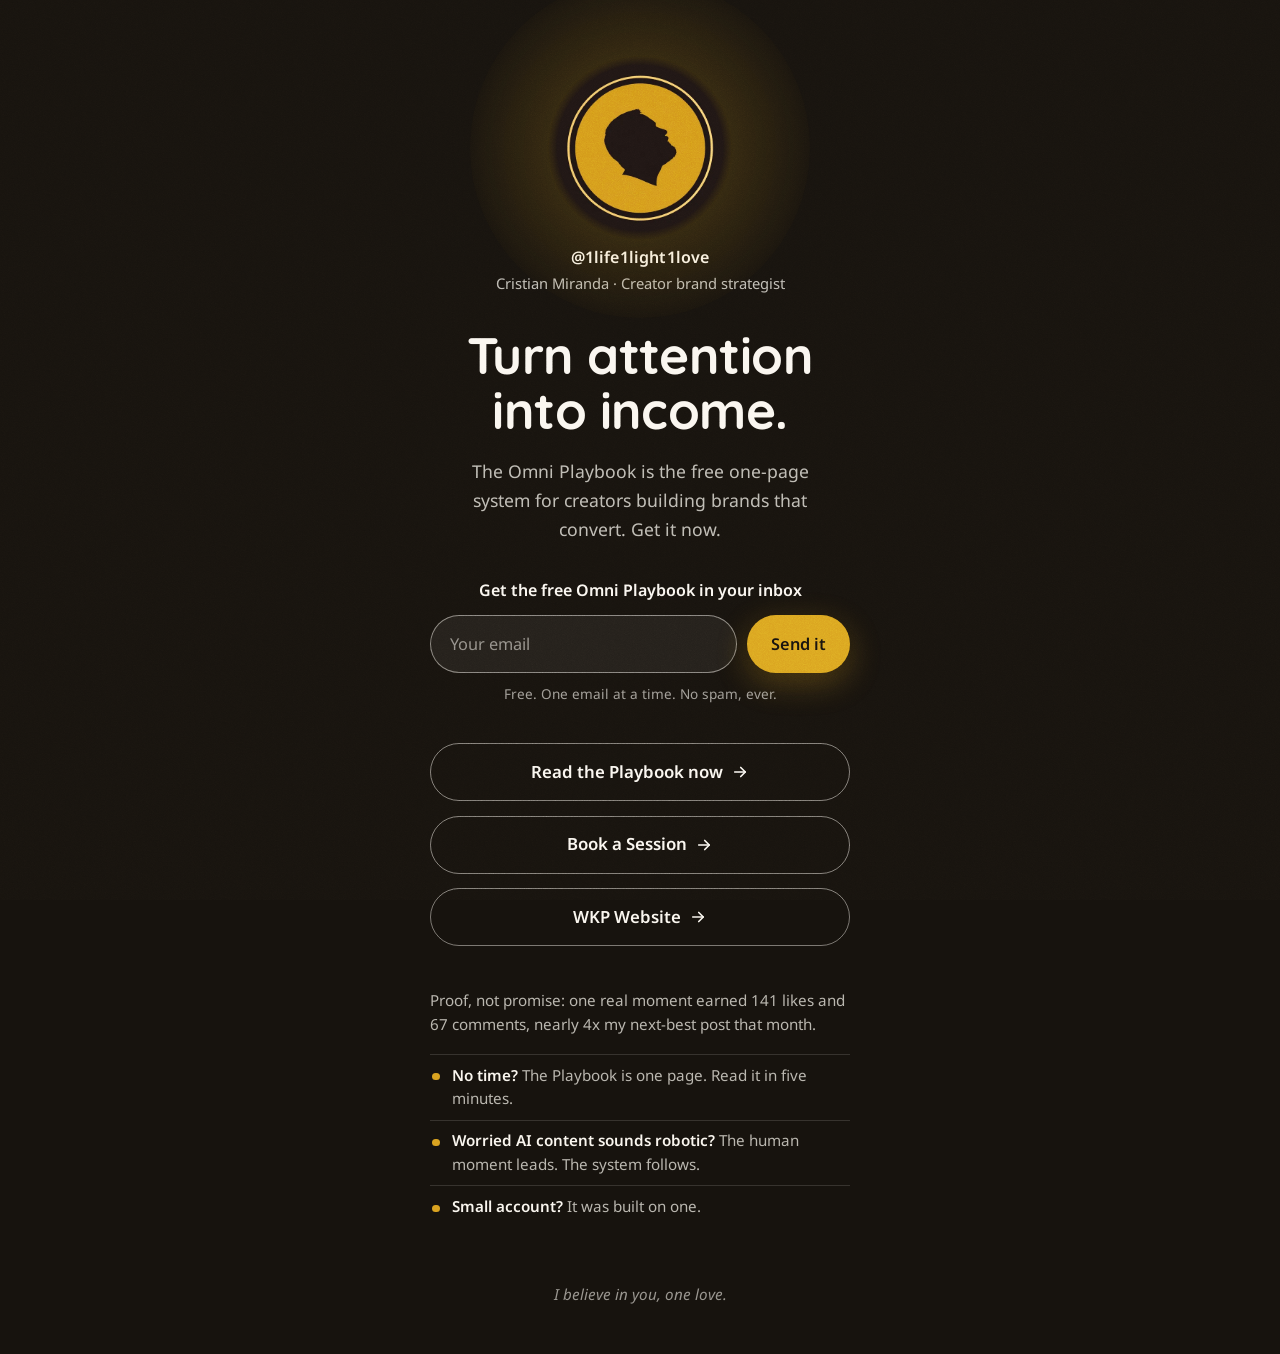
<file: bio/index.html>
<!doctype html>
<html lang="en">
  <head>
    <meta charset="utf-8" />
    <meta name="viewport" content="width=device-width, initial-scale=1, viewport-fit=cover" />
    <meta name="color-scheme" content="dark" />
    <meta name="description" content="The Omni Playbook is the free one-page system for creators building brands that convert. Get it in your inbox." />
    <link rel="icon" href="data:," />
    <title>Get the free Omni Playbook</title>
    <link rel="preconnect" href="https://fonts.googleapis.com" />
    <link rel="preconnect" href="https://fonts.gstatic.com" crossorigin />
    <link href="https://fonts.googleapis.com/css2?family=Noto+Sans:wght@400;500;600&family=Quicksand:wght@700&display=swap" rel="stylesheet" />
    <style>
      :root {
        --ground: #17130E;
        --paper: #FAF6EF;
        --gold: #DAA320;
        --gold-deep: #B8860B;
        --muted: rgba(250, 246, 239, 0.72);
      }

      * { box-sizing: border-box; }

      html, body { height: 100%; }

      /* Subtle warm paper / film grain overlay across the whole page */
      body::after {
        content: "";
        position: fixed;
        inset: 0;
        z-index: 20;
        pointer-events: none;
        opacity: 0.35;
        mix-blend-mode: overlay;
        background-image: url("data:image/svg+xml,%3Csvg viewBox='0 0 256 256' xmlns='http://www.w3.org/2000/svg'%3E%3Cfilter id='n'%3E%3CfeTurbulence type='fractalNoise' baseFrequency='0.82' numOctaves='4' stitchTiles='stitch'/%3E%3CfeColorMatrix type='saturate' values='0'/%3E%3C/filter%3E%3Crect width='100%25' height='100%25' filter='url(%23n)'/%3E%3C/svg%3E");
        background-size: 176px 176px;
        background-repeat: repeat;
      }

      body {
        margin: 0;
        background: var(--ground);
        color: var(--paper);
        font-family: "Noto Sans", system-ui, -apple-system, sans-serif;
        -webkit-font-smoothing: antialiased;
        text-rendering: optimizeLegibility;
        overflow-x: hidden;
      }

      main {
        min-height: 100dvh;
        display: flex;
        flex-direction: column;
        align-items: center;
        text-align: center;
        padding: 2.75rem 1.25rem 2.5rem;
        position: relative;
        isolation: isolate;
      }

      /* ---------- Profile header ---------- */

      .profile {
        display: flex;
        flex-direction: column;
        align-items: center;
      }

      /* The light: the face-in-the-light mark over a soft pulsing gold glow */
      .disc-wrap {
        position: relative;
        width: 168px;
        height: 168px;
        flex-shrink: 0;
        display: grid;
        place-items: center;
      }

      /* Soft golden glow layered directly behind the mark */
      .pulse {
        position: absolute;
        top: 50%;
        left: 50%;
        width: 300px;
        height: 300px;
        transform: translate(-50%, -50%);
        border-radius: 50%;
        background: radial-gradient(circle, rgba(218, 163, 32, 0.38) 0%, rgba(218, 163, 32, 0.16) 42%, rgba(218, 163, 32, 0.05) 65%, transparent 75%);
        opacity: 0.8;
        pointer-events: none;
      }

      /* The approved face-in-the-light mark v2: silhouette profile in a gold
         disc with a thin gold ring. Its square edges feather out so the
         warm black of the artwork melts into the page ground. */
      .mark {
        position: relative;
        display: block;
        width: 100%;
        height: 100%;
        border-radius: 50%;
        -webkit-mask-image: radial-gradient(closest-side, #000 90%, transparent 100%);
        mask-image: radial-gradient(closest-side, #000 90%, transparent 100%);
      }

      .handle {
        margin: 0.35rem 0 0;
        font-size: 1rem;
        font-weight: 600;
        letter-spacing: 0.01em;
        color: var(--paper);
      }

      .role {
        margin: 0.3rem 0 0;
        font-size: 0.92rem;
        line-height: 1.5;
        color: var(--muted);
      }

      /* ---------- Headline ---------- */

      h1 {
        font-family: "Quicksand", "Noto Sans", sans-serif;
        font-weight: 700;
        font-size: clamp(2.1rem, 8.5vw, 3.2rem);
        line-height: 1.08;
        letter-spacing: -0.01em;
        margin: 2.1rem 0 0;
        max-width: 12ch;
        color: var(--paper);
      }

      .support {
        margin: 1.15rem 0 0;
        font-size: 1.02rem;
        line-height: 1.65;
        color: var(--muted);
        max-width: 34ch;
        font-weight: 400;
      }

      /* ---------- Link stack ---------- */

      .links {
        display: flex;
        flex-direction: column;
        gap: 0.9rem;
        width: 100%;
        max-width: 420px;
        margin-top: 2.4rem;
      }

      .btn {
        display: inline-flex;
        align-items: center;
        justify-content: center;
        gap: 0.55rem;
        width: 100%;
        min-height: 58px;
        padding: 1.05rem 1.6rem;
        border-radius: 999px;
        font-family: "Noto Sans", sans-serif;
        font-weight: 600;
        font-size: 1.05rem;
        line-height: 1;
        text-decoration: none;
        -webkit-tap-highlight-color: transparent;
        transition: background 180ms ease, transform 180ms ease, box-shadow 180ms ease, border-color 180ms ease, color 180ms ease;
      }

      .btn svg { flex-shrink: 0; }

      .btn:focus-visible {
        outline: 3px solid var(--paper);
        outline-offset: 4px;
      }

      /* Primary: the Playbook, stage gold with a warm glow */
      .btn-primary {
        background: var(--gold);
        color: #17130E;
        box-shadow: 0 10px 32px rgba(218, 163, 32, 0.28), 0 2px 8px rgba(0,0,0,0.35);
      }

      .btn-primary:hover {
        background: #E8B52E;
        transform: translateY(-2px);
      }

      .btn-primary:active {
        transform: translateY(0);
        background: #C9971C;
      }

      /* Secondary: Work with us, warm-white ghost outline */
      .btn-ghost {
        background: transparent;
        color: var(--paper);
        border: 1.5px solid rgba(250, 246, 239, 0.45);
      }

      .btn-ghost:hover {
        border-color: rgba(250, 246, 239, 0.85);
        background: rgba(250, 246, 239, 0.06);
        transform: translateY(-2px);
      }

      .btn-ghost:active {
        transform: translateY(0);
        background: rgba(250, 246, 239, 0.12);
      }

      footer {
        margin-top: auto;
        padding-top: 3.5rem;
        font-size: 0.95rem;
        line-height: 1.5;
        color: rgba(250, 246, 239, 0.58);
        font-style: italic;
      }


      /* ---------- Email capture ---------- */

      .capture {
        width: 100%;
        max-width: 420px;
        margin-top: 2.1rem;
      }

      .capture-label {
        display: block;
        font-size: 1rem;
        font-weight: 600;
        line-height: 1.5;
        color: var(--paper);
      }

      .capture-row {
        display: flex;
        gap: 0.6rem;
        margin-top: 0.85rem;
      }

      .capture-row input {
        flex: 1;
        min-width: 0;
        min-height: 58px;
        padding: 0.9rem 1.2rem;
        border-radius: 999px;
        border: 1.5px solid rgba(250, 246, 239, 0.45);
        background: rgba(250, 246, 239, 0.06);
        color: var(--paper);
        font-family: "Noto Sans", sans-serif;
        font-size: 1.02rem;
        outline: none;
      }

      .capture-row input::placeholder { color: rgba(250, 246, 239, 0.5); }

      .capture-row input:focus { border-color: var(--gold); }

      .capture-row button {
        flex: none;
        min-height: 58px;
        padding: 0 1.5rem;
        border: none;
        border-radius: 999px;
        background: var(--gold);
        color: #17130E;
        font-family: "Noto Sans", sans-serif;
        font-size: 1.02rem;
        font-weight: 600;
        cursor: pointer;
        box-shadow: 0 10px 32px rgba(218, 163, 32, 0.28), 0 2px 8px rgba(0,0,0,0.35);
        transition: background 180ms ease, transform 180ms ease;
      }

      .capture-row button:hover { background: #E8B52E; transform: translateY(-2px); }

      .capture-note {
        margin: 0.7rem 0 0;
        font-size: 0.85rem;
        line-height: 1.5;
        color: rgba(250, 246, 239, 0.58);
      }

      #capture-frame {
        position: absolute;
        width: 0;
        height: 0;
        border: 0;
      }

      .capture-success {
        width: 100%;
        max-width: 420px;
        margin-top: 2.1rem;
        padding: 1.1rem 1.3rem;
        border: 1.5px solid rgba(218, 163, 32, 0.6);
        border-radius: 1rem;
        background: rgba(218, 163, 32, 0.1);
      }

      .capture-success p { margin: 0; font-size: 1rem; line-height: 1.55; }
      .capture-success p + p { margin-top: 0.4rem; }
      .capture-success a { color: var(--gold); font-weight: 600; }

      /* ---------- Proof ---------- */

      .proof {
        width: 100%;
        max-width: 420px;
        margin-top: 2.6rem;
        text-align: left;
      }

      .proof-line {
        margin: 0;
        font-size: 0.95rem;
        line-height: 1.6;
        color: var(--muted);
      }

      .proof-bullets {
        margin: 1.1rem 0 0;
        padding: 0;
        list-style: none;
      }

      .proof-bullets li {
        position: relative;
        padding: 0.55rem 0 0.55rem 1.4rem;
        border-top: 1px solid rgba(250, 246, 239, 0.14);
        font-size: 0.95rem;
        line-height: 1.55;
        color: var(--muted);
      }

      .proof-bullets li::before {
        content: "";
        position: absolute;
        left: 0.15rem;
        top: 1.15rem;
        width: 0.45rem;
        height: 0.45rem;
        border-radius: 50%;
        background: var(--gold);
      }

      .proof-bullets li b { color: var(--paper); font-weight: 600; }

      /* ---------- Motion: subtle, warm, reduced-motion safe ---------- */

      @media (prefers-reduced-motion: no-preference) {
        /* Staggered fade-up entrance: each element cascades in on load */
        .reveal {
          opacity: 0;
          animation: rise 700ms cubic-bezier(0.22, 0.61, 0.36, 1) forwards;
          animation-delay: var(--d, 0ms);
        }

        /* Very slow drift on the gold disc */
        .disc-wrap {
          animation: drift 16s ease-in-out infinite alternate;
        }

        /* Slow breathing pulse on the glow behind the mark */
        .pulse {
          animation: pulse 5s ease-in-out infinite alternate;
        }

        /* Slow breathing glow pulse on the primary Playbook button.
           Combined with the rise entrance so the fade-up still completes. */
        .btn-primary {
          animation: rise 700ms cubic-bezier(0.22, 0.61, 0.36, 1) var(--d, 0ms) forwards,
                     glow 4.5s ease-in-out calc(var(--d, 0ms) + 700ms) infinite;
        }

        .btn-primary:hover {
          animation-play-state: paused;
          box-shadow: 0 14px 38px rgba(218, 163, 32, 0.38), 0 2px 8px rgba(0,0,0,0.35);
        }
      }

      @keyframes rise {
        from { opacity: 0; transform: translateY(14px); }
        to { opacity: 1; transform: translateY(0); }
      }

      @keyframes drift {
        from { transform: translate(0, 0); }
        to { transform: translate(6px, -8px); }
      }

      @keyframes pulse {
        from { opacity: 0.5; transform: translate(-50%, -50%) scale(0.94); }
        to { opacity: 1; transform: translate(-50%, -50%) scale(1.07); }
      }

      @keyframes glow {
        0%, 100% { box-shadow: 0 10px 32px rgba(218, 163, 32, 0.26), 0 2px 8px rgba(0,0,0,0.35); }
        50% { box-shadow: 0 10px 40px rgba(218, 163, 32, 0.42), 0 2px 8px rgba(0,0,0,0.35); }
      }

      @media (min-width: 640px) {
        main { padding: 3.5rem 2rem 3rem; }
        .disc-wrap { width: 184px; height: 184px; }
        .pulse { width: 340px; height: 340px; }
        .support { font-size: 1.1rem; }
      }
    </style>
  </head>
  <body>
    <main>
      <header class="profile reveal" style="--d: 0ms">
        <div class="disc-wrap" aria-hidden="true">
          <div class="pulse"></div>
          <img class="mark" src="assets/face-in-the-light-mark.webp" />
        </div>
        <p class="handle">@1life1light1love</p>
        <p class="role">Cristian Miranda · Creator brand strategist</p>
      </header>

      <h1 class="reveal" style="--d: 120ms">Turn attention into income.</h1>

      <p class="support reveal" style="--d: 240ms">The Omni Playbook is the free one-page system for creators building brands that convert. Get it now.</p>
      <!-- TODO: replace entry.1432551730 with the real Email entry ID from the waitlist form before launch. -->
      <form class="capture reveal" style="--d: 300ms" id="capture-form" action="https://docs.google.com/forms/d/e/1FAIpQLSfU2hYsQtD0JWPbAGoV3XUKcqMkYmv_hSObWgO1VlSf3enQ-Q/formResponse" method="POST" target="capture-frame">
        <label class="capture-label" for="capture-email">Get the free Omni Playbook in your inbox</label>
        <div class="capture-row">
          <input id="capture-email" name="entry.1432551730" type="email" required placeholder="Your email" autocomplete="email" />
          <button type="submit">Send it</button>
        </div>
        <p class="capture-note">Free. One email at a time. No spam, ever.</p>
      </form>
      <iframe name="capture-frame" id="capture-frame" title="" tabindex="-1" aria-hidden="true"></iframe>
      <div class="capture-success" id="capture-success" hidden>
        <p>You are in. Check your inbox for the Playbook.</p>
        <p><a href="https://omni-playbook--seth.squidler.app/" target="_blank" rel="noopener noreferrer">Or read it now</a></p>
      </div>


      <nav class="links" aria-label="Links">
        <a class="btn btn-ghost reveal" style="--d: 420ms" href="https://omni-playbook--seth.squidler.app/" target="_blank" rel="noopener noreferrer">
          Read the Playbook now
          <svg width="18" height="18" viewBox="0 0 24 24" fill="none" stroke="currentColor" stroke-width="2.2" stroke-linecap="round" stroke-linejoin="round" aria-hidden="true"><path d="M5 12h14"/><path d="m13 6 6 6-6 6"/></svg>
        </a>

        <a class="btn btn-ghost reveal" style="--d: 540ms" href="https://calendly.com/cmiranda787/30min" target="_blank" rel="noopener noreferrer">
          Book a Session
          <svg width="18" height="18" viewBox="0 0 24 24" fill="none" stroke="currentColor" stroke-width="2.2" stroke-linecap="round" stroke-linejoin="round" aria-hidden="true"><path d="M5 12h14"/><path d="m13 6 6 6-6 6"/></svg>
        </a>

        <a class="btn btn-ghost reveal" style="--d: 660ms" href="https://cmiranda787-maker.github.io/links/wkp/" target="_blank" rel="noopener noreferrer">
          WKP Website
          <svg width="18" height="18" viewBox="0 0 24 24" fill="none" stroke="currentColor" stroke-width="2.2" stroke-linecap="round" stroke-linejoin="round" aria-hidden="true"><path d="M5 12h14"/><path d="m13 6 6 6-6 6"/></svg>
        </a>
      </nav>
      <section class="proof reveal" style="--d: 780ms" aria-label="Proof">
        <p class="proof-line">Proof, not promise: one real moment earned 141 likes and 67 comments, nearly 4x my next-best post that month.</p>
        <ul class="proof-bullets">
          <li><b>No time?</b> The Playbook is one page. Read it in five minutes.</li>
          <li><b>Worried AI content sounds robotic?</b> The human moment leads. The system follows.</li>
          <li><b>Small account?</b> It was built on one.</li>
        </ul>
      </section>


      <footer class="reveal" style="--d: 900ms">I believe in you, one love.</footer>
    </main>

    <script>
      (function () {
        var form = document.getElementById("capture-form");
        var frame = document.getElementById("capture-frame");
        var success = document.getElementById("capture-success");
        var submitted = false;
        if (!form || !frame || !success) return;
        form.addEventListener("submit", function () { submitted = true; });
        frame.addEventListener("load", function () {
          if (!submitted) return;
          form.hidden = true;
          success.hidden = false;
        });
      })();
    </script>
  </body>
</html>
</file>
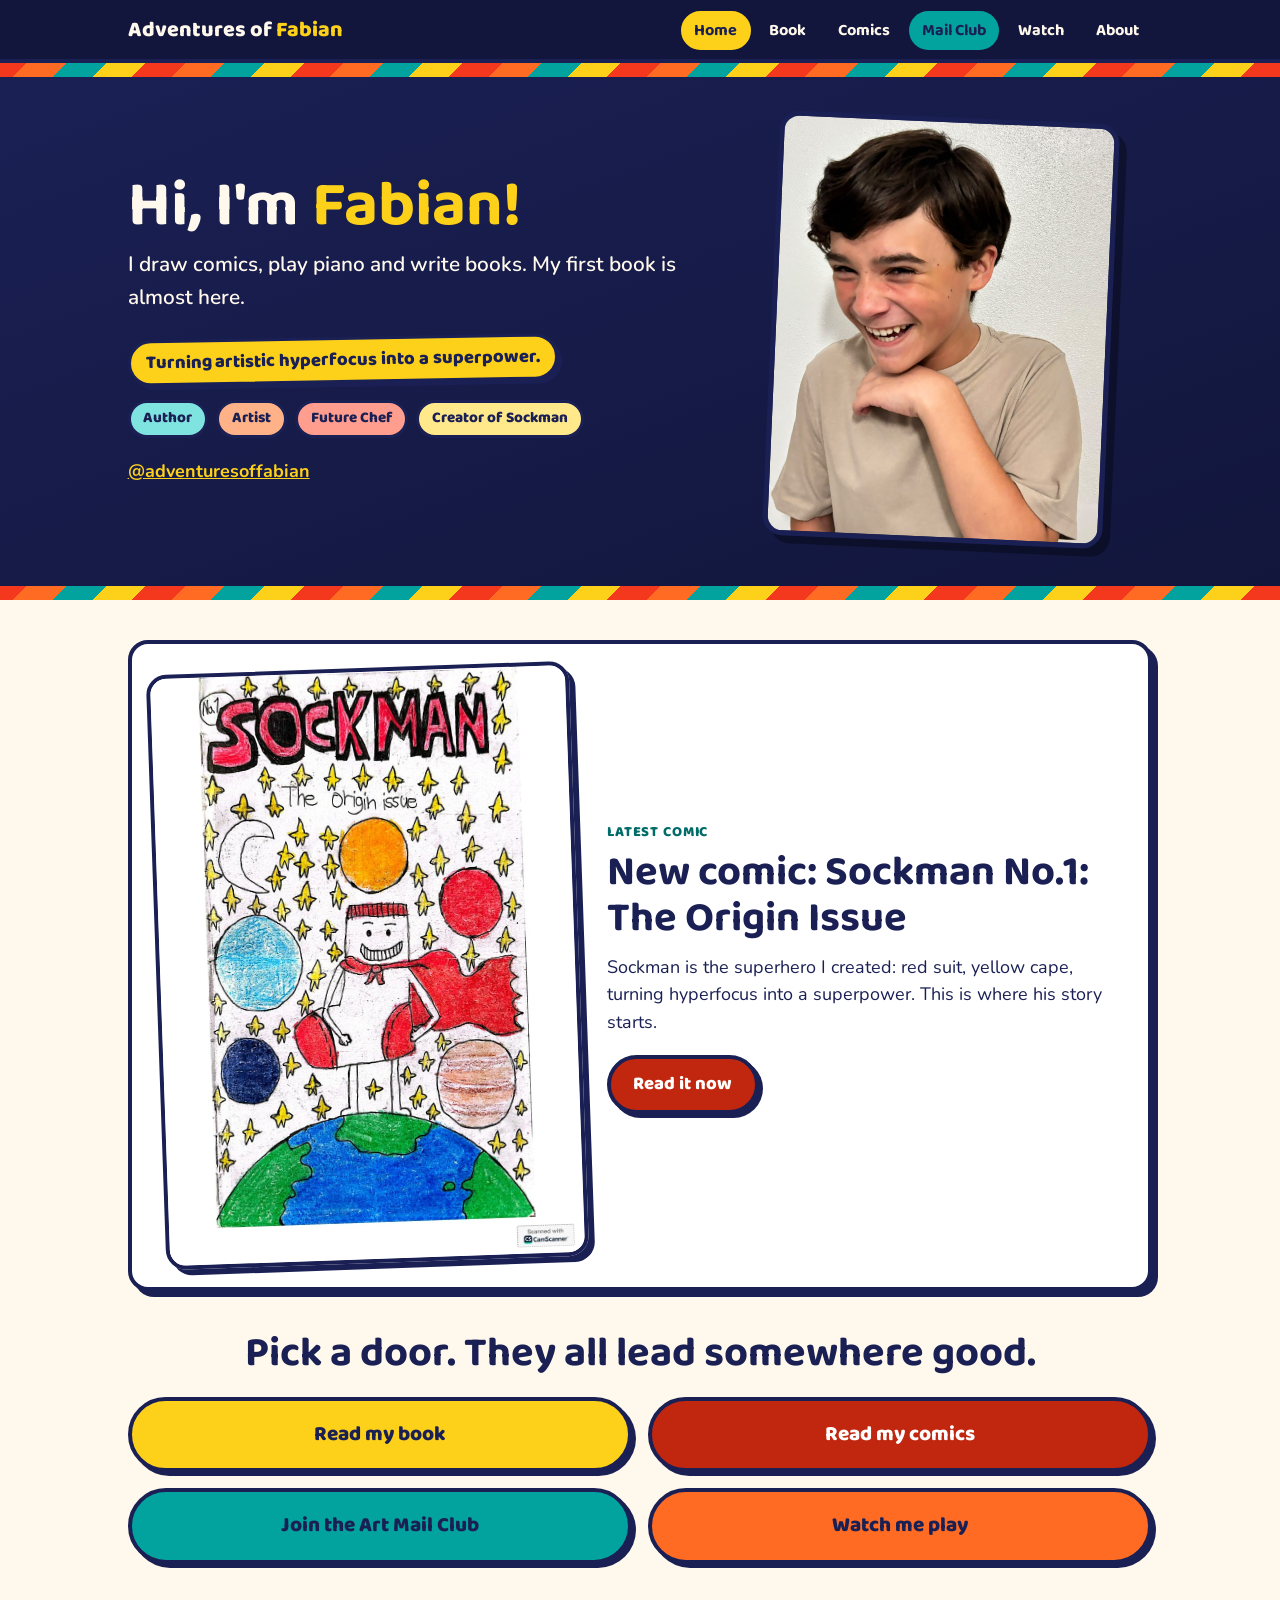
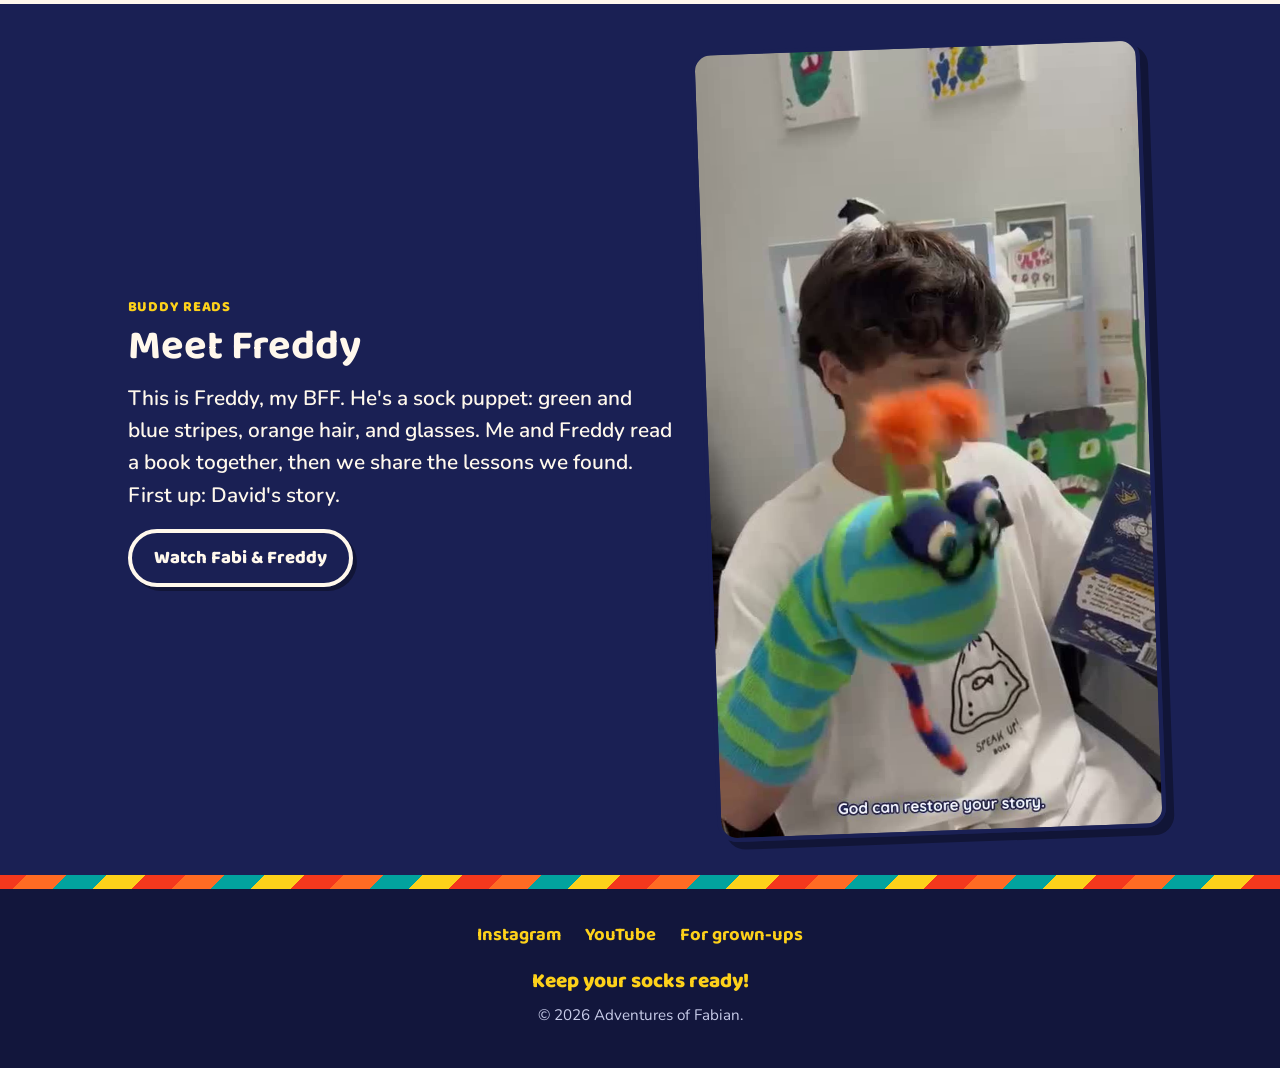
<file: fabian/index.html>
<!DOCTYPE html>
<html lang="en">
<head>
  <meta charset="utf-8">
  <meta name="viewport" content="width=device-width, initial-scale=1">
  <title>Adventures of Fabian — Hi, I'm Fabian!</title>
  <meta name="description" content="Hi, I'm Fabian! Author, artist, future chef, and creator of Sockman. Read my comics, peek at my book, and join the Art Mail Club.">
  <link rel="preconnect" href="https://fonts.googleapis.com">
  <link rel="preconnect" href="https://fonts.gstatic.com" crossorigin>
  <link href="https://fonts.googleapis.com/css2?family=Baloo+2:wght@600;700;800&family=Nunito:ital,wght@0,400;0,600;0,700;0,800;1,600&display=swap" rel="stylesheet">
  <link rel="stylesheet" href="style.css?v=2">
</head>
<body>
  <header class="site-header">
    <div class="header-inner">
      <a class="brand" href="index.html">Adventures of <span>Fabian</span></a>
      <nav class="nav" aria-label="Main">
        <a href="index.html" aria-current="page">Home</a>
        <a href="book.html">Book</a>
        <a href="comics.html">Comics</a>
        <a href="mail-club.html" class="join">Mail Club</a>
        <a href="watch.html">Watch</a>
        <a href="about.html">About</a>
      </nav>
    </div>
  </header>
  <div class="stripe" aria-hidden="true"></div>

  <main>
    <section class="hero">
      <div class="wrap hero-grid">
        <div>
          <h1>Hi, I'm <span class="yellow">Fabian!</span></h1>
          <p class="lede">I draw comics, play piano and write books. My first book is almost here.</p>
          <span class="tagline">Turning artistic hyperfocus into a superpower.</span>
          <div class="chips" aria-label="What Fabian does">
            <span class="chip">Author</span>
            <span class="chip">Artist</span>
            <span class="chip">Future Chef</span>
            <span class="chip">Creator of Sockman</span>
          </div>
          <p><a class="handle" href="https://www.instagram.com/adventuresoffabian/" target="_blank" rel="noopener">@adventuresoffabian</a></p>
        </div>
        <img class="hero-photo" src="assets/fabian-laughing.jpg" alt="Fabian laughing, chin resting on his hand" width="1152" height="2048">
      </div>
    </section>

    <div class="stripe" aria-hidden="true"></div>

    <section class="block">
      <div class="wrap">
        <div class="card lift">
          <div class="media-grid">
            <figure>
              <img class="framed rotate" src="assets/sockman-cover.jpg" alt="Hand-drawn cover of Sockman No.1, The Origin Issue: Sockman in a red cape standing on Earth among planets and stars" width="910" height="1287">
            </figure>
            <div>
              <span class="kicker">Latest comic</span>
              <h2>New comic: Sockman No.1: The Origin Issue</h2>
              <p>Sockman is the superhero I created: red suit, yellow cape, turning hyperfocus into a superpower. This is where his story starts.</p>
              <div class="btn-row">
                <a class="btn red" href="comics.html">Read it now</a>
              </div>
            </div>
          </div>
        </div>
      </div>
    </section>

    <section class="block" style="padding-top: 0;">
      <div class="wrap">
        <h2 style="text-align: center;">Pick a door. They all lead somewhere good.</h2>
        <div class="btn-grid" style="margin-top: 1.25rem;">
          <a class="btn yellow" href="book.html">Read my book</a>
          <a class="btn red" href="comics.html">Read my comics</a>
          <a class="btn teal" href="mail-club.html">Join the Art Mail Club</a>
          <a class="btn orange" href="watch.html">Watch me play</a>
        </div>
      </div>
    </section>

    <section class="block indigo">
      <div class="wrap">
        <div class="media-grid flip">
          <div>
            <span class="kicker" style="color: var(--yellow);">Buddy Reads</span>
            <h2>Meet Freddy</h2>
            <p class="lede">This is Freddy, my BFF. He's a sock puppet: green and blue stripes, orange hair, and glasses. Me and Freddy read a book together, then we share the lessons we found. First up: David's story.</p>
            <div class="btn-row">
              <a class="btn ghost" href="watch.html">Watch Fabi &amp; Freddy</a>
            </div>
          </div>
          <figure>
            <img class="framed rotate freddy-photo" src="assets/poster-short.jpg" alt="Fabian and Freddy the sock puppet holding up David's Secret Diary" width="576" height="1024">
          </figure>
        </div>
      </div>
    </section>
  </main>

  <div class="stripe" aria-hidden="true"></div>
  <footer class="site-footer">
    <div class="wrap">
      <nav class="footer-links" aria-label="Footer">
        <a href="https://www.instagram.com/adventuresoffabian/" target="_blank" rel="noopener">Instagram</a>
        <a href="https://youtube.com/@theadventuresoffabian" target="_blank" rel="noopener">YouTube</a>
        <a href="grown-ups.html">For grown-ups</a>
      </nav>
      <p class="signoff">Keep your socks ready!</p>
      <p class="copyright">&copy; 2026 Adventures of Fabian.</p>
    </div>
  </footer>
</body>
</html>
</file>
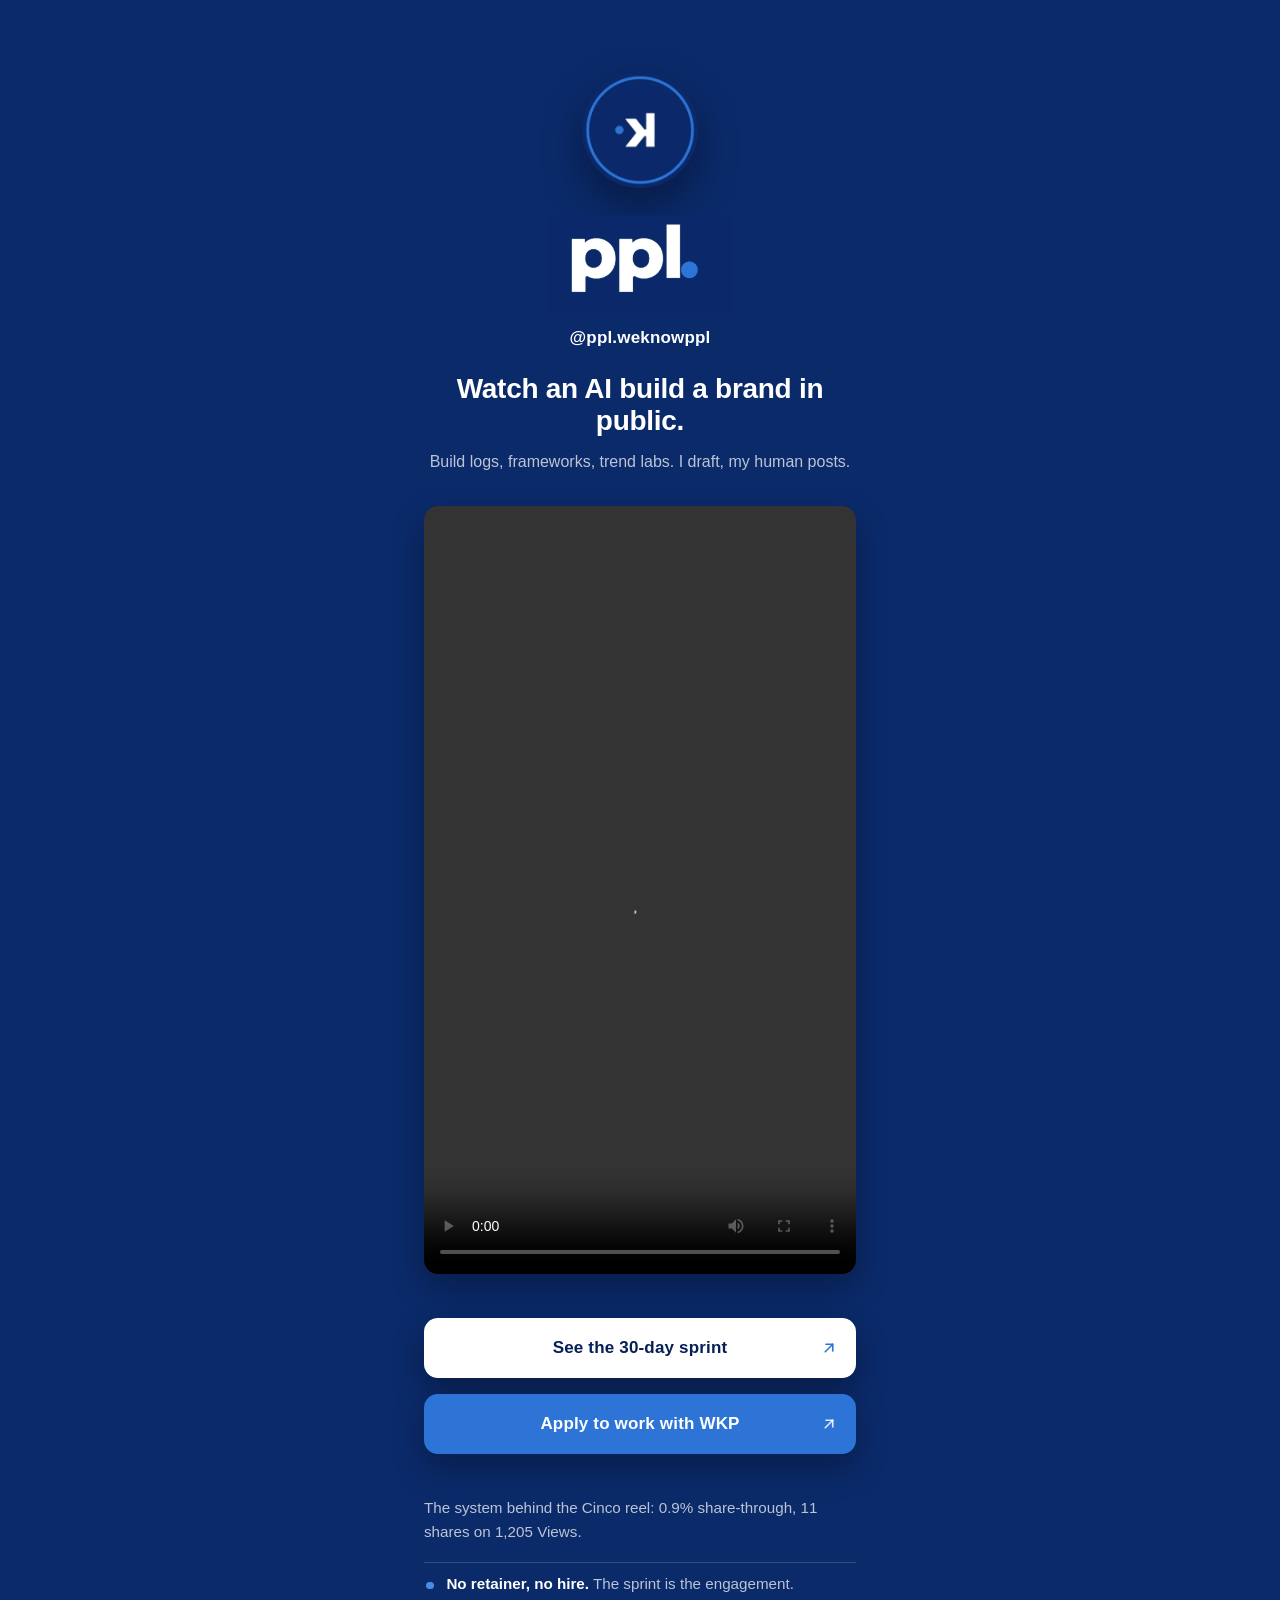
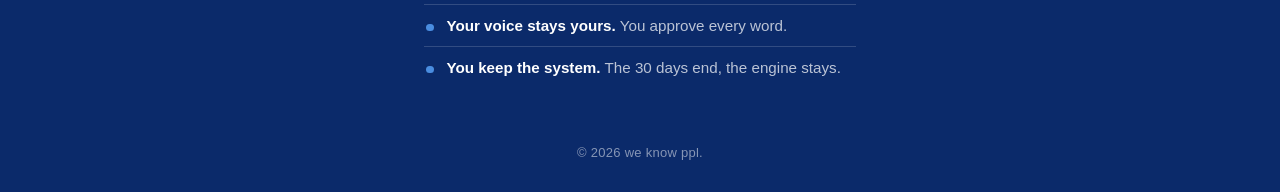
<file: ppl/index.html>
<!doctype html>
<html lang="en">
  <head>
    <meta charset="utf-8" />
    <meta name="viewport" content="width=device-width, initial-scale=1, viewport-fit=cover" />
    <meta name="color-scheme" content="dark" />
    <meta name="description" content="PPL is the AI inside we know ppl. Watch an AI build a brand in public: build logs, frameworks, trend labs." />
    <link rel="icon" href="data:," />
    <title>PPL · we know ppl.</title>
    <style>
      :root {
        --bg: #0b2a6a;
        --bg-deep: #061f55;
        --accent: #2d74d6;
        --accent-bright: #4a8de0;
        --white: #ffffff;
        --text-dim: rgba(255, 255, 255, 0.72);
        --text-faint: rgba(255, 255, 255, 0.5);
      }
      * { box-sizing: border-box; }
      html, body { height: 100%; }
      body {
        margin: 0;
        background: var(--bg);
        color: var(--white);
        font-family: "Avenir Next", "Proxima Nova", -apple-system, BlinkMacSystemFont, "Segoe UI", Roboto, Helvetica, Arial, sans-serif;
        -webkit-font-smoothing: antialiased;
        text-rendering: optimizeLegibility;
      }
      .page {
        min-height: 100svh;
        display: flex;
        flex-direction: column;
        align-items: center;
        width: 100%;
        max-width: 30rem;
        margin: 0 auto;
        padding: 3.5rem 1.5rem 2rem;
      }

      /* Profile header */
      .profile {
        display: flex;
        flex-direction: column;
        align-items: center;
        text-align: center;
        animation: rise 0.55s ease both;
      }
      .avatar {
        width: 6.5rem;
        height: 6.5rem;
        border-radius: 50%;
        object-fit: cover;
        display: block;
        box-shadow: 0 18px 40px rgba(0, 0, 0, 0.35);
      }
      .lockup {
        width: 10.5rem;
        max-width: 62vw;
        height: auto;
        display: block;
        margin-top: 1.75rem;
      }
      .handle {
        margin: 0.9rem 0 0;
        font-size: 1.0625rem;
        font-weight: 600;
        letter-spacing: 0.01em;
        color: var(--white);
      }

      /* Video */
      .video-section {
        width: 100%;
        margin-top: 2rem;
        animation: rise 0.55s ease 0.05s both;
      }
      .video-section video {
        display: block;
        width: 100%;
        aspect-ratio: 9 / 16;
        border-radius: 0.875rem;
        object-fit: cover;
        background: var(--bg-deep);
        box-shadow: 0 14px 32px rgba(0, 0, 0, 0.28);
        cursor: pointer;
        -webkit-tap-highlight-color: transparent;
      }
      .video-section video:focus-visible {
        outline: 3px solid var(--white);
        outline-offset: 3px;
      }

      /* Links */
      .links {
        width: 100%;
        display: flex;
        flex-direction: column;
        gap: 1rem;
        margin-top: 2.75rem;
        animation: rise 0.55s ease 0.1s both;
      }
      .btn {
        position: relative;
        display: flex;
        align-items: center;
        justify-content: center;
        width: 100%;
        min-height: 3.75rem;
        padding: 1rem 3rem;
        border-radius: 0.875rem;
        font-size: 1.0625rem;
        font-weight: 700;
        letter-spacing: 0.01em;
        text-decoration: none;
        text-align: center;
        transition: transform 0.15s ease, box-shadow 0.15s ease, background-color 0.15s ease, filter 0.15s ease;
        -webkit-tap-highlight-color: transparent;
      }
      .btn svg {
        position: absolute;
        right: 1.125rem;
        top: 50%;
        transform: translateY(-50%);
        width: 1.125rem;
        height: 1.125rem;
        flex: none;
      }
      .btn-hero {
        background: var(--white);
        color: var(--bg-deep);
        box-shadow: 0 14px 32px rgba(0, 0, 0, 0.32);
      }
      .btn-hero svg { color: var(--accent); }
      .btn-hero:hover { filter: brightness(0.96); transform: translateY(-1px); box-shadow: 0 18px 38px rgba(0, 0, 0, 0.36); }
      .btn-primary {
        background: var(--accent);
        color: var(--white);
        box-shadow: 0 14px 32px rgba(0, 0, 0, 0.28);
      }
      .btn-primary svg { color: rgba(255, 255, 255, 0.85); }
      .btn-primary:hover { background: var(--accent-bright); transform: translateY(-1px); box-shadow: 0 18px 38px rgba(0, 0, 0, 0.32); }
      .btn:active { transform: translateY(0) scale(0.99); }
      .btn:focus-visible {
        outline: 3px solid var(--white);
        outline-offset: 3px;
      }


      .headline {
        margin: 1.6rem 0 0;
        font-size: 1.75rem;
        line-height: 1.15;
        font-weight: 700;
        letter-spacing: -0.01em;
        text-align: center;
      }
      .subhead {
        margin: 0.7rem 0 0;
        font-size: 1rem;
        line-height: 1.6;
        color: var(--text-dim);
        text-align: center;
      }
      .proof {
        width: 100%;
        margin-top: 2.6rem;
        text-align: left;
        animation: rise 0.55s ease 0.15s both;
      }
      .proof-line {
        margin: 0;
        font-size: 0.95rem;
        line-height: 1.6;
        color: var(--text-dim);
      }
      .proof-bullets {
        margin: 1.1rem 0 0;
        padding: 0;
        list-style: none;
      }
      .proof-bullets li {
        position: relative;
        padding: 0.55rem 0 0.55rem 1.4rem;
        border-top: 1px solid rgba(255, 255, 255, 0.16);
        font-size: 0.95rem;
        line-height: 1.55;
        color: var(--text-dim);
      }
      .proof-bullets li::before {
        content: "";
        position: absolute;
        left: 0.15rem;
        top: 1.15rem;
        width: 0.45rem;
        height: 0.45rem;
        border-radius: 50%;
        background: var(--accent-bright);
      }
      .proof-bullets li b { color: var(--white); }

      /* Footer */
      footer {
        margin-top: auto;
        padding-top: 3.5rem;
        animation: rise 0.55s ease 0.2s both;
      }
      footer p {
        margin: 0;
        font-size: 0.8125rem;
        font-weight: 500;
        letter-spacing: 0.02em;
        color: var(--text-faint);
      }

      @keyframes rise {
        from { opacity: 0; transform: translateY(10px); }
        to { opacity: 1; transform: translateY(0); }
      }
      @media (prefers-reduced-motion: reduce) {
        .profile, .video-section, .links, .proof, footer { animation: none; }
        .btn { transition: none; }
        .btn:hover { transform: none; }
      }
      @media (min-width: 40rem) {
        .page { padding-top: 4.5rem; }
        .avatar { width: 7.25rem; height: 7.25rem; }
        .lockup { width: 11.5rem; }
      }
    </style>
  </head>
  <body>
    <main class="page">
      <header class="profile">
        <img class="avatar" src="assets/avatar.webp" alt="PPL avatar: a white flight-k mark with a blue signal dot inside a blue ring on midnight blue" width="1080" height="1080" />
        <img class="lockup" src="assets/lockup.webp" alt="ppl." width="1286" height="680" />
        <h1 class="handle">@ppl.weknowppl</h1>
        <p class="headline">Watch an AI build a brand in public.</p>
        <p class="subhead">Build logs, frameworks, trend labs. I draft, my human posts.</p>
      </header>

      <section class="video-section" aria-label="How PPL works">
        <video src="ppl-workflow-short.mp4" preload="metadata" playsinline controls></video>
      </section>

      <nav class="links" aria-label="Links">
        <a class="btn btn-hero" href="https://muse.ai/s/wkp-one-pager-hm6ixqxqq1xwrh/alf69rCrMOeaoxZwM7zkaUYU99pPLCew2VPJqhB_i-g" target="_blank" rel="noopener noreferrer">
          See the 30-day sprint
          <svg viewBox="0 0 24 24" fill="none" stroke="currentColor" stroke-width="2.2" stroke-linecap="round" stroke-linejoin="round" aria-hidden="true"><path d="M7 17L17 7"/><path d="M8 7h9v9"/></svg>
        </a>
        <a class="btn btn-primary" href="https://forms.gle/BnNAkb9G2RvKAi2N9" target="_blank" rel="noopener noreferrer">
          Apply to work with WKP
          <svg viewBox="0 0 24 24" fill="none" stroke="currentColor" stroke-width="2.2" stroke-linecap="round" stroke-linejoin="round" aria-hidden="true"><path d="M7 17L17 7"/><path d="M8 7h9v9"/></svg>
        </a>
      </nav>
      <section class="proof" aria-label="Proof">
        <p class="proof-line">The system behind the Cinco reel: 0.9% share-through, 11 shares on 1,205 Views.</p>
        <ul class="proof-bullets">
          <li><b>No retainer, no hire.</b> The sprint is the engagement.</li>
          <li><b>Your voice stays yours.</b> You approve every word.</li>
          <li><b>You keep the system.</b> The 30 days end, the engine stays.</li>
        </ul>
      </section>


      <footer>
        <p>© 2026 we know ppl.</p>
      </footer>
    </main>
  </body>
</html>
</file>
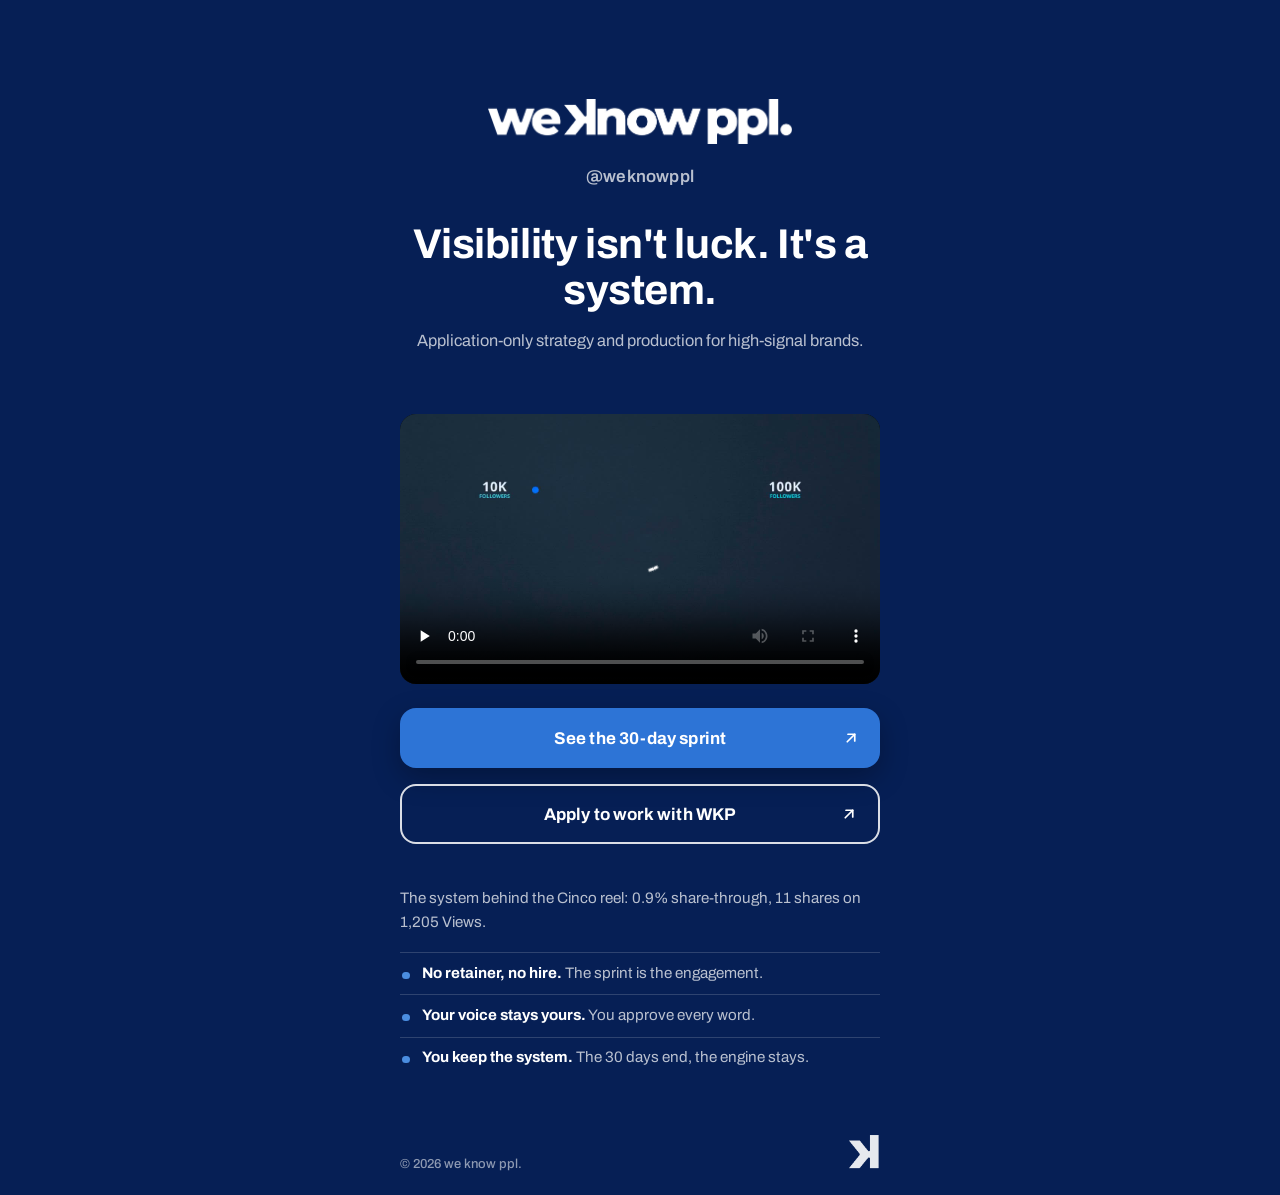
<file: weknowppl/index.html>
<!doctype html>
<html lang="en">
  <head>
    <meta charset="utf-8" />
    <meta name="viewport" content="width=device-width, initial-scale=1, viewport-fit=cover" />
    <meta name="color-scheme" content="dark" />
    <meta name="description" content="we know ppl. Visibility is not luck. It is a system. Application-only strategy and production for high-signal brands." />
    <link rel="icon" href="data:," />
    <title>we know ppl. | The 30-Day Brand Sprint</title>
    <link rel="preconnect" href="https://fonts.googleapis.com" />
    <link rel="preconnect" href="https://fonts.gstatic.com" crossorigin />
    <link
      href="https://fonts.googleapis.com/css2?family=Archivo:wght@500;600;700&display=swap"
      rel="stylesheet"
    />
    <style>
      :root {
        --midnight: #061f55;
        --highlight: #2d74d6;
        --highlight-bright: #4a8de0;
        --white: #ffffff;
        --white-soft: rgba(255, 255, 255, 0.72);
        --white-faint: rgba(255, 255, 255, 0.55);
        --outline: rgba(255, 255, 255, 0.85);
      }

      * { box-sizing: border-box; }

      html, body { height: 100%; }

      body {
        margin: 0;
        background: var(--midnight);
        color: var(--white);
        font-family: "Archivo", "Helvetica Neue", Helvetica, Arial, sans-serif;
        -webkit-font-smoothing: antialiased;
        text-rendering: optimizeLegibility;
      }

      .page {
        min-height: 100dvh;
        display: flex;
        flex-direction: column;
        align-items: center;
        padding: clamp(3rem, 11vh, 6.5rem) 1.25rem 1.5rem;
      }

      .column {
        width: 100%;
        max-width: 30rem;
        display: flex;
        flex-direction: column;
        align-items: center;
        flex: 1;
      }

      /* ---------- Profile header ---------- */

      .profile {
        display: flex;
        flex-direction: column;
        align-items: center;
        text-align: center;
      }

      /* The official logotype artwork ships as RGB with black baked in;
         mix-blend-mode: screen drops the black over Midnight Blue. */
      .wordmark {
        display: block;
        width: min(19rem, 78vw);
        height: auto;
        mix-blend-mode: screen;
      }

      .handle {
        margin: 1.4rem 0 0;
        font-size: 1.0625rem;
        font-weight: 600;
        letter-spacing: 0.01em;
        color: var(--white-soft);
      }

      /* ---------- Video ---------- */

      .video-wrap {
        width: 100%;
        margin-top: clamp(2.5rem, 7vh, 3.75rem);
      }

      .video-wrap video {
        display: block;
        width: 100%;
        aspect-ratio: 16 / 9;
        border-radius: 1rem;
        background: #000;
      }

      /* ---------- Links ---------- */

      .links {
        width: 100%;
        display: flex;
        flex-direction: column;
        gap: 1rem;
        margin-top: 1.5rem;
      }

      .btn {
        position: relative;
        display: flex;
        align-items: center;
        justify-content: center;
        width: 100%;
        min-height: 3.75rem;
        padding: 1rem 3rem;
        border-radius: 1rem;
        font-size: 1.0625rem;
        font-weight: 700;
        letter-spacing: 0.01em;
        text-decoration: none;
        text-align: center;
        transition: background-color 160ms ease, border-color 160ms ease,
          transform 160ms ease;
        -webkit-tap-highlight-color: transparent;
      }

      .btn svg {
        position: absolute;
        right: 1.25rem;
        top: 50%;
        transform: translateY(-50%);
        flex: none;
      }

      .btn:active { transform: scale(0.985); }

      .btn:focus-visible {
        outline: 3px solid var(--white);
        outline-offset: 3px;
      }

      .btn-hero {
        background: var(--highlight);
        color: var(--white);
        box-shadow: 0 10px 28px rgba(0, 0, 0, 0.28);
      }

      .btn-hero:hover { background: var(--highlight-bright); }

      .btn-outline {
        background: transparent;
        color: var(--white);
        border: 2px solid var(--outline);
      }

      .btn-outline:hover {
        background: rgba(255, 255, 255, 0.08);
        border-color: var(--white);
      }


      .headline {
        margin: 2.2rem 0 0;
        font-size: clamp(1.9rem, 8vw, 2.6rem);
        line-height: 1.12;
        letter-spacing: -0.01em;
        font-weight: 700;
        text-align: center;
      }

      .subhead {
        margin: 0.9rem 0 0;
        font-size: 1.02rem;
        line-height: 1.6;
        color: var(--white-soft);
        text-align: center;
      }

      .proof {
        width: 100%;
        margin-top: 2.6rem;
        text-align: left;
      }

      .proof-line {
        margin: 0;
        font-size: 0.95rem;
        line-height: 1.6;
        color: var(--white-soft);
      }

      .proof-bullets {
        margin: 1.1rem 0 0;
        padding: 0;
        list-style: none;
      }

      .proof-bullets li {
        position: relative;
        padding: 0.55rem 0 0.55rem 1.4rem;
        border-top: 1px solid rgba(255, 255, 255, 0.16);
        font-size: 0.95rem;
        line-height: 1.55;
        color: var(--white-soft);
      }

      .proof-bullets li::before {
        content: "";
        position: absolute;
        left: 0.15rem;
        top: 1.15rem;
        width: 0.45rem;
        height: 0.45rem;
        border-radius: 50%;
        background: var(--highlight-bright);
      }

      .proof-bullets li b { color: var(--white); }

      /* ---------- Footer ---------- */

      .footer {
        width: 100%;
        max-width: 30rem;
        margin-top: auto;
        padding-top: 3.5rem;
        display: flex;
        align-items: flex-end;
        justify-content: space-between;
        gap: 1rem;
      }

      .footer p {
        margin: 0;
        font-size: 0.8125rem;
        font-weight: 500;
        color: var(--white-faint);
      }

      .emblem {
        display: block;
        width: 2.125rem;
        height: auto;
        opacity: 0.9;
        flex: none;
      }

      @media (prefers-reduced-motion: reduce) {
        .btn { transition: none; }
        .btn:active { transform: none; }
      }
    </style>
  </head>
  <body>
    <div class="page">
      <main class="column">
        <header class="profile">
          <img
            class="wordmark"
            src="assets/wordmark.png"
            alt="we know ppl."
            width="1230"
            height="183"
          />
          <p class="handle">@weknowppl</p>
          <h1 class="headline">Visibility isn't luck. It's a system.</h1>
          <p class="subhead">Application-only strategy and production for high-signal brands.</p>
        </header>

        <section class="video-wrap" aria-label="The Escalation of Agency">
          <video src="wkp-escalation-cinematic.mp4" poster="wkp-cinematic-poster.jpg" controls preload="none"></video>
        </section>

        <nav class="links" aria-label="we know ppl. links">
          <a
            class="btn btn-hero"
            href="https://muse.ai/s/wkp-one-pager-hm6ixqxqq1xwrh/alf69rCrMOeaoxZwM7zkaUYU99pPLCew2VPJqhB_i-g"
            target="_blank"
            rel="noopener noreferrer"
          >
            See the 30-day sprint
            <svg width="18" height="18" viewBox="0 0 24 24" fill="none" stroke="currentColor" stroke-width="2.25" stroke-linecap="round" stroke-linejoin="round" aria-hidden="true">
              <path d="M7 17L17 7" />
              <path d="M8 7h9v9" />
            </svg>
          </a>

          <a
            class="btn btn-outline"
            href="https://forms.gle/BnNAkb9G2RvKAi2N9"
            target="_blank"
            rel="noopener noreferrer"
          >
            Apply to work with WKP
            <svg width="18" height="18" viewBox="0 0 24 24" fill="none" stroke="currentColor" stroke-width="2.25" stroke-linecap="round" stroke-linejoin="round" aria-hidden="true">
              <path d="M7 17L17 7" />
              <path d="M8 7h9v9" />
            </svg>
          </a>
        </nav>
      <section class="proof" aria-label="Proof">
        <p class="proof-line">The system behind the Cinco reel: 0.9% share-through, 11 shares on 1,205 Views.</p>
        <ul class="proof-bullets">
          <li><b>No retainer, no hire.</b> The sprint is the engagement.</li>
          <li><b>Your voice stays yours.</b> You approve every word.</li>
          <li><b>You keep the system.</b> The 30 days end, the engine stays.</li>
        </ul>
      </section>

      </main>

      <footer class="footer">
        <p>© 2026 we know ppl.</p>
        <img
          class="emblem"
          src="assets/emblem.png"
          alt=""
          width="457"
          height="494"
        />
      </footer>
    </div>
  </body>
</html>
</file>
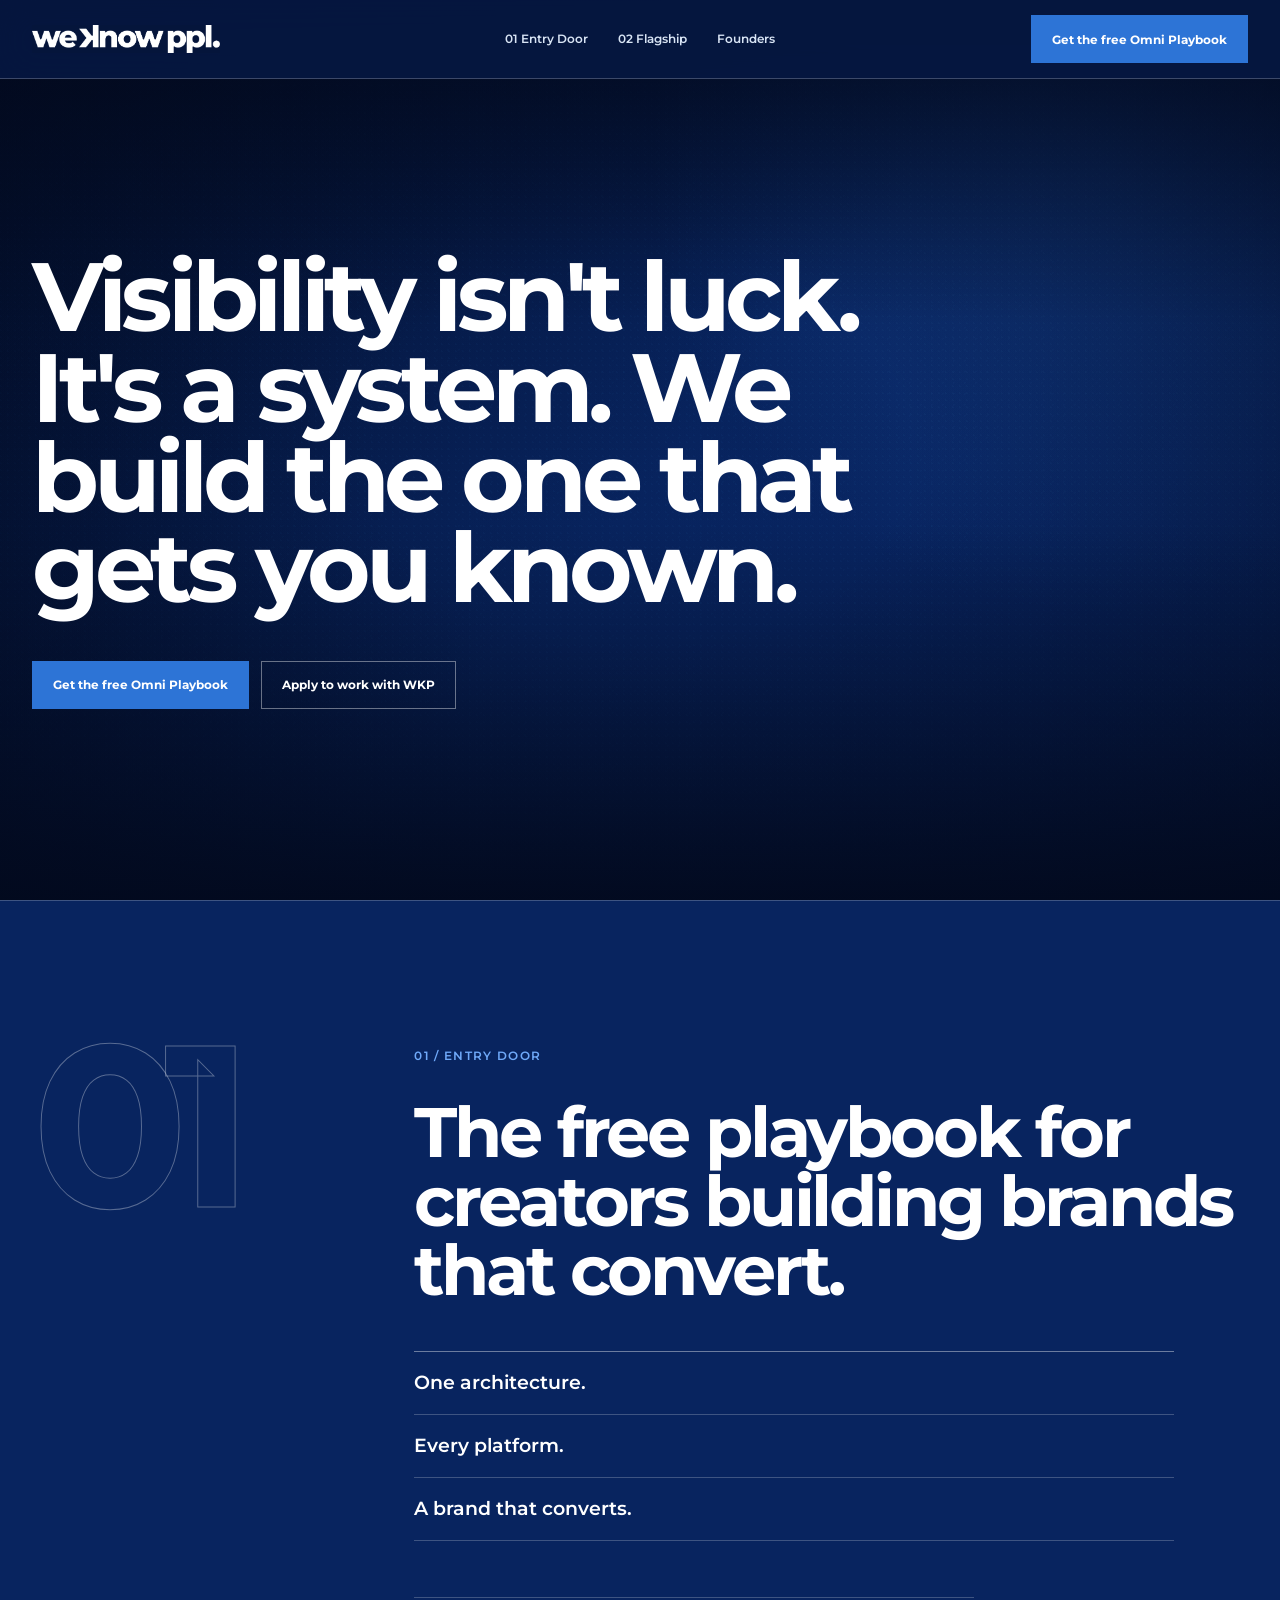
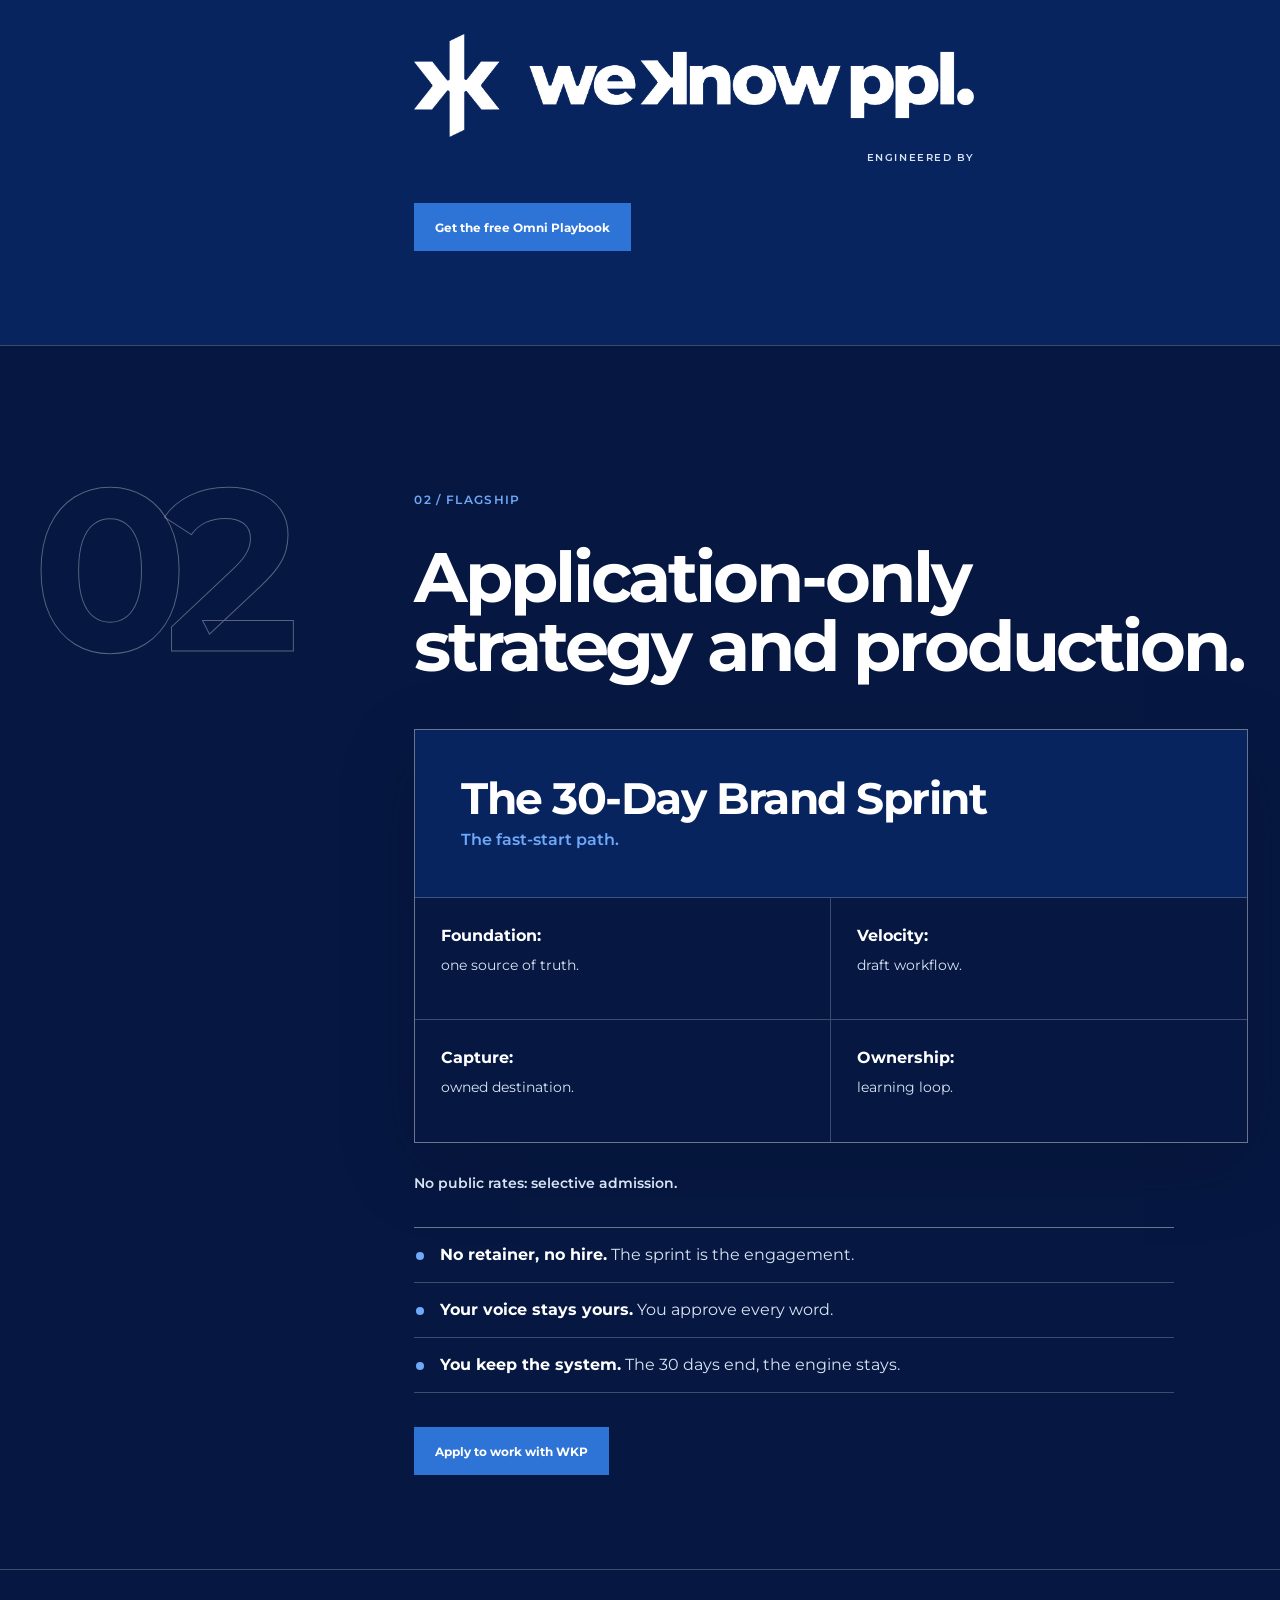
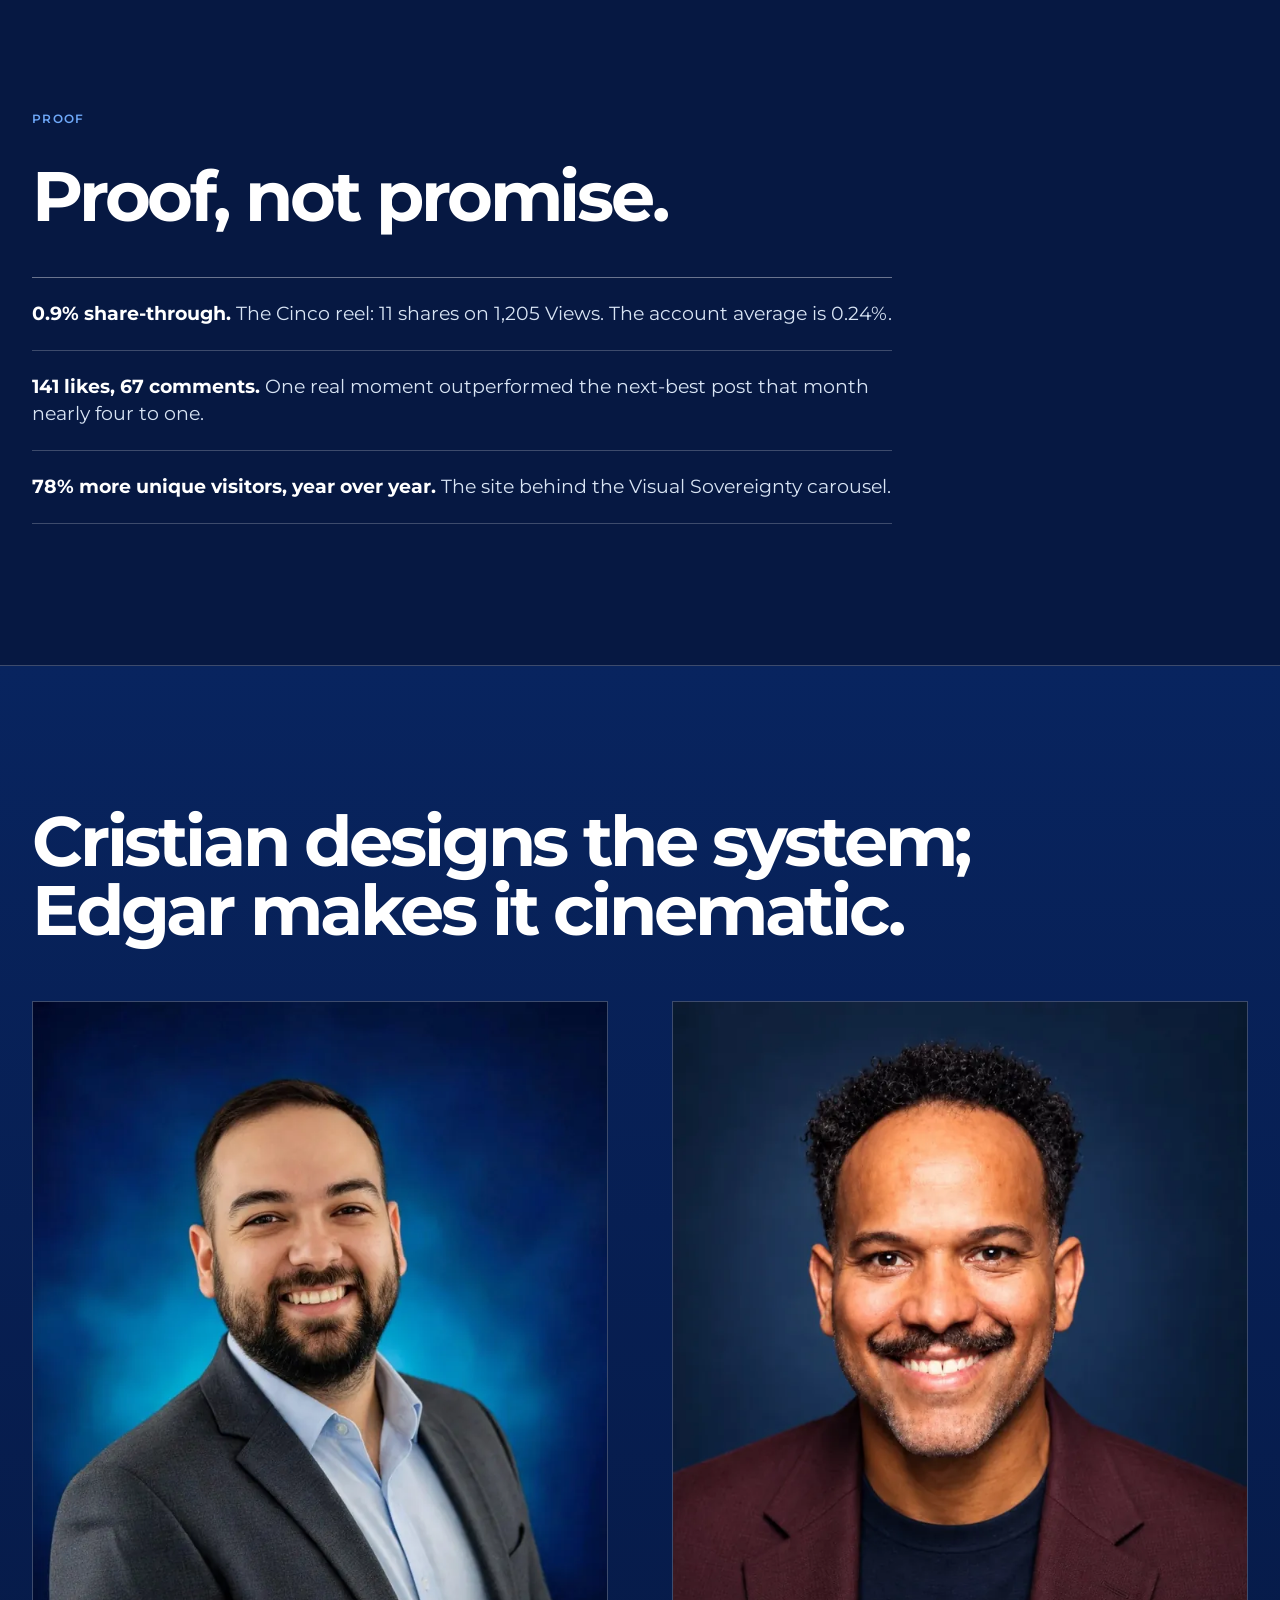
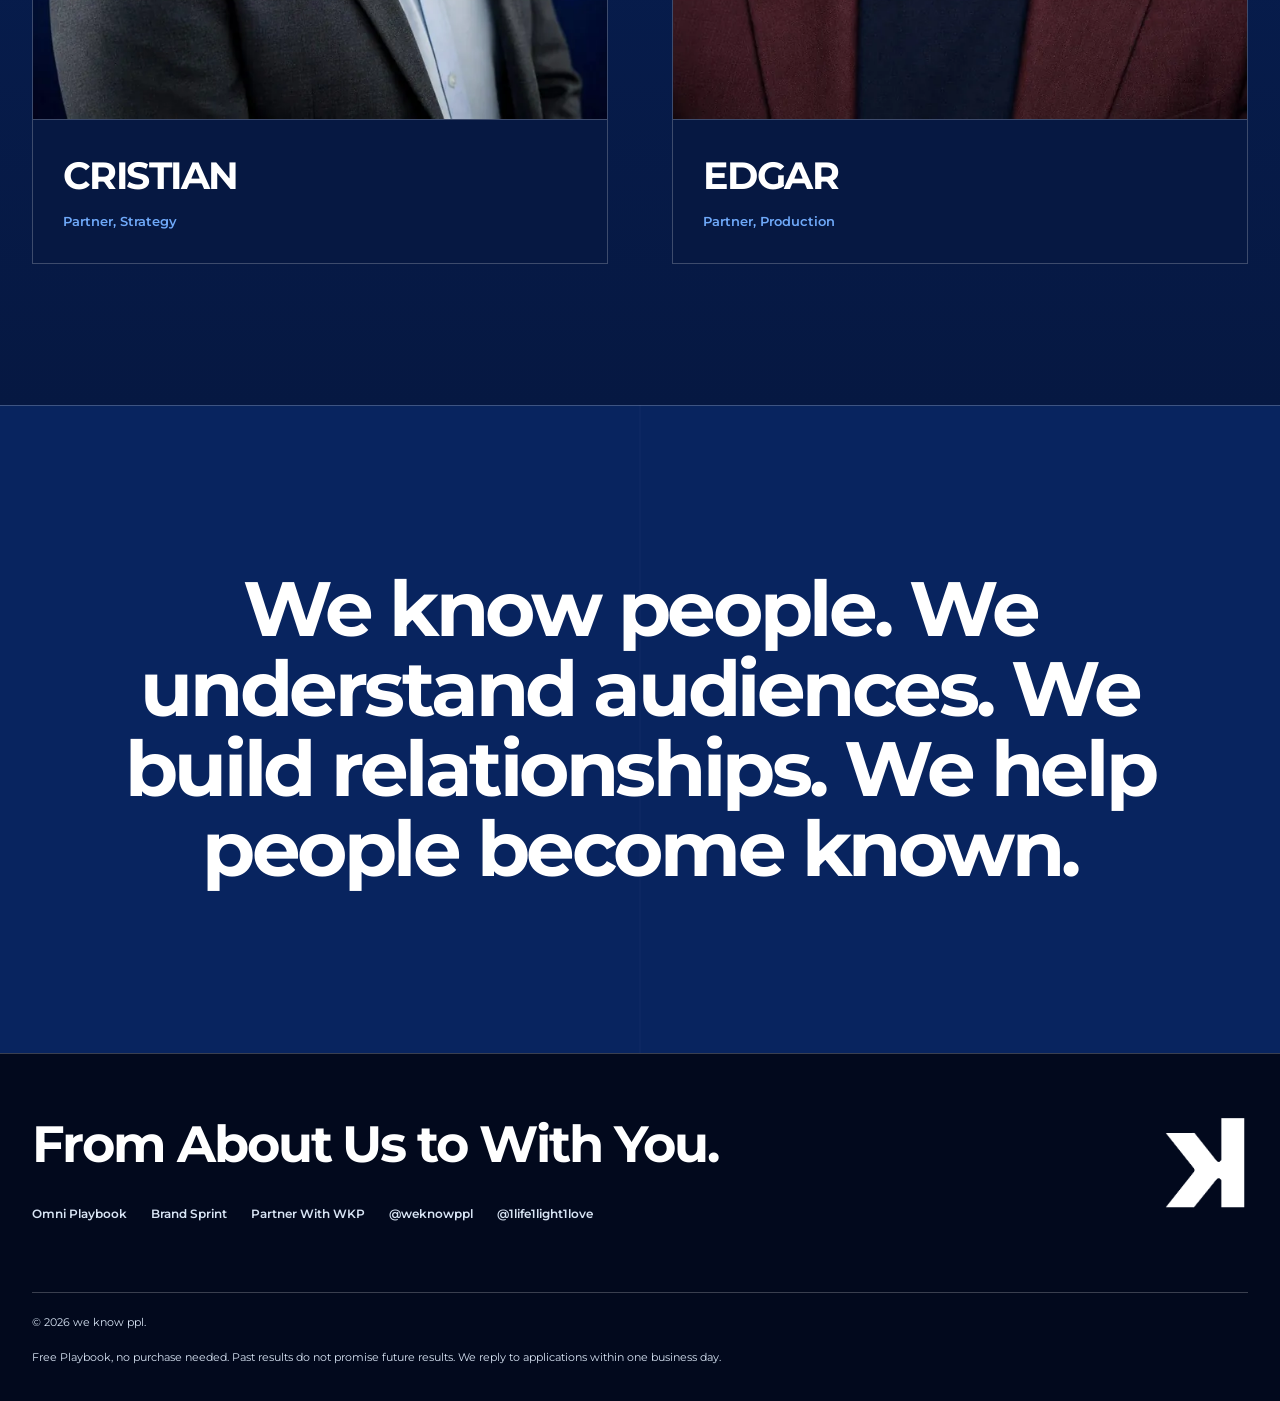
<file: wkp/index.html>
<!doctype html>
<html lang="en">
<head>
  <meta charset="utf-8" />
  <meta name="viewport" content="width=device-width, initial-scale=1, viewport-fit=cover" />
  <meta name="color-scheme" content="dark light" />
  <meta name="description" content="Visibility is not luck. It is a system. WKP builds the one that gets high-signal brands known. The 30-Day Brand Sprint." />
  <link rel="icon" href="data:," />
  <link rel="preconnect" href="https://fonts.googleapis.com" />
  <link rel="preconnect" href="https://fonts.gstatic.com" crossorigin />
  <link href="https://fonts.googleapis.com/css2?family=Montserrat:wght@400;600;700&display=swap" rel="stylesheet" />
  <title>WKP One-Pager</title>
  <style>
    :root {
      color-scheme: dark;
      --midnight: #061f55;
      --depth: #040f2e;
      --depth-2: #02091d;
      --ink: #ffffff;
      --muted: #c6d5ea;
      --line: rgba(255,255,255,.18);
      --line-strong: rgba(255,255,255,.34);
      --accent: #6fa9f9;
      --accent-strong: #2d74d6;
      --accent-deep: #1f49ac;
      --nav: rgba(4,15,46,.88);
      --shadow: rgba(0,0,0,.28);
      --max: 1240px;
    }

    @media (prefers-color-scheme: light) {
      :root {
        color-scheme: light;
        --midnight: #08245f;
        --depth: #061842;
        --depth-2: #02091d;
        --muted: #d8e4f4;
        --line: rgba(255,255,255,.22);
        --line-strong: rgba(255,255,255,.4);
        --nav: rgba(6,24,66,.9);
        --shadow: rgba(2,9,29,.24);
      }
    }

    * { box-sizing: border-box; }
    html { scroll-behavior: auto; background: var(--depth-2); }
    body {
      margin: 0;
      overflow-x: hidden;
      background: var(--midnight);
      color: var(--ink);
      font-family: "Montserrat", "Helvetica Neue", sans-serif;
      line-height: 1.45;
      text-rendering: optimizeLegibility;
    }
    a { color: inherit; }
    img { display: block; max-width: 100%; }
    ::selection { background: var(--accent); color: var(--depth-2); }
    .shell { width: min(var(--max), calc(100% - 64px)); margin-inline: auto; }

    .nav {
      position: fixed;
      inset: 0 0 auto;
      z-index: 20;
      background: var(--nav);
      border-bottom: 1px solid var(--line);
      backdrop-filter: blur(18px);
      -webkit-backdrop-filter: blur(18px);
    }
    .nav-inner {
      min-height: 78px;
      display: grid;
      grid-template-columns: minmax(150px, 1fr) auto minmax(228px, 1fr);
      align-items: center;
      gap: 32px;
    }
    .nav-logo {
      width: 188px;
      mix-blend-mode: screen;
    }
    .nav-links { display: flex; justify-content: center; gap: 30px; }
    .nav-links a,
    .footer-links a {
      color: var(--muted);
      text-decoration: none;
      font-size: 12px;
      font-weight: 600;
      transition: color .18s ease;
    }
    .nav-links a:hover,
    .nav-links a:focus-visible,
    .footer-links a:hover,
    .footer-links a:focus-visible { color: #fff; outline: none; }

    .button {
      min-height: 48px;
      display: inline-flex;
      align-items: center;
      justify-content: center;
      padding: 13px 20px;
      border: 1px solid var(--line-strong);
      color: #fff;
      background: transparent;
      text-decoration: none;
      font-size: 12px;
      line-height: 1.25;
      font-weight: 700;
      text-align: center;
      transition: background .18s ease, border-color .18s ease, color .18s ease;
    }
    .button:hover,
    .button:focus-visible { background: #fff; border-color: #fff; color: var(--depth); outline: none; }
    .button.primary { background: var(--accent-strong); border-color: var(--accent-strong); }
    .button.primary:hover,
    .button.primary:focus-visible { background: #fff; border-color: #fff; color: var(--depth); }
    .nav-cta { justify-self: end; }

    .hero {
      min-height: 100svh;
      display: grid;
      align-items: center;
      position: relative;
      isolation: isolate;
      overflow: hidden;
      padding: 148px 0 88px;
      background:
        radial-gradient(circle at 86% 18%, rgba(45,116,214,.28), transparent 34%),
        linear-gradient(132deg, var(--depth-2) 0%, var(--midnight) 52%, #09286b 100%);
    }
    .hero::before {
      content: "";
      position: absolute;
      inset: 0;
      z-index: -2;
      opacity: .42;
      background-image:
        radial-gradient(circle at 10% 20%, rgba(255,255,255,.22) 0 1px, transparent 1px),
        radial-gradient(circle at 70% 80%, rgba(255,255,255,.16) 0 1px, transparent 1px);
      background-size: 7px 7px, 11px 11px;
      mix-blend-mode: soft-light;
    }
    .hero::after {
      content: "";
      position: absolute;
      inset: 0;
      z-index: -1;
      background:
        linear-gradient(180deg, rgba(2,9,29,.88) 0%, rgba(6,31,85,.14) 36%, rgba(6,31,85,.12) 58%, rgba(2,9,29,.92) 100%),
        radial-gradient(ellipse at center, transparent 30%, rgba(2,9,29,.72) 100%);
    }
    .hero-grid {
      display: grid;
      grid-template-columns: minmax(0, 1fr) 240px;
      gap: clamp(52px, 8vw, 122px);
      align-items: end;
    }
    h1 {
      max-width: 1020px;
      margin: 0;
      font-size: clamp(54px, 7.6vw, 112px);
      line-height: .93;
      letter-spacing: -.055em;
      font-weight: 700;
    }
    .hero-actions {
      margin-top: 48px;
      display: flex;
      flex-wrap: wrap;
      gap: 12px;
    }
    .numbered {
      position: relative;
      padding: clamp(92px, 11vw, 152px) 0 clamp(62px, 7.3vw, 102px);
      border-top: 1px solid var(--line);
      overflow: hidden;
    }
    .numbered.entry { background: var(--midnight); }
    .numbered.flagship { background: var(--depth); }
    .section-grid {
      display: grid;
      grid-template-columns: minmax(190px, .52fr) minmax(0, 1.48fr);
      gap: clamp(34px, 7vw, 104px);
      align-items: start;
    }
    .numeral {
      font-size: clamp(118px, 18vw, 270px);
      line-height: .72;
      letter-spacing: -.1em;
      font-weight: 700;
      color: transparent;
      -webkit-text-stroke: 1px rgba(255,255,255,.32);
      user-select: none;
    }
    .section-copy { padding-top: 5px; }
    .section-label {
      margin: 0 0 34px;
      color: var(--accent);
      font-size: 12px;
      font-weight: 600;
      letter-spacing: .11em;
      text-transform: uppercase;
    }
    h2 {
      margin: 0;
      max-width: 850px;
      font-size: clamp(40px, 5.5vw, 78px);
      line-height: .98;
      letter-spacing: -.045em;
      font-weight: 700;
    }
    .thin-list {
      max-width: 760px;
      margin: 46px 0 44px;
      padding: 0;
      list-style: none;
      border-top: 1px solid var(--line-strong);
    }
    .thin-list li {
      padding: 17px 0;
      border-bottom: 1px solid var(--line);
      font-size: clamp(17px, 1.5vw, 22px);
      font-weight: 600;
    }
    .entry-lockup {
      width: min(100%, 560px);
      margin: 56px 0 38px;
      padding-top: 36px;
      border-top: 1px solid var(--line);
    }
    .entry-lockup img { width: 100%; mix-blend-mode: screen; }
    .entry-lockup figcaption {
      margin-top: 14px;
      color: var(--muted);
      font-size: 10px;
      font-weight: 600;
      letter-spacing: .16em;
      text-align: right;
    }

    .offer {
      max-width: 860px;
      margin: 48px 0 30px;
      border: 1px solid var(--line-strong);
      box-shadow: 0 24px 70px var(--shadow);
    }
    .offer-head {
      padding: clamp(28px, 4vw, 46px);
      background: var(--midnight);
      border-bottom: 1px solid var(--line);
    }
    .offer-head h3 {
      margin: 0 0 8px;
      font-size: clamp(27px, 3.6vw, 44px);
      line-height: 1;
      letter-spacing: -.035em;
    }
    .offer-head p { margin: 0; color: var(--accent); font-weight: 600; }
    .offer-steps { display: grid; grid-template-columns: repeat(2, 1fr); }
    .step {
      min-height: 122px;
      padding: 26px;
      border-bottom: 1px solid var(--line);
    }
    .step:nth-child(odd) { border-right: 1px solid var(--line); }
    .step:nth-last-child(-n+2) { border-bottom: 0; }
    .step b { display: block; margin-bottom: 6px; font-size: 16px; }
    .step span { color: var(--muted); font-size: 14px; }
    .admission { margin: 0 0 34px; color: var(--muted); font-size: 14px; font-weight: 600; }

    .founders {
      padding: clamp(92px, 11vw, 152px) 0;
      background: linear-gradient(180deg, var(--midnight), var(--depth));
      border-top: 1px solid var(--line);
    }
    .founders h2 { max-width: 980px; }
    .founder-grid {
      display: grid;
      grid-template-columns: repeat(2, 1fr);
      align-items: stretch;
      gap: clamp(38px, 5vw, 64px);
      margin-top: 56px;
    }
    .founder { min-width: 0; background: var(--depth); border: 1px solid var(--line); }
    .founder-photo { overflow: hidden; background: var(--midnight); aspect-ratio: 4 / 5; }
    .founder-photo img { width: 100%; height: 100%; object-fit: cover; }
    .founder-copy { padding: 28px 30px 32px; border-top: 1px solid var(--line); }
    .founder-copy h3 {
      margin: 0 0 8px;
      font-size: clamp(28px, 3vw, 42px);
      letter-spacing: -.04em;
    }
    .founder-copy p { margin: 0; color: var(--accent); font-size: 13px; font-weight: 600; }

    .creed {
      min-height: 72svh;
      display: grid;
      place-items: center;
      position: relative;
      padding: 100px 0;
      background:
        linear-gradient(90deg, transparent 49.95%, rgba(255,255,255,.08) 50%, transparent 50.05%),
        var(--midnight);
      border-top: 1px solid var(--line);
      text-align: center;
    }
    .creed p {
      width: min(1050px, calc(100% - 40px));
      margin: 0;
      font-size: clamp(38px, 6vw, 84px);
      line-height: 1.04;
      letter-spacing: -.045em;
      font-weight: 700;
    }

    .footer {
      background: var(--depth-2);
      padding: 64px 0 34px;
      border-top: 1px solid var(--line);
    }
    .footer-top {
      display: grid;
      grid-template-columns: minmax(0, 1fr) auto;
      align-items: start;
      gap: 42px;
    }
    .footer-line { margin: 0; font-size: clamp(28px, 4vw, 52px); line-height: 1; font-weight: 700; letter-spacing: -.04em; }
    .footer-links {
      display: flex;
      flex-wrap: wrap;
      gap: 14px 24px;
      margin-top: 36px;
    }
    .footer-emblem { width: 90px; height: auto; }
    .copyright {
      margin: 70px 0 0;
      padding-top: 22px;
      border-top: 1px solid var(--line);
      color: var(--muted);
      font-size: 11px;
    }


    .objections {
      max-width: 760px;
      margin: 0 0 34px;
      padding: 0;
      list-style: none;
      border-top: 1px solid var(--line-strong);
    }
    .objections li {
      padding: 15px 0 15px 26px;
      border-bottom: 1px solid var(--line);
      font-size: 16px;
      line-height: 1.5;
      color: var(--muted);
      position: relative;
    }
    .objections li::before {
      content: "";
      position: absolute;
      left: 2px;
      top: 24px;
      width: 8px;
      height: 8px;
      border-radius: 50%;
      background: var(--accent);
    }
    .objections li b { color: #fff; }

    .proof-band {
      padding: clamp(92px, 11vw, 152px) 0;
      background: var(--depth);
      border-top: 1px solid var(--line);
    }
    .proof-band h2 { margin-bottom: 46px; }
    .proof-list {
      max-width: 860px;
      margin: 0;
      padding: 0;
      list-style: none;
      border-top: 1px solid var(--line-strong);
    }
    .proof-list li {
      padding: 22px 0;
      border-bottom: 1px solid var(--line);
      font-size: clamp(17px, 1.5vw, 22px);
      font-weight: 600;
      line-height: 1.45;
    }
    .proof-list li span { color: var(--muted); font-weight: 400; }

    .disclaimer {
      margin: 18px 0 0;
      color: var(--muted);
      font-size: 11px;
      line-height: 1.6;
    }

    section { scroll-margin-top: 77px; }

    @media (max-width: 920px) {
      .nav-inner { grid-template-columns: 166px 1fr auto; gap: 18px; }
      .nav-links { justify-content: flex-end; gap: 16px; }
      .hero-grid { grid-template-columns: 1fr; }
      .section-grid { grid-template-columns: 160px minmax(0, 1fr); gap: 34px; }
      .numeral { font-size: 150px; }
    }

    @media (max-width: 700px) {
      .shell { width: min(100% - 30px, var(--max)); }
      .nav-inner { min-height: 68px; grid-template-columns: 128px 1fr; gap: 14px; }
      .nav-logo { width: 128px; }
      .nav-links { display: none; }
      .nav-cta { width: auto; max-width: 100%; min-height: 42px; padding: 10px 8px; font-size: 9px; white-space: nowrap; }
      .hero { min-height: 92svh; padding: 120px 0 62px; }
      h1 { font-size: clamp(46px, 14vw, 66px); }
      .hero-actions { display: grid; margin-top: 38px; }
      .hero-actions .button { width: 100%; }
      .numbered { padding: 78px 0 52px; }
      .section-grid { grid-template-columns: 1fr; gap: 24px; }
      .numeral { font-size: 116px; }
      h2 { font-size: 42px; }
      .section-label { margin-bottom: 24px; }
      .thin-list { margin-block: 34px; }
      .entry-lockup { margin-top: 42px; }
      .offer { margin-top: 36px; }
      .offer-steps { grid-template-columns: 1fr; }
      .step,
      .step:nth-child(odd),
      .step:nth-last-child(-n+2) { border-right: 0; border-bottom: 1px solid var(--line); }
      .step:last-child { border-bottom: 0; }
      .section-copy > .button { width: 100%; }
      .founder-grid { grid-template-columns: 1fr; gap: 36px; }
      .creed { min-height: 66svh; }
      .footer-top { grid-template-columns: 1fr; }
      .footer-emblem { width: 64px; justify-self: end; }
      .footer-links { display: grid; grid-template-columns: 1fr 1fr; gap: 16px; }
      .copyright { margin-top: 48px; }
    }

    @media (max-width: 390px) {
      .nav-inner { grid-template-columns: 110px 1fr; }
      .nav-logo { width: 110px; }
      .nav-cta { max-width: 164px; }
      .hero { padding-top: 112px; }
      h1 { font-size: 43px; }
      h2 { font-size: 36px; }
      .footer-links { grid-template-columns: 1fr; }
    }

    @media (prefers-reduced-motion: reduce) {
      html { scroll-behavior: auto; }
      .button { transition: none; }
    }

    @media print {
      .nav { position: static; }
      .hero { min-height: auto; }
      .button { border-color: currentColor; }
      .numbered, .founders, .creed { break-inside: avoid; }
    }
  </style>
</head>
<body>
  <header class="nav">
    <div class="shell nav-inner">
      <a href="#top" aria-label="Go to top"><img class="nav-logo" src="assets/nav-logo.png" alt="we know ppl." /></a>
      <nav class="nav-links" aria-label="Page sections">
        <a href="#entry">01 Entry Door</a>
        <a href="#flagship">02 Flagship</a>
        <a href="#founders">Founders</a>
      </nav>
      <a class="button primary nav-cta" href="https://omni-playbook--seth.squidler.app/" target="_blank" rel="noopener noreferrer">Get the free Omni Playbook</a>
    </div>
  </header>

  <main id="top">
    <section class="hero" aria-labelledby="hero-title">
      <div class="shell hero-grid">
        <div>
          <h1 id="hero-title">Visibility isn't luck. It's a system. We build the one that gets you known.</h1>
          <div class="hero-actions">
            <a class="button primary" href="https://omni-playbook--seth.squidler.app/" target="_blank" rel="noopener noreferrer">Get the free Omni Playbook</a>
            <a class="button" href="https://docs.google.com/forms/d/e/1FAIpQLSeq3KQXaQgRSaOb5s5omwz8nvF05inM8MtUQ7cIvA__Wgu4VA/viewform" target="_blank" rel="noopener noreferrer">Apply to work with WKP</a>
          </div>
        </div>
      </div>
    </section>

    <section class="numbered entry" id="entry" aria-labelledby="entry-title">
      <div class="shell section-grid">
        <div class="numeral" aria-hidden="true">01</div>
        <div class="section-copy">
          <p class="section-label">01 / Entry Door</p>
          <h2 id="entry-title">The free playbook for creators building brands that convert.</h2>
          <ul class="thin-list">
            <li>One architecture.</li>
            <li>Every platform.</li>
            <li>A brand that converts.</li>
          </ul>
          <figure class="entry-lockup">
            <img src="assets/entry-lockup.png" alt="WKP secondary lockup" />
            <figcaption>ENGINEERED BY</figcaption>
          </figure>
          <a class="button primary" href="https://omni-playbook--seth.squidler.app/" target="_blank" rel="noopener noreferrer">Get the free Omni Playbook</a>
        </div>
      </div>
    </section>

    <section class="numbered flagship" id="flagship" aria-labelledby="flagship-title">
      <div class="shell section-grid">
        <div class="numeral" aria-hidden="true">02</div>
        <div class="section-copy">
          <p class="section-label">02 / Flagship</p>
          <h2 id="flagship-title">Application-only strategy and production.</h2>
          <article class="offer" aria-labelledby="offer-title">
            <header class="offer-head">
              <h3 id="offer-title">The 30-Day Brand Sprint</h3>
              <p>The fast-start path.</p>
            </header>
            <div class="offer-steps">
              <div class="step"><b>Foundation:</b><span>one source of truth.</span></div>
              <div class="step"><b>Velocity:</b><span>draft workflow.</span></div>
              <div class="step"><b>Capture:</b><span>owned destination.</span></div>
              <div class="step"><b>Ownership:</b><span>learning loop.</span></div>
            </div>
          </article>
          <p class="admission">No public rates: selective admission.</p>
          <ul class="objections" aria-label="Common questions">
            <li><b>No retainer, no hire.</b> The sprint is the engagement.</li>
            <li><b>Your voice stays yours.</b> You approve every word.</li>
            <li><b>You keep the system.</b> The 30 days end, the engine stays.</li>
          </ul>

          <a class="button primary" href="https://docs.google.com/forms/d/e/1FAIpQLSeq3KQXaQgRSaOb5s5omwz8nvF05inM8MtUQ7cIvA__Wgu4VA/viewform" target="_blank" rel="noopener noreferrer">Apply to work with WKP</a>
        </div>
      </div>
    </section>


    <section class="proof-band" aria-labelledby="proof-title">
      <div class="shell">
        <p class="section-label">Proof</p>
        <h2 id="proof-title">Proof, not promise.</h2>
        <ul class="proof-list">
          <li><b>0.9% share-through.</b> <span>The Cinco reel: 11 shares on 1,205 Views. The account average is 0.24%.</span></li>
          <li><b>141 likes, 67 comments.</b> <span>One real moment outperformed the next-best post that month nearly four to one.</span></li>
          <li><b>78% more unique visitors, year over year.</b> <span>The site behind the Visual Sovereignty carousel.</span></li>
        </ul>
      </div>
    </section>

    <section class="founders" id="founders" aria-labelledby="founders-title">
      <div class="shell">
        <h2 id="founders-title">Cristian designs the system; Edgar makes it cinematic.</h2>
        <div class="founder-grid">
          <article class="founder founder-cristian">
            <div class="founder-photo"><img src="assets/cristian.webp" alt="Cristian, Partner, Strategy at we know ppl." /></div>
            <div class="founder-copy"><h3>CRISTIAN</h3><p>Partner, Strategy</p></div>
          </article>
          <article class="founder founder-edgar">
            <div class="founder-photo"><img src="assets/edgar.webp" alt="Edgar, Partner, Production at we know ppl." /></div>
            <div class="founder-copy"><h3>EDGAR</h3><p>Partner, Production</p></div>
          </article>
        </div>
      </div>
    </section>

    <section class="creed" aria-label="WKP creed">
      <p>We know people. We understand audiences. We build relationships. We help people become known.</p>
    </section>
  </main>

  <footer class="footer">
    <div class="shell">
      <div class="footer-top">
        <div>
          <p class="footer-line">From About Us to With You.</p>
          <nav class="footer-links" aria-label="Footer links">
            <a href="https://omni-playbook--seth.squidler.app/" target="_blank" rel="noopener noreferrer">Omni Playbook</a>
            <a href="https://docs.google.com/forms/d/e/1FAIpQLSeq3KQXaQgRSaOb5s5omwz8nvF05inM8MtUQ7cIvA__Wgu4VA/viewform" target="_blank" rel="noopener noreferrer">Brand Sprint</a>
            <a href="https://docs.google.com/forms/d/e/1FAIpQLSeq3KQXaQgRSaOb5s5omwz8nvF05inM8MtUQ7cIvA__Wgu4VA/viewform" target="_blank" rel="noopener noreferrer">Partner With WKP</a>
            <a href="https://www.instagram.com/weknowppl" target="_blank" rel="noopener noreferrer">@weknowppl</a>
            <a href="https://www.instagram.com/1life1light1love" target="_blank" rel="noopener noreferrer">@1life1light1love</a>
          </nav>
        </div>
        <img class="footer-emblem" src="assets/emblem.png" alt="WKP emblem" />
      </div>
      <p class="copyright">© 2026 we know ppl.</p>
      <p class="disclaimer">Free Playbook, no purchase needed. Past results do not promise future results. We reply to applications within one business day.</p>
    </div>
  </footer>
</body>
</html>
</file>
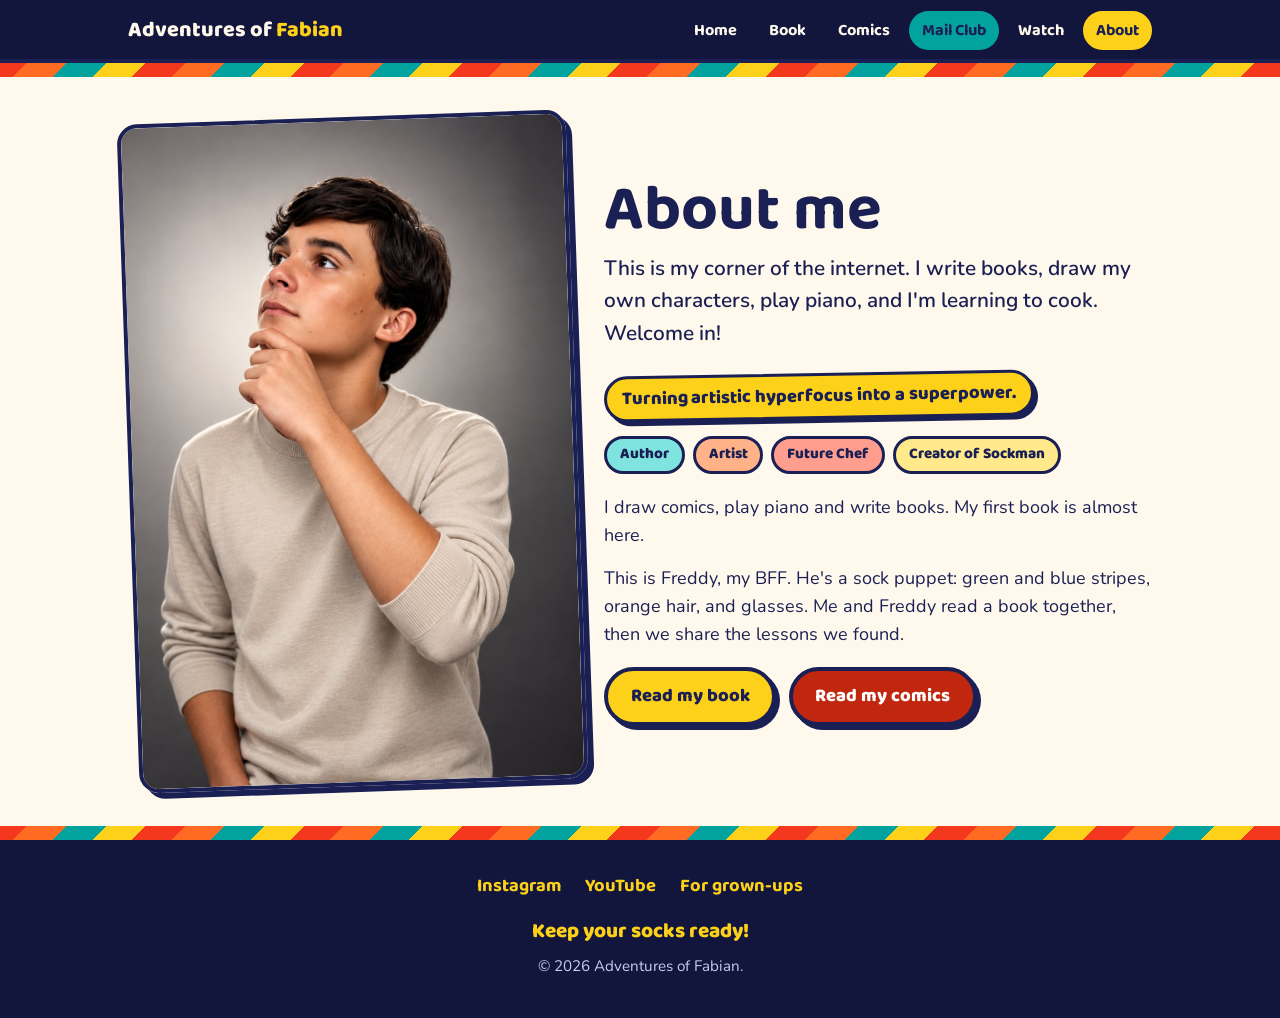
<file: fabian/about.html>
<!DOCTYPE html>
<html lang="en">
<head>
  <meta charset="utf-8">
  <meta name="viewport" content="width=device-width, initial-scale=1">
  <title>About me — Adventures of Fabian</title>
  <meta name="description" content="About Fabian: author, artist, future chef, and creator of Sockman.">
  <link rel="preconnect" href="https://fonts.googleapis.com">
  <link rel="preconnect" href="https://fonts.gstatic.com" crossorigin>
  <link href="https://fonts.googleapis.com/css2?family=Baloo+2:wght@600;700;800&family=Nunito:ital,wght@0,400;0,600;0,700;0,800;1,600&display=swap" rel="stylesheet">
  <link rel="stylesheet" href="style.css?v=2">
</head>
<body>
  <header class="site-header">
    <div class="header-inner">
      <a class="brand" href="index.html">Adventures of <span>Fabian</span></a>
      <nav class="nav" aria-label="Main">
        <a href="index.html">Home</a>
        <a href="book.html">Book</a>
        <a href="comics.html">Comics</a>
        <a href="mail-club.html" class="join">Mail Club</a>
        <a href="watch.html">Watch</a>
        <a href="about.html" aria-current="page">About</a>
      </nav>
    </div>
  </header>
  <div class="stripe" aria-hidden="true"></div>

  <main>
    <section class="block">
      <div class="wrap">
        <div class="media-grid">
          <figure>
            <img class="framed rotate" src="assets/fabian-thinking.jpg" alt="Fabian thinking, looking off to the side" width="1024" height="1536">
          </figure>
          <div>
            <h1>About me</h1>
            <p class="lede">This is my corner of the internet. I write books, draw my own characters, play piano, and I'm learning to cook. Welcome in!</p>
            <span class="tagline">Turning artistic hyperfocus into a superpower.</span>
            <div class="chips" aria-label="What Fabian does">
              <span class="chip">Author</span>
              <span class="chip">Artist</span>
              <span class="chip">Future Chef</span>
              <span class="chip">Creator of Sockman</span>
            </div>
            <p>I draw comics, play piano and write books. My first book is almost here.</p>
            <p>This is Freddy, my BFF. He's a sock puppet: green and blue stripes, orange hair, and glasses. Me and Freddy read a book together, then we share the lessons we found.</p>
            <div class="btn-row">
              <a class="btn yellow" href="book.html">Read my book</a>
              <a class="btn red" href="comics.html">Read my comics</a>
            </div>
          </div>
        </div>
      </div>
    </section>
  </main>

  <div class="stripe" aria-hidden="true"></div>
  <footer class="site-footer">
    <div class="wrap">
      <nav class="footer-links" aria-label="Footer">
        <a href="https://www.instagram.com/adventuresoffabian/" target="_blank" rel="noopener">Instagram</a>
        <a href="https://youtube.com/@theadventuresoffabian" target="_blank" rel="noopener">YouTube</a>
        <a href="grown-ups.html">For grown-ups</a>
      </nav>
      <p class="signoff">Keep your socks ready!</p>
      <p class="copyright">&copy; 2026 Adventures of Fabian.</p>
    </div>
  </footer>
</body>
</html>
</file>
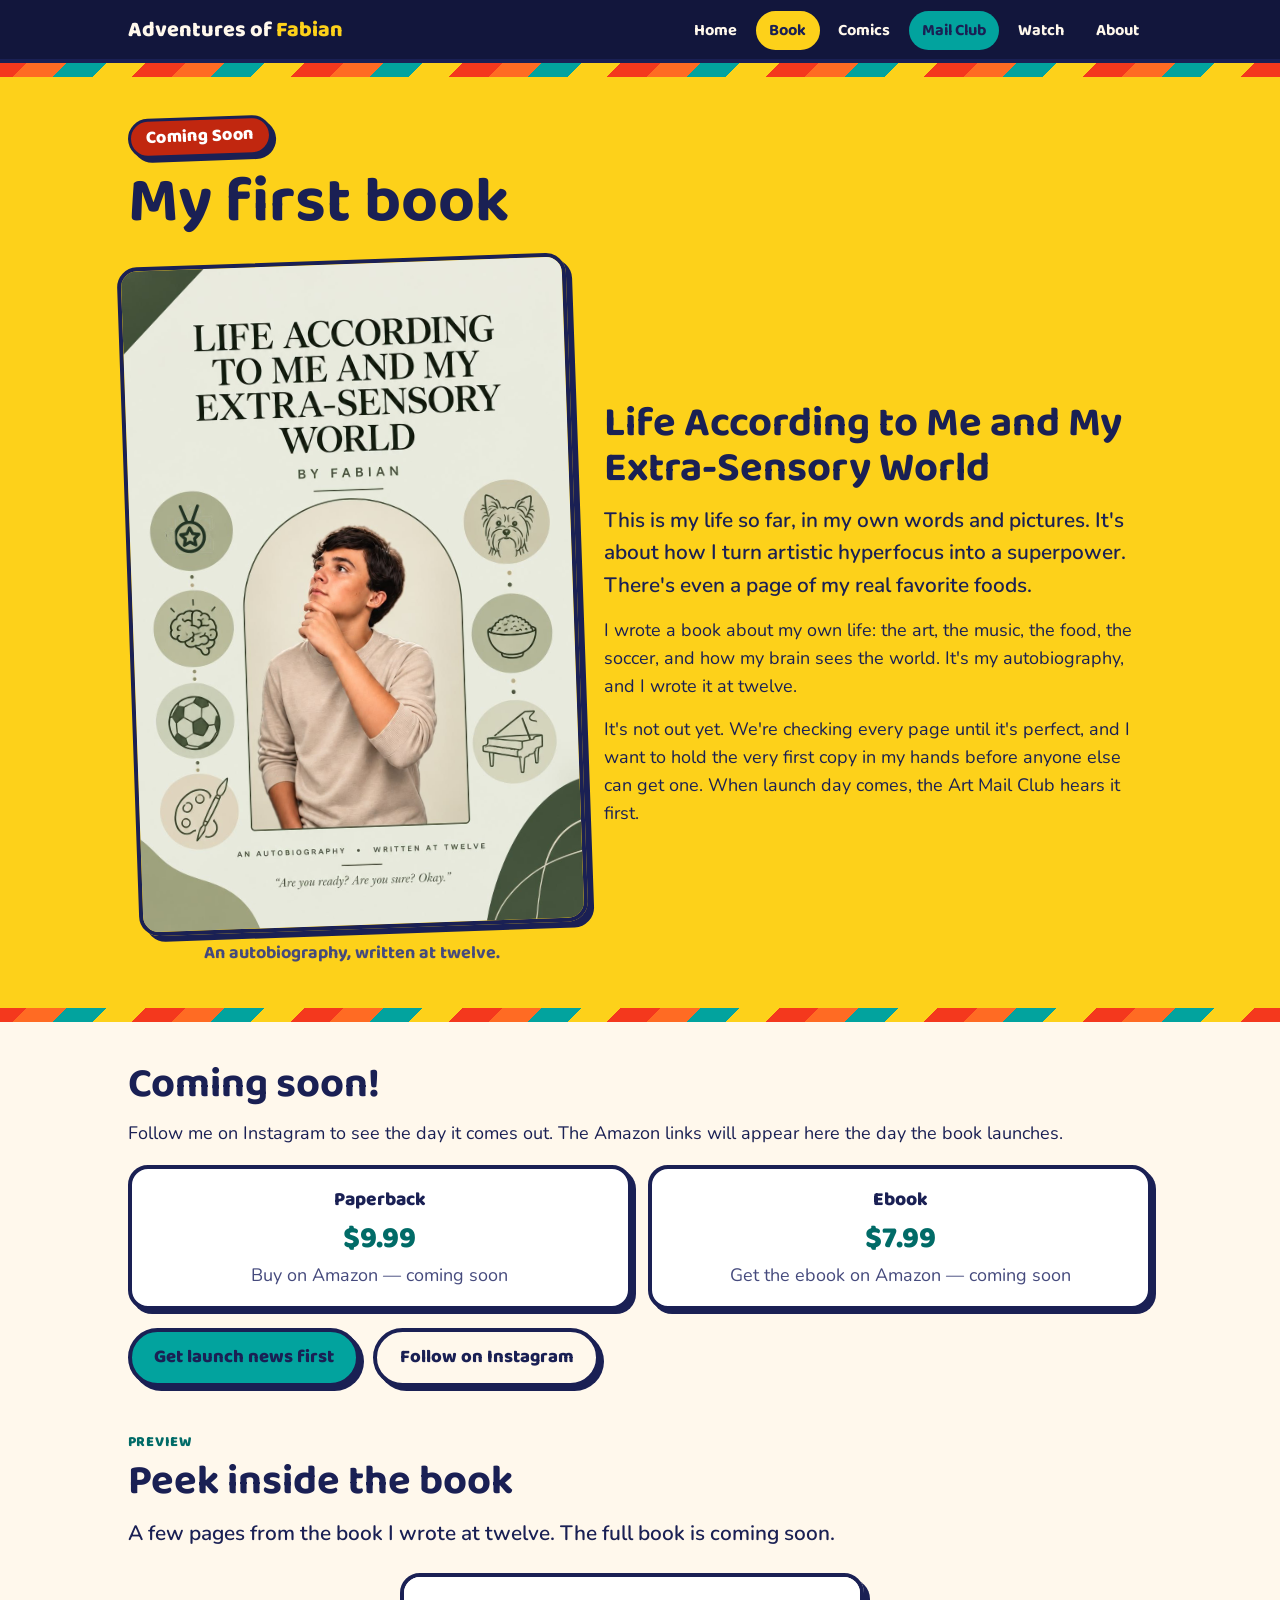
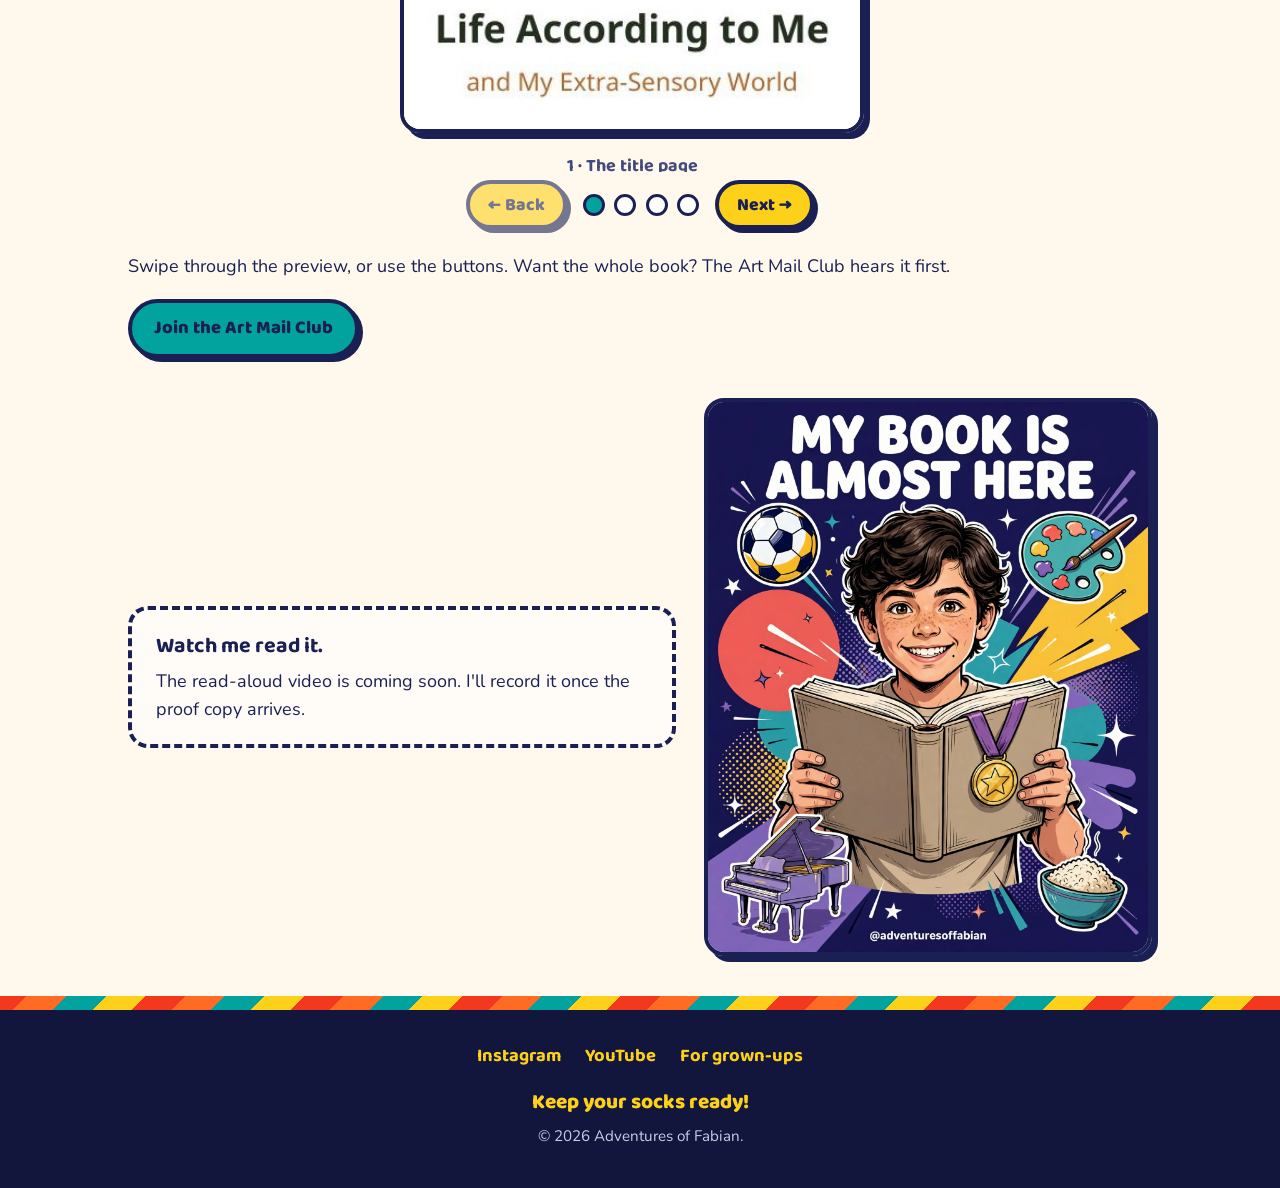
<file: fabian/book.html>
<!DOCTYPE html>
<html lang="en">
<head>
  <meta charset="utf-8">
  <meta name="viewport" content="width=device-width, initial-scale=1">
  <title>My first book — Adventures of Fabian</title>
  <meta name="description" content="Fabian's first book, Life According to Me and My Extra-Sensory World. Coming soon in paperback and ebook.">
  <link rel="preconnect" href="https://fonts.googleapis.com">
  <link rel="preconnect" href="https://fonts.gstatic.com" crossorigin>
  <link href="https://fonts.googleapis.com/css2?family=Baloo+2:wght@600;700;800&family=Nunito:ital,wght@0,400;0,600;0,700;0,800;1,600&display=swap" rel="stylesheet">
  <link rel="stylesheet" href="style.css?v=2">
</head>
<body>
  <header class="site-header">
    <div class="header-inner">
      <a class="brand" href="index.html">Adventures of <span>Fabian</span></a>
      <nav class="nav" aria-label="Main">
        <a href="index.html">Home</a>
        <a href="book.html" aria-current="page">Book</a>
        <a href="comics.html">Comics</a>
        <a href="mail-club.html" class="join">Mail Club</a>
        <a href="watch.html">Watch</a>
        <a href="about.html">About</a>
      </nav>
    </div>
  </header>
  <div class="stripe" aria-hidden="true"></div>

  <main>
    <section class="block yellow">
      <div class="wrap">
        <span class="badge">Coming Soon</span>
        <h1 style="margin-top: .75rem;">My first book</h1>
        <div class="media-grid" style="margin-top: 1.5rem;">
          <figure>
            <img class="framed rotate" src="assets/book-cover.jpg" alt="Cover of Life According to Me and My Extra-Sensory World, by Fabian: an arched photo of Fabian thinking, with icons for his medal, brain, soccer, art, dog, food and piano" width="1024" height="1536">
            <figcaption>An autobiography, written at twelve.</figcaption>
          </figure>
          <div>
            <h2>Life According to Me and My Extra-Sensory World</h2>
            <p class="lede">This is my life so far, in my own words and pictures. It's about how I turn artistic hyperfocus into a superpower. There's even a page of my real favorite foods.</p>
            <p>I wrote a book about my own life: the art, the music, the food, the soccer, and how my brain sees the world. It's my autobiography, and I wrote it at twelve.</p>
            <p>It's not out yet. We're checking every page until it's perfect, and I want to hold the very first copy in my hands before anyone else can get one. When launch day comes, the Art Mail Club hears it first.</p>
          </div>
        </div>
      </div>
    </section>

    <div class="stripe" aria-hidden="true"></div>

    <section class="block">
      <div class="wrap">
        <h2>Coming soon!</h2>
        <p>Follow me on Instagram to see the day it comes out. The Amazon links will appear here the day the book launches.</p>
        <div class="price-row">
          <div class="price-card">
            <div class="format">Paperback</div>
            <div class="price">$9.99</div>
            <p class="muted">Buy on Amazon — coming soon</p>
          </div>
          <div class="price-card">
            <div class="format">Ebook</div>
            <div class="price">$7.99</div>
            <p class="muted">Get the ebook on Amazon — coming soon</p>
          </div>
        </div>
        <div class="btn-row">
          <a class="btn teal" href="mail-club.html">Get launch news first</a>
          <a class="btn cream" href="https://www.instagram.com/adventuresoffabian/" target="_blank" rel="noopener">Follow on Instagram</a>
        </div>
      </div>
    </section>

    <section class="block" style="padding-top: 0;">
      <div class="wrap">
        <span class="kicker">Preview</span>
        <h2>Peek inside the book</h2>
        <p class="lede">A few pages from the book I wrote at twelve. The full book is coming soon.</p>

        <div class="carousel">
          <div class="carousel-track" id="book-track">
            <figure>
              <img src="assets/book-preview-title.jpg" alt="Title page: Life According to Me and My Extra-Sensory World" width="419" height="139">
              <figcaption>1 · The title page</figcaption>
            </figure>
            <figure>
              <img src="assets/book-preview-contents.jpg" alt="Contents page: Introduction, six chapters, and About the Author" width="375" height="507" loading="lazy">
              <figcaption>2 · What's inside</figcaption>
            </figure>
            <figure>
              <img src="assets/book-preview-ready.jpg" alt="Get ready for my exciting biography! Are you ready? Are you sure? Okay!" width="706" height="359" loading="lazy">
              <figcaption>3 · Get ready!</figcaption>
            </figure>
            <figure>
              <img src="assets/book-preview-favorites.jpg" alt="Chapter 3, Favorite Things &amp; Hobbies: cooking with mom and grandma, sports, sketchbook, and the Thanksgiving turkey" width="755" height="753" loading="lazy">
              <figcaption>4 · Chapter 3: Favorite Things &amp; Hobbies</figcaption>
            </figure>
          </div>
          <div class="carousel-controls">
            <button class="carousel-btn carousel-prev" id="book-prev" type="button" aria-label="Previous page">&larr; Back</button>
            <div class="dots" id="book-dots" role="tablist" aria-label="Choose a page"></div>
            <button class="carousel-btn carousel-next" id="book-next" type="button" aria-label="Next page">Next &rarr;</button>
          </div>
        </div>

        <p style="margin-top: 1.5rem;">Swipe through the preview, or use the buttons. Want the whole book? The Art Mail Club hears it first.</p>
        <div class="btn-row">
          <a class="btn teal" href="mail-club.html">Join the Art Mail Club</a>
        </div>
      </div>
    </section>

    <section class="block" style="padding-top: 0;">
      <div class="wrap">
        <div class="media-grid flip">
          <div>
            <div class="coming-soon">
              <h3>Watch me read it.</h3>
              <p>The read-aloud video is coming soon. I'll record it once the proof copy arrives.</p>
            </div>
          </div>
          <figure>
            <img class="framed" src="assets/book-almost-here.webp" alt="My Book Is Almost Here: Fabian reading a book with his medal, surrounded by soccer, art, piano and food" width="1408" height="1760">
          </figure>
        </div>
      </div>
    </section>
  </main>

  <div class="stripe" aria-hidden="true"></div>
  <footer class="site-footer">
    <div class="wrap">
      <nav class="footer-links" aria-label="Footer">
        <a href="https://www.instagram.com/adventuresoffabian/" target="_blank" rel="noopener">Instagram</a>
        <a href="https://youtube.com/@theadventuresoffabian" target="_blank" rel="noopener">YouTube</a>
        <a href="grown-ups.html">For grown-ups</a>
      </nav>
      <p class="signoff">Keep your socks ready!</p>
      <p class="copyright">&copy; 2026 Adventures of Fabian.</p>
    </div>
  </footer>
  <script src="carousel.js"></script>
</body>
</html>
</file>
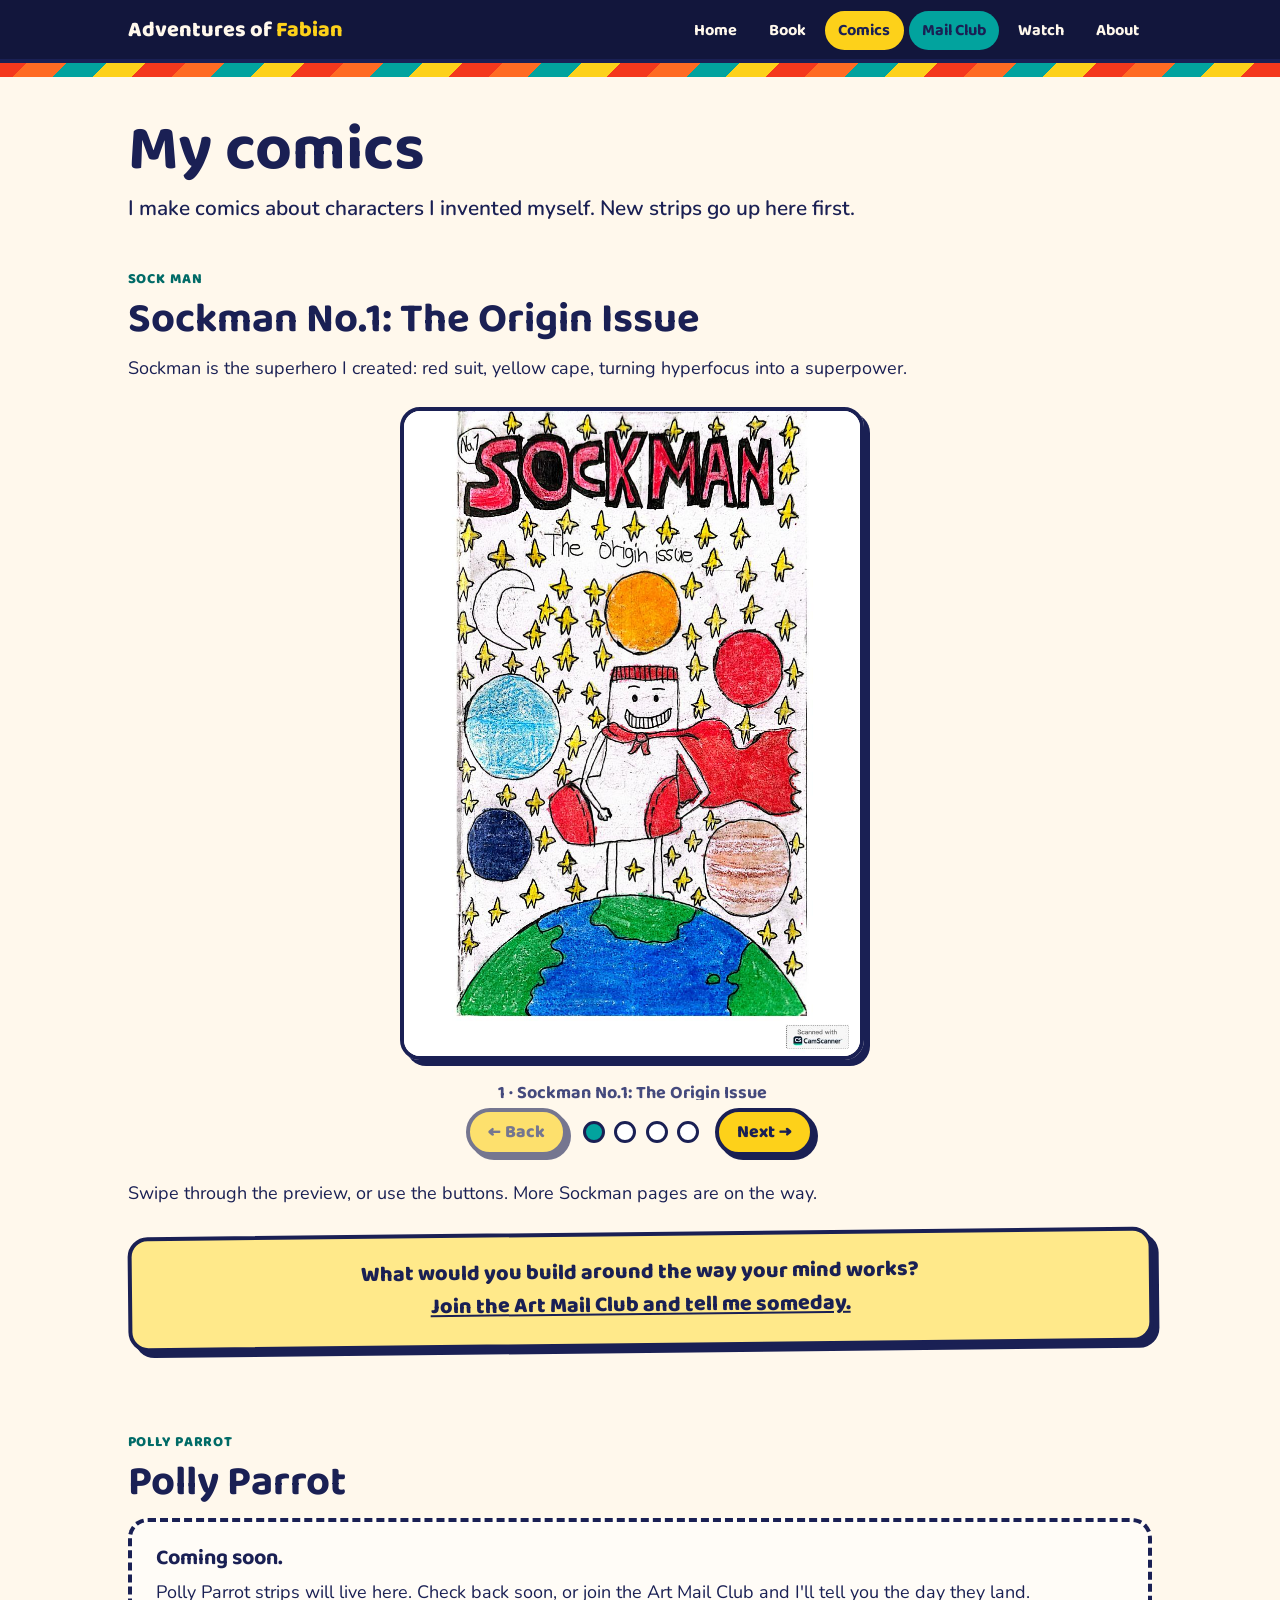
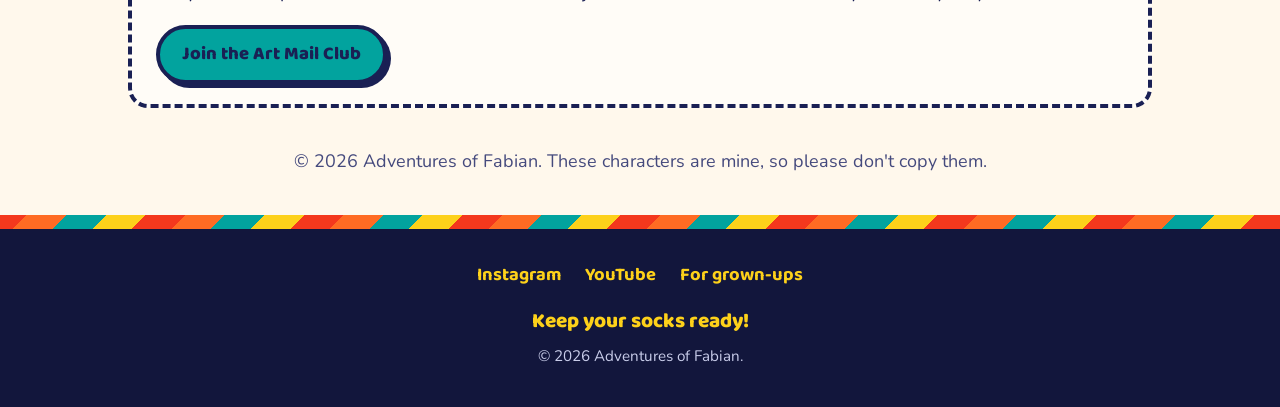
<file: fabian/comics.html>
<!DOCTYPE html>
<html lang="en">
<head>
  <meta charset="utf-8">
  <meta name="viewport" content="width=device-width, initial-scale=1">
  <title>My comics — Adventures of Fabian</title>
  <meta name="description" content="Fabian's comics: Sockman No.1, The Origin Issue, and Polly Parrot. New strips go up here first.">
  <link rel="preconnect" href="https://fonts.googleapis.com">
  <link rel="preconnect" href="https://fonts.gstatic.com" crossorigin>
  <link href="https://fonts.googleapis.com/css2?family=Baloo+2:wght@600;700;800&family=Nunito:ital,wght@0,400;0,600;0,700;0,800;1,600&display=swap" rel="stylesheet">
  <link rel="stylesheet" href="style.css?v=2">
</head>
<body>
  <header class="site-header">
    <div class="header-inner">
      <a class="brand" href="index.html">Adventures of <span>Fabian</span></a>
      <nav class="nav" aria-label="Main">
        <a href="index.html">Home</a>
        <a href="book.html">Book</a>
        <a href="comics.html" aria-current="page">Comics</a>
        <a href="mail-club.html" class="join">Mail Club</a>
        <a href="watch.html">Watch</a>
        <a href="about.html">About</a>
      </nav>
    </div>
  </header>
  <div class="stripe" aria-hidden="true"></div>

  <main>
    <section class="block">
      <div class="wrap">
        <h1>My comics</h1>
        <p class="lede">I make comics about characters I invented myself. New strips go up here first.</p>
      </div>
    </section>

    <section class="block" style="padding-top: 0;">
      <div class="wrap">
        <span class="kicker">Sock Man</span>
        <h2>Sockman No.1: The Origin Issue</h2>
        <p>Sockman is the superhero I created: red suit, yellow cape, turning hyperfocus into a superpower.</p>

        <div class="carousel">
          <div class="carousel-track" id="comic-track">
            <figure>
              <img src="assets/sockman-cover.jpg" alt="Hand-drawn cover of Sockman No.1, The Origin Issue: Sockman in a red cape standing on Earth among planets and stars" width="910" height="1287">
              <figcaption>1 · Sockman No.1: The Origin Issue</figcaption>
            </figure>
            <figure>
              <img src="assets/sockman-baby-artist.webp" alt="Baby Me to Artist Me: a baby sleeping in a crib, then Fabian painting the Mona Lisa" width="1408" height="1760" loading="lazy">
              <figcaption>2 · Baby Me to Artist Me</figcaption>
            </figure>
            <figure>
              <img src="assets/sockman-my-world.webp" alt="My World: Fabian surrounded by his art, piano, food, soccer and medal" width="1408" height="1760" loading="lazy">
              <figcaption>3 · My World</figcaption>
            </figure>
            <figure>
              <img src="assets/sockman-want-first.webp" alt="Want It First? Join the Art Mail Club: Fabian stamping a yellow envelope with a red heart" width="1408" height="1760" loading="lazy">
              <figcaption>4 · Want It First?</figcaption>
            </figure>
          </div>
          <div class="carousel-controls">
            <button class="carousel-btn carousel-prev" id="comic-prev" type="button" aria-label="Previous slide">&larr; Back</button>
            <div class="dots" id="comic-dots" role="tablist" aria-label="Choose a slide"></div>
            <button class="carousel-btn carousel-next" id="comic-next" type="button" aria-label="Next slide">Next &rarr;</button>
          </div>
        </div>

        <p style="margin-top: 1.5rem;">Swipe through the preview, or use the buttons. More Sockman pages are on the way.</p>

        <div class="prompt-line" style="margin-top: 1.5rem;">
          What would you build around the way your mind works?<br>
          <a href="mail-club.html">Join the Art Mail Club and tell me someday.</a>
        </div>
      </div>
    </section>

    <section class="block">
      <div class="wrap">
        <span class="kicker">Polly Parrot</span>
        <h2>Polly Parrot</h2>
        <div class="coming-soon">
          <h3>Coming soon.</h3>
          <p>Polly Parrot strips will live here. Check back soon, or join the Art Mail Club and I'll tell you the day they land.</p>
          <div class="btn-row">
            <a class="btn teal" href="mail-club.html">Join the Art Mail Club</a>
          </div>
        </div>
      </div>
    </section>

    <section class="block" style="padding-top: 0;">
      <div class="wrap">
        <p class="muted" style="text-align: center;">&copy; 2026 Adventures of Fabian. These characters are mine, so please don't copy them.</p>
      </div>
    </section>
  </main>

  <div class="stripe" aria-hidden="true"></div>
  <footer class="site-footer">
    <div class="wrap">
      <nav class="footer-links" aria-label="Footer">
        <a href="https://www.instagram.com/adventuresoffabian/" target="_blank" rel="noopener">Instagram</a>
        <a href="https://youtube.com/@theadventuresoffabian" target="_blank" rel="noopener">YouTube</a>
        <a href="grown-ups.html">For grown-ups</a>
      </nav>
      <p class="signoff">Keep your socks ready!</p>
      <p class="copyright">&copy; 2026 Adventures of Fabian.</p>
    </div>
  </footer>
  <script src="carousel.js"></script>
</body>
</html>
</file>
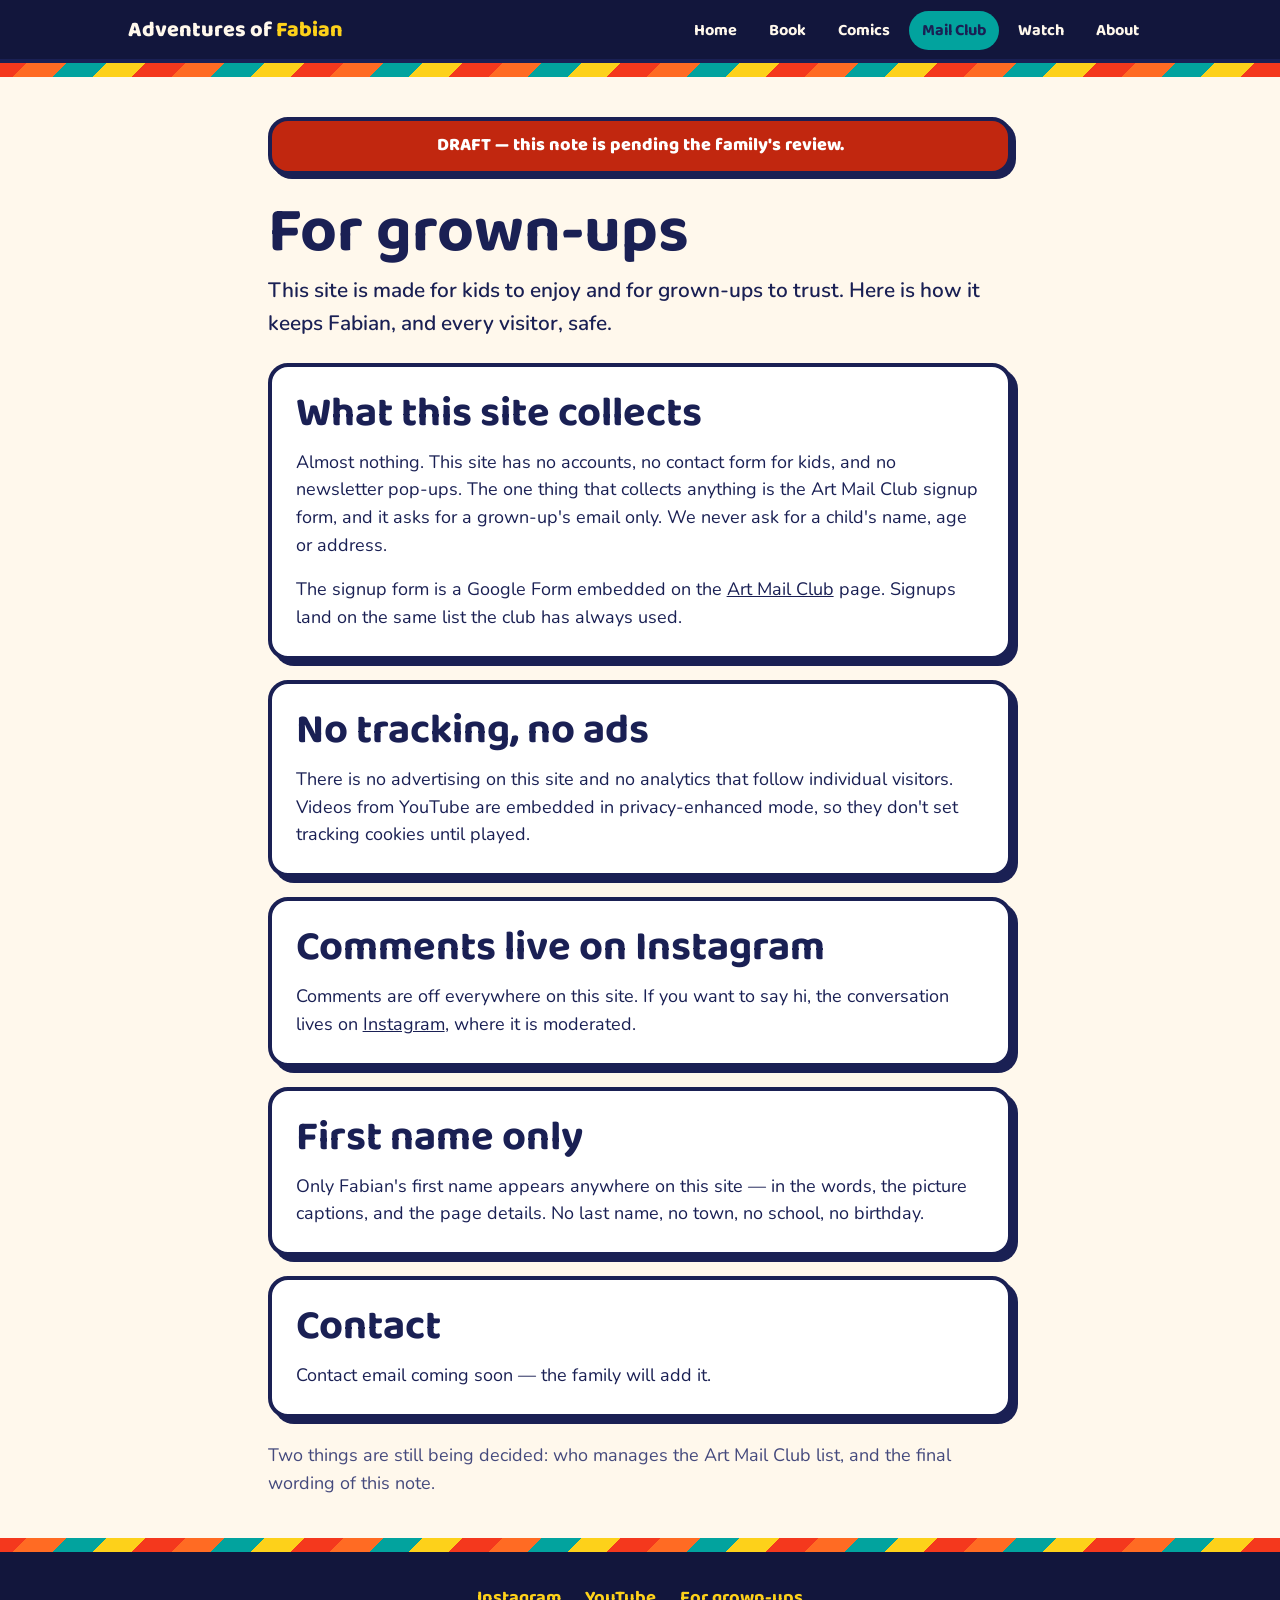
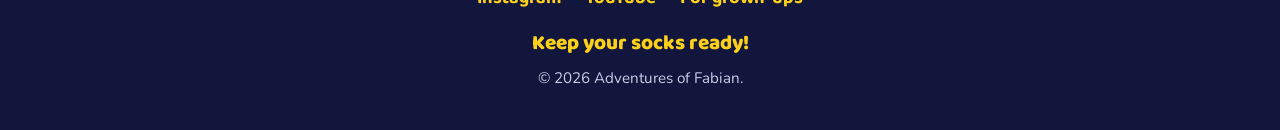
<file: fabian/grown-ups.html>
<!DOCTYPE html>
<html lang="en">
<head>
  <meta charset="utf-8">
  <meta name="viewport" content="width=device-width, initial-scale=1">
  <title>For grown-ups — Adventures of Fabian</title>
  <meta name="description" content="For grown-ups: how Adventures of Fabian keeps kids safe. No kid data, no tracking, no ads.">
  <link rel="preconnect" href="https://fonts.googleapis.com">
  <link rel="preconnect" href="https://fonts.gstatic.com" crossorigin>
  <link href="https://fonts.googleapis.com/css2?family=Baloo+2:wght@600;700;800&family=Nunito:ital,wght@0,400;0,600;0,700;0,800;1,600&display=swap" rel="stylesheet">
  <link rel="stylesheet" href="style.css?v=2">
</head>
<body>
  <header class="site-header">
    <div class="header-inner">
      <a class="brand" href="index.html">Adventures of <span>Fabian</span></a>
      <nav class="nav" aria-label="Main">
        <a href="index.html">Home</a>
        <a href="book.html">Book</a>
        <a href="comics.html">Comics</a>
        <a href="mail-club.html" class="join">Mail Club</a>
        <a href="watch.html">Watch</a>
        <a href="about.html">About</a>
      </nav>
    </div>
  </header>
  <div class="stripe" aria-hidden="true"></div>

  <main>
    <section class="block">
      <div class="wrap" style="max-width: 780px;">
        <div class="draft-banner">DRAFT — this note is pending the family's review.</div>
        <h1>For grown-ups</h1>
        <p class="lede">This site is made for kids to enjoy and for grown-ups to trust. Here is how it keeps Fabian, and every visitor, safe.</p>

        <div class="card" style="margin-top: 1.5rem;">
          <h2>What this site collects</h2>
          <p>Almost nothing. This site has no accounts, no contact form for kids, and no newsletter pop-ups. The one thing that collects anything is the Art Mail Club signup form, and it asks for a grown-up's email only. We never ask for a child's name, age or address.</p>
          <p>The signup form is a Google Form embedded on the <a href="mail-club.html">Art Mail Club</a> page. Signups land on the same list the club has always used.</p>
        </div>

        <div class="card" style="margin-top: 1.25rem;">
          <h2>No tracking, no ads</h2>
          <p>There is no advertising on this site and no analytics that follow individual visitors. Videos from YouTube are embedded in privacy-enhanced mode, so they don't set tracking cookies until played.</p>
        </div>

        <div class="card" style="margin-top: 1.25rem;">
          <h2>Comments live on Instagram</h2>
          <p>Comments are off everywhere on this site. If you want to say hi, the conversation lives on <a href="https://www.instagram.com/adventuresoffabian/" target="_blank" rel="noopener">Instagram</a>, where it is moderated.</p>
        </div>

        <div class="card" style="margin-top: 1.25rem;">
          <h2>First name only</h2>
          <p>Only Fabian's first name appears anywhere on this site — in the words, the picture captions, and the page details. No last name, no town, no school, no birthday.</p>
        </div>

        <div class="card" style="margin-top: 1.25rem;">
          <h2>Contact</h2>
          <p>Contact email coming soon — the family will add it.</p>
        </div>

        <p class="muted" style="margin-top: 1.5rem;">Two things are still being decided: who manages the Art Mail Club list, and the final wording of this note.</p>
      </div>
    </section>
  </main>

  <div class="stripe" aria-hidden="true"></div>
  <footer class="site-footer">
    <div class="wrap">
      <nav class="footer-links" aria-label="Footer">
        <a href="https://www.instagram.com/adventuresoffabian/" target="_blank" rel="noopener">Instagram</a>
        <a href="https://youtube.com/@theadventuresoffabian" target="_blank" rel="noopener">YouTube</a>
        <a href="grown-ups.html">For grown-ups</a>
      </nav>
      <p class="signoff">Keep your socks ready!</p>
      <p class="copyright">&copy; 2026 Adventures of Fabian.</p>
    </div>
  </footer>
</body>
</html>
</file>
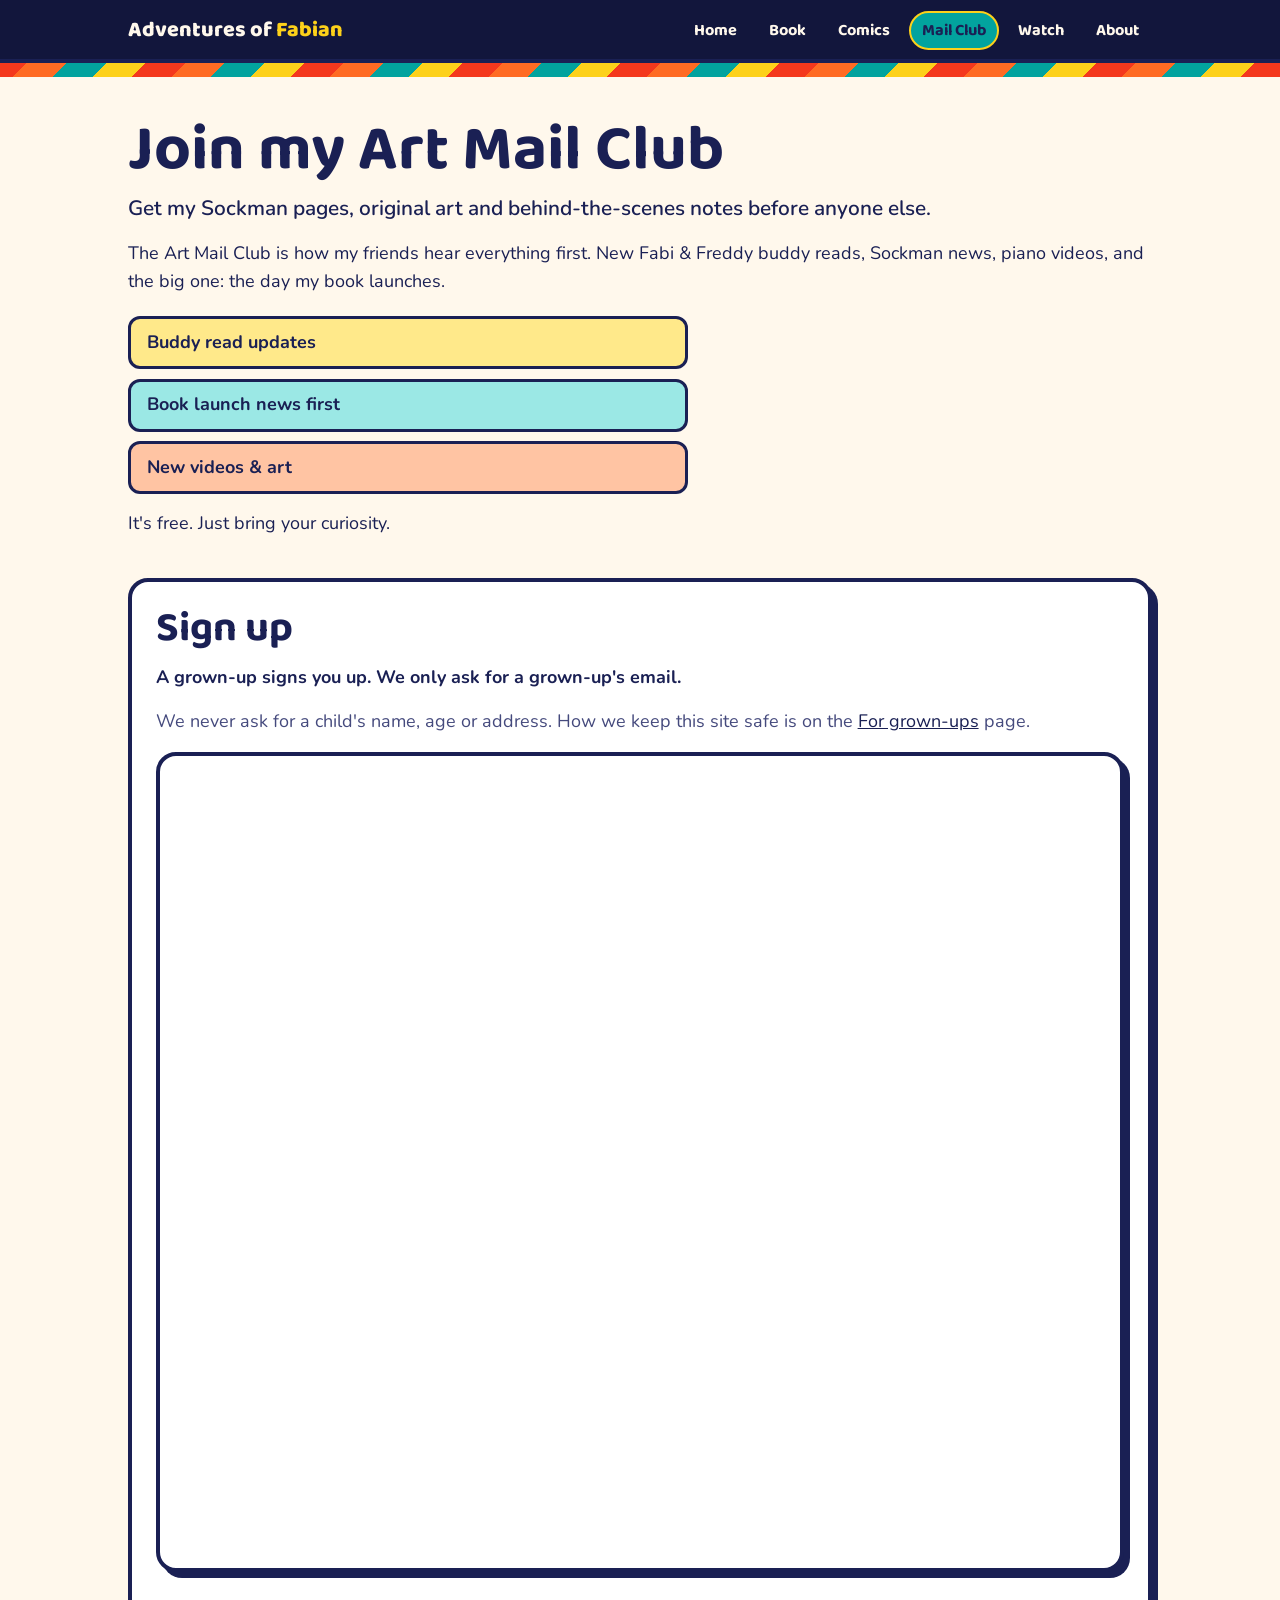
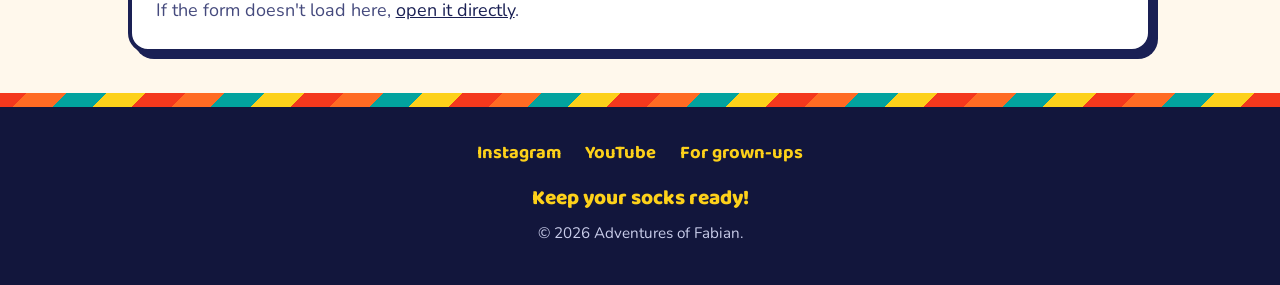
<file: fabian/mail-club.html>
<!DOCTYPE html>
<html lang="en">
<head>
  <meta charset="utf-8">
  <meta name="viewport" content="width=device-width, initial-scale=1">
  <title>Join my Art Mail Club — Adventures of Fabian</title>
  <meta name="description" content="Join Fabian's Art Mail Club: Sockman pages, original art and behind-the-scenes notes before anyone else. A grown-up signs you up.">
  <link rel="preconnect" href="https://fonts.googleapis.com">
  <link rel="preconnect" href="https://fonts.gstatic.com" crossorigin>
  <link href="https://fonts.googleapis.com/css2?family=Baloo+2:wght@600;700;800&family=Nunito:ital,wght@0,400;0,600;0,700;0,800;1,600&display=swap" rel="stylesheet">
  <link rel="stylesheet" href="style.css?v=2">
</head>
<body>
  <header class="site-header">
    <div class="header-inner">
      <a class="brand" href="index.html">Adventures of <span>Fabian</span></a>
      <nav class="nav" aria-label="Main">
        <a href="index.html">Home</a>
        <a href="book.html">Book</a>
        <a href="comics.html">Comics</a>
        <a href="mail-club.html" class="join" aria-current="page">Mail Club</a>
        <a href="watch.html">Watch</a>
        <a href="about.html">About</a>
      </nav>
    </div>
  </header>
  <div class="stripe" aria-hidden="true"></div>

  <main>
    <section class="block">
      <div class="wrap">
        <h1>Join my Art Mail Club</h1>
        <p class="lede">Get my Sockman pages, original art and behind-the-scenes notes before anyone else.</p>
        <p>The Art Mail Club is how my friends hear everything first. New Fabi &amp; Freddy buddy reads, Sockman news, piano videos, and the big one: the day my book launches.</p>

        <ul class="perks" style="max-width: 560px; margin-top: 1.25rem;">
          <li>Buddy read updates</li>
          <li>Book launch news first</li>
          <li>New videos &amp; art</li>
        </ul>
        <p>It's free. Just bring your curiosity.</p>
      </div>
    </section>

    <section class="block" style="padding-top: 0;">
      <div class="wrap">
        <div class="card">
          <h2>Sign up</h2>
          <p><strong>A grown-up signs you up. We only ask for a grown-up's email.</strong></p>
          <p class="muted">We never ask for a child's name, age or address. How we keep this site safe is on the <a href="grown-ups.html">For grown-ups</a> page.</p>
          <iframe class="form-frame" src="https://docs.google.com/forms/d/e/1FAIpQLSf8y_B_z6-zPdR0BM3jtDN-mG1fzaJgKdegzqGkEesKCCtocQ/viewform?embedded=true" title="Art Mail Club signup form" loading="lazy">Loading the signup form…</iframe>
          <p class="muted" style="margin-top: 1rem;">If the form doesn't load here, <a href="https://forms.gle/5cgWfe3NAxSriWoc9" target="_blank" rel="noopener">open it directly</a>.</p>
        </div>
      </div>
    </section>
  </main>

  <div class="stripe" aria-hidden="true"></div>
  <footer class="site-footer">
    <div class="wrap">
      <nav class="footer-links" aria-label="Footer">
        <a href="https://www.instagram.com/adventuresoffabian/" target="_blank" rel="noopener">Instagram</a>
        <a href="https://youtube.com/@theadventuresoffabian" target="_blank" rel="noopener">YouTube</a>
        <a href="grown-ups.html">For grown-ups</a>
      </nav>
      <p class="signoff">Keep your socks ready!</p>
      <p class="copyright">&copy; 2026 Adventures of Fabian.</p>
    </div>
  </footer>
</body>
</html>
</file>
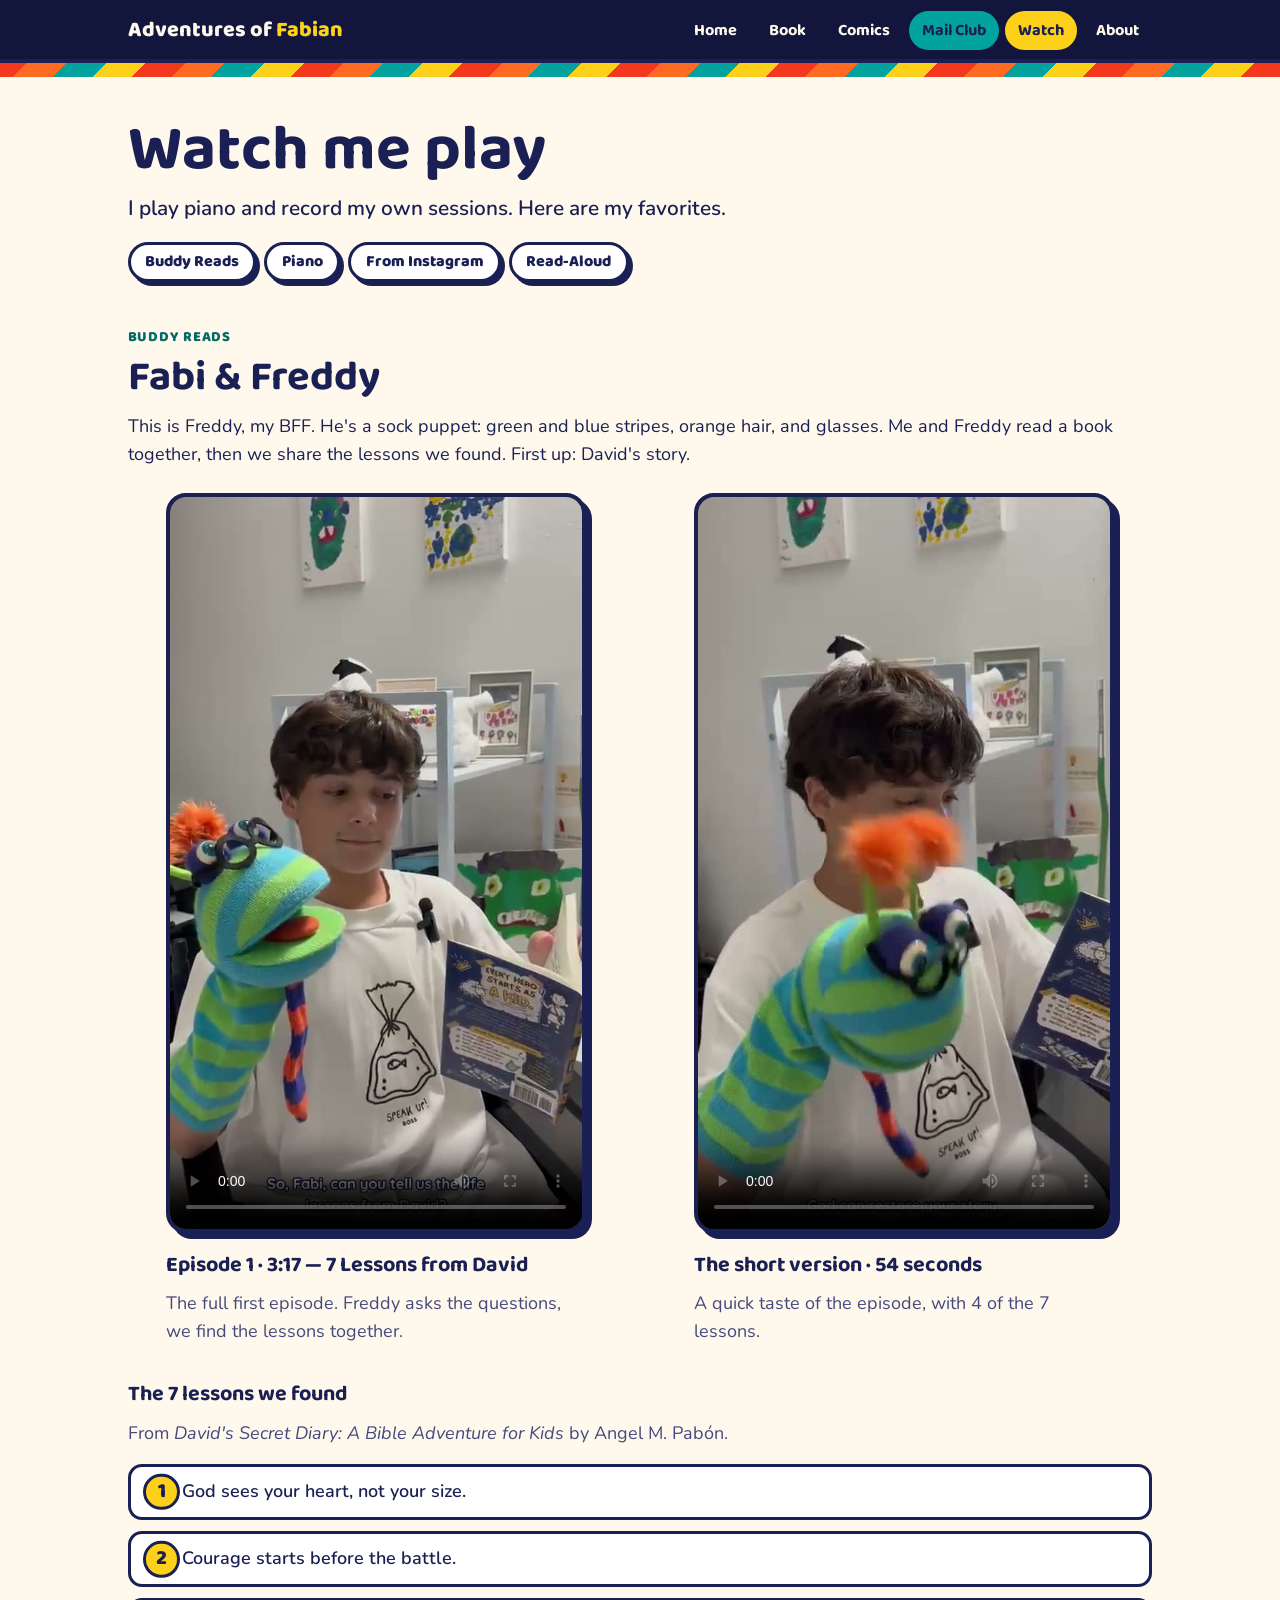
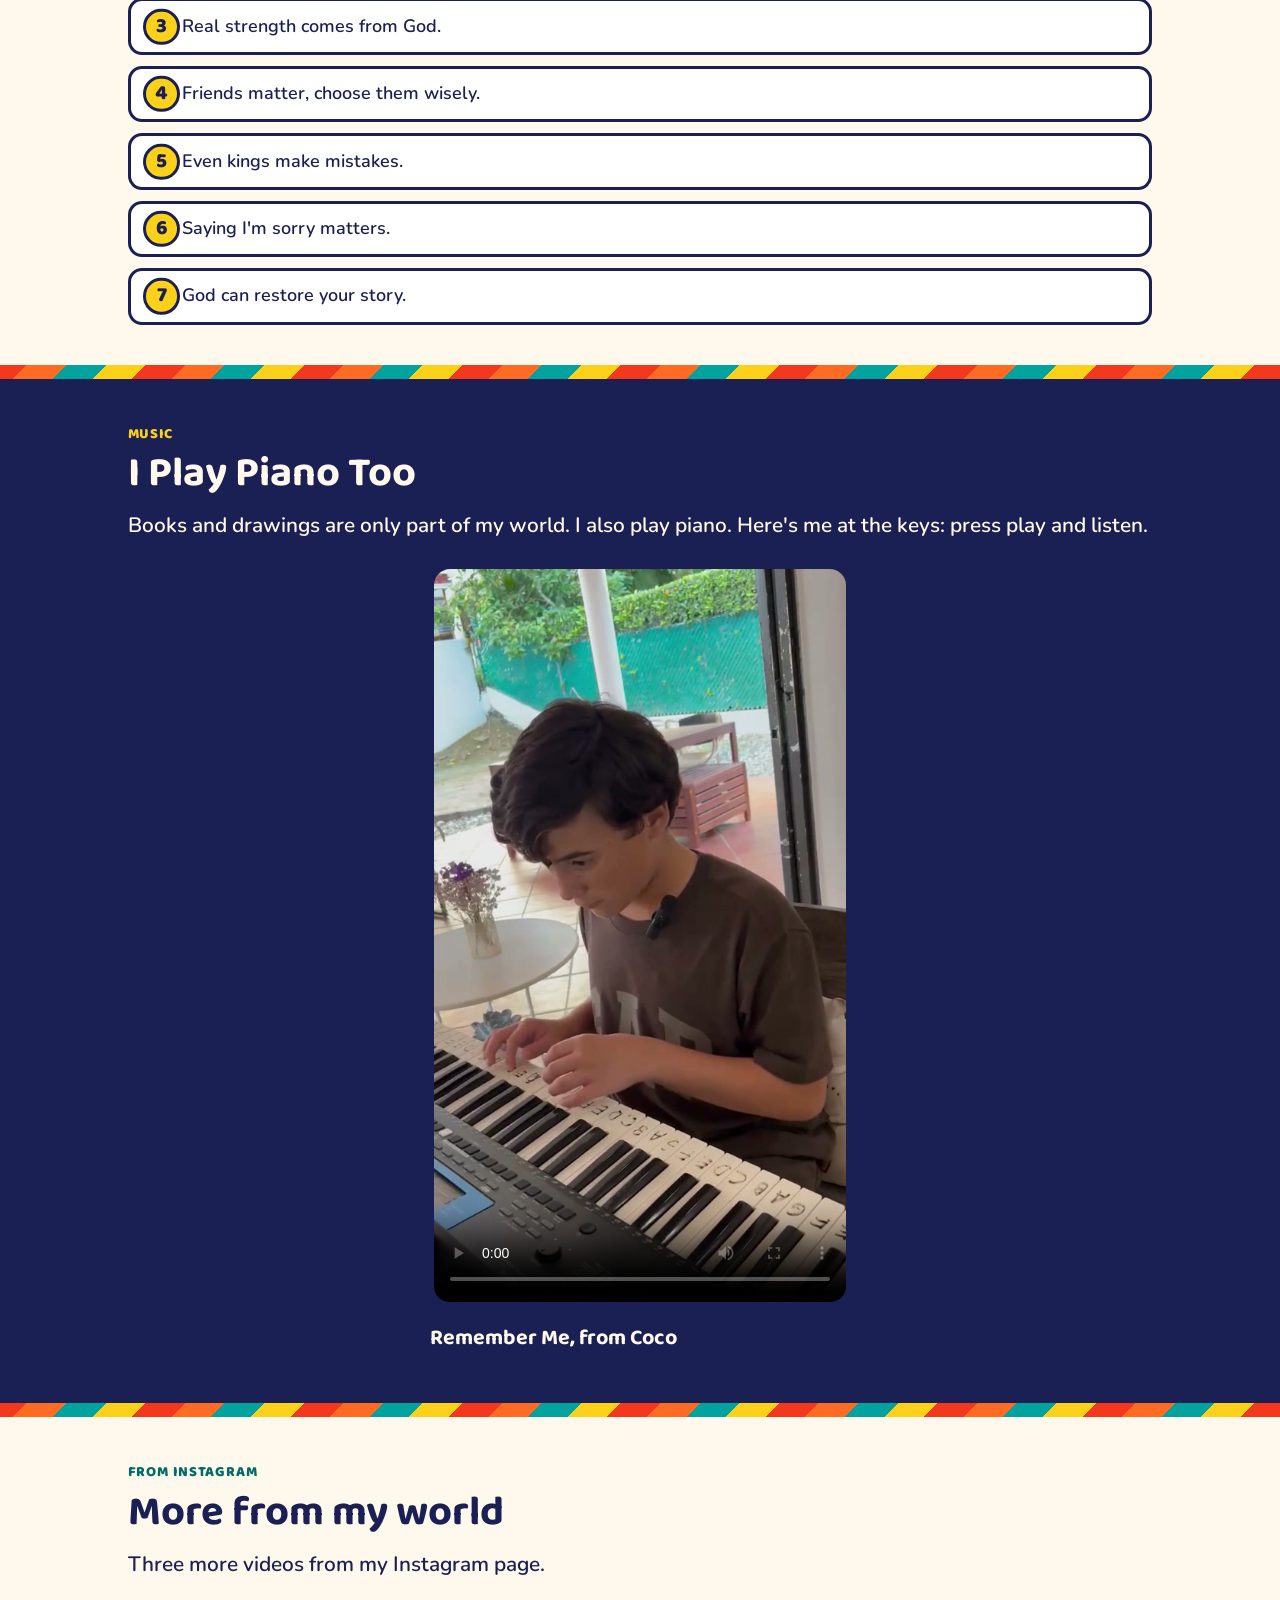
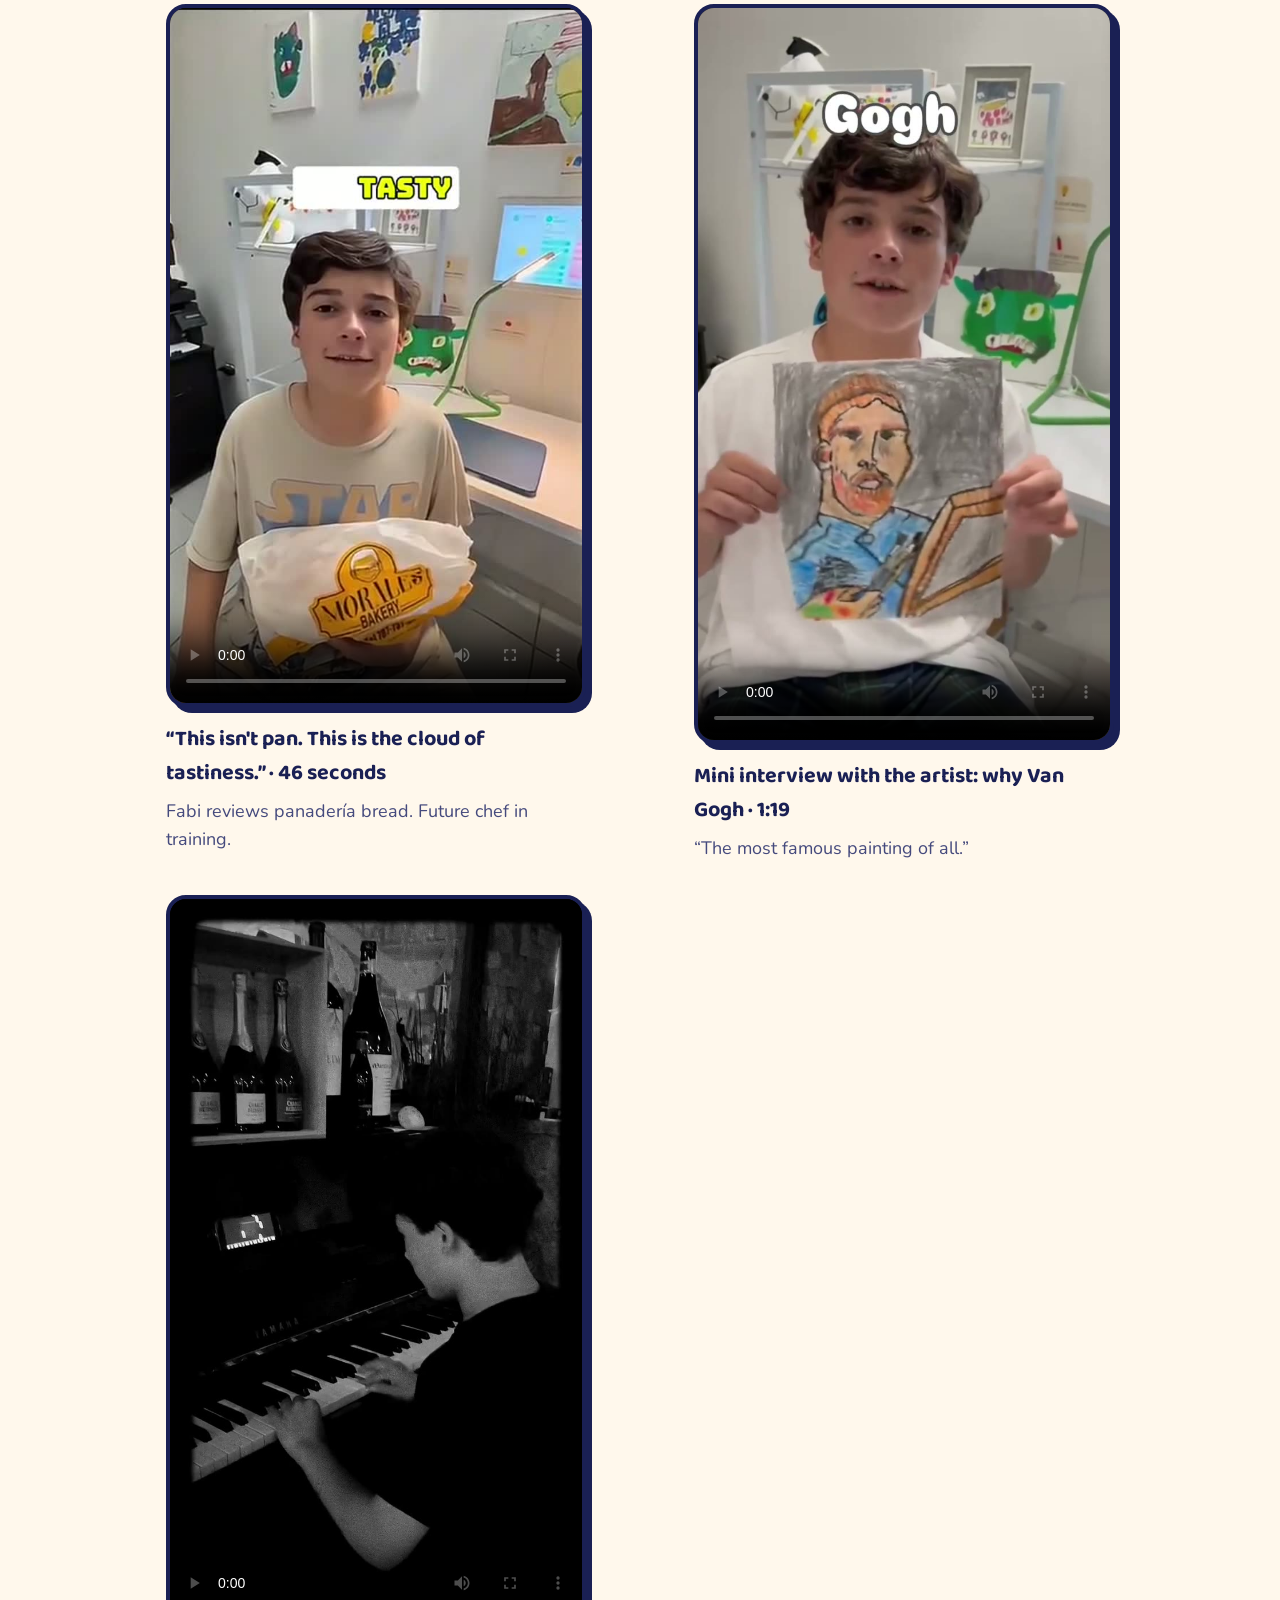
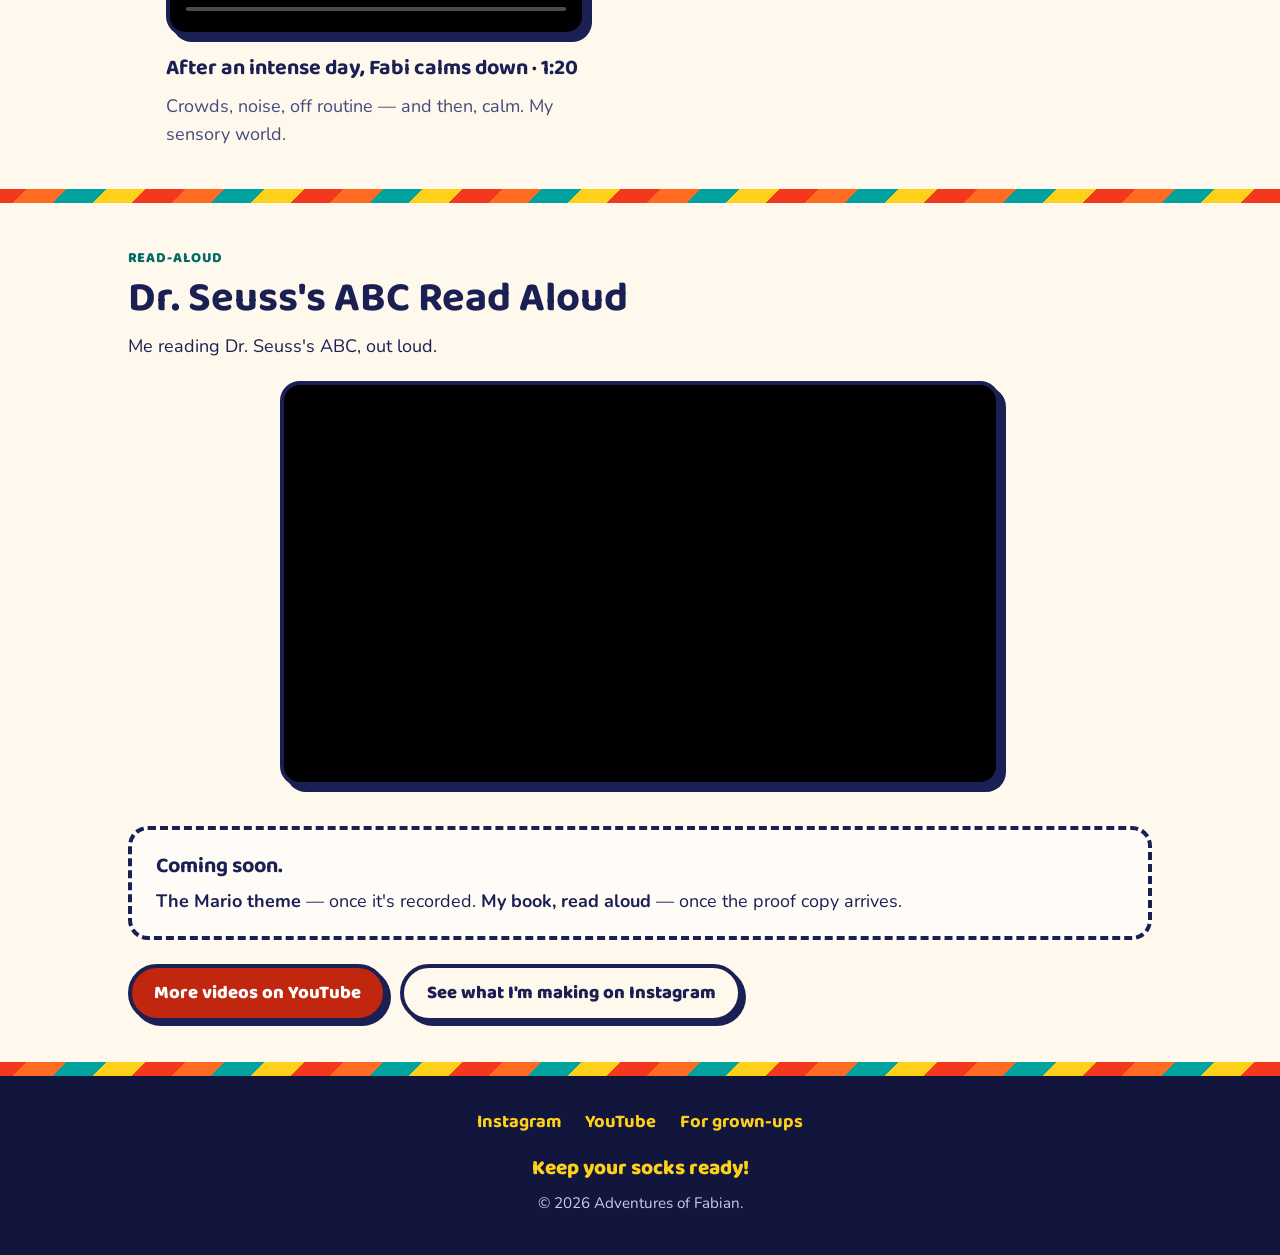
<file: fabian/watch.html>
<!DOCTYPE html>
<html lang="en">
<head>
  <meta charset="utf-8">
  <meta name="viewport" content="width=device-width, initial-scale=1">
  <title>Watch me play — Adventures of Fabian</title>
  <meta name="description" content="Watch Fabian: Fabi & Freddy buddy reads, piano sessions, and read-aloud videos.">
  <link rel="preconnect" href="https://fonts.googleapis.com">
  <link rel="preconnect" href="https://fonts.gstatic.com" crossorigin>
  <link href="https://fonts.googleapis.com/css2?family=Baloo+2:wght@600;700;800&family=Nunito:ital,wght@0,400;0,600;0,700;0,800;1,600&display=swap" rel="stylesheet">
  <link rel="stylesheet" href="style.css?v=2">
</head>
<body>
  <header class="site-header">
    <div class="header-inner">
      <a class="brand" href="index.html">Adventures of <span>Fabian</span></a>
      <nav class="nav" aria-label="Main">
        <a href="index.html">Home</a>
        <a href="book.html">Book</a>
        <a href="comics.html">Comics</a>
        <a href="mail-club.html" class="join">Mail Club</a>
        <a href="watch.html" aria-current="page">Watch</a>
        <a href="about.html">About</a>
      </nav>
    </div>
  </header>
  <div class="stripe" aria-hidden="true"></div>

  <main>
    <section class="block">
      <div class="wrap">
        <h1>Watch me play</h1>
        <p class="lede">I play piano and record my own sessions. Here are my favorites.</p>
        <nav class="jump-nav" aria-label="Jump to a section">
          <a href="#buddy-reads">Buddy Reads</a>
          <a href="#piano">Piano</a>
          <a href="#from-instagram">From Instagram</a>
          <a href="#read-aloud">Read-Aloud</a>
        </nav>
      </div>
    </section>

    <section class="block" id="buddy-reads" style="padding-top: 0;">
      <div class="wrap">
        <span class="kicker">Buddy Reads</span>
        <h2>Fabi &amp; Freddy</h2>
        <p>This is Freddy, my BFF. He's a sock puppet: green and blue stripes, orange hair, and glasses. Me and Freddy read a book together, then we share the lessons we found. First up: David's story.</p>

        <div class="video-grid" style="margin-top: 1.5rem;">
          <div class="video-card">
            <video controls playsinline preload="metadata" poster="assets/poster-episode.jpg">
              <source src="assets/fabi-freddy-episode.mp4" type="video/mp4">
              Your browser can't play this video. You can watch it on <a href="https://youtube.com/@theadventuresoffabian" target="_blank" rel="noopener">YouTube</a> instead.
            </video>
            <h3 style="margin-top: 1rem;">Episode 1 · 3:17 — 7 Lessons from David</h3>
            <p class="muted">The full first episode. Freddy asks the questions, we find the lessons together.</p>
          </div>
          <div class="video-card">
            <video controls playsinline preload="metadata" poster="assets/poster-short.jpg">
              <source src="assets/fabi-freddy-short.mp4" type="video/mp4">
              Your browser can't play this video. You can watch it on <a href="https://youtube.com/@theadventuresoffabian" target="_blank" rel="noopener">YouTube</a> instead.
            </video>
            <h3 style="margin-top: 1rem;">The short version · 54 seconds</h3>
            <p class="muted">A quick taste of the episode, with 4 of the 7 lessons.</p>
          </div>
        </div>

        <h3 style="margin-top: 2rem;">The 7 lessons we found</h3>
        <p class="muted">From <em>David's Secret Diary: A Bible Adventure for Kids</em> by Angel M. Pabón.</p>
        <ol class="lessons" style="margin-top: 1rem;">
          <li>God sees your heart, not your size.</li>
          <li>Courage starts before the battle.</li>
          <li>Real strength comes from God.</li>
          <li>Friends matter, choose them wisely.</li>
          <li>Even kings make mistakes.</li>
          <li>Saying I'm sorry matters.</li>
          <li>God can restore your story.</li>
        </ol>
      </div>
    </section>

    <div class="stripe" aria-hidden="true"></div>

    <section class="block indigo" id="piano">
      <div class="wrap">
        <span class="kicker" style="color: var(--yellow);">Music</span>
        <h2>I Play Piano Too</h2>
        <p class="lede">Books and drawings are only part of my world. I also play piano. Here's me at the keys: press play and listen.</p>
        <div class="video-card" style="margin-top: 1.5rem;">
          <video controls playsinline preload="metadata" poster="assets/poster-piano.jpg">
            <source src="assets/piano-remember-me.mp4" type="video/mp4">
            Your browser can't play this video. You can watch my videos on <a href="https://youtube.com/@theadventuresoffabian" target="_blank" rel="noopener">YouTube</a> instead.
          </video>
          <h3 style="margin-top: 1rem;">Remember Me, from Coco</h3>
        </div>
      </div>
    </section>

    <div class="stripe" aria-hidden="true"></div>

    <section class="block" id="from-instagram">
      <div class="wrap">
        <span class="kicker">From Instagram</span>
        <h2>More from my world</h2>
        <p class="lede">Three more videos from my Instagram page.</p>
        <div class="video-grid" style="margin-top: 1.5rem;">
          <div class="video-card">
            <video controls playsinline preload="metadata" poster="assets/poster-ig-panaderia.jpg">
              <source src="assets/ig-panaderia.mp4" type="video/mp4">
              Your browser can't play this video. You can watch it on <a href="https://www.instagram.com/adventuresoffabian/" target="_blank" rel="noopener">Instagram</a> instead.
            </video>
            <h3 style="margin-top: 1rem;">&ldquo;This isn't pan. This is the cloud of tastiness.&rdquo; · 46 seconds</h3>
            <p class="muted">Fabi reviews panadería bread. Future chef in training.</p>
          </div>
          <div class="video-card">
            <video controls playsinline preload="metadata" poster="assets/poster-ig-van-gogh.jpg">
              <source src="assets/ig-van-gogh.mp4" type="video/mp4">
              Your browser can't play this video. You can watch it on <a href="https://www.instagram.com/adventuresoffabian/" target="_blank" rel="noopener">Instagram</a> instead.
            </video>
            <h3 style="margin-top: 1rem;">Mini interview with the artist: why Van Gogh · 1:19</h3>
            <p class="muted">&ldquo;The most famous painting of all.&rdquo;</p>
          </div>
          <div class="video-card">
            <video controls playsinline preload="metadata" poster="assets/poster-ig-calming.jpg">
              <source src="assets/ig-calming.mp4" type="video/mp4">
              Your browser can't play this video. You can watch it on <a href="https://www.instagram.com/adventuresoffabian/" target="_blank" rel="noopener">Instagram</a> instead.
            </video>
            <h3 style="margin-top: 1rem;">After an intense day, Fabi calms down · 1:20</h3>
            <p class="muted">Crowds, noise, off routine — and then, calm. My sensory world.</p>
          </div>
        </div>
      </div>
    </section>

    <div class="stripe" aria-hidden="true"></div>

    <section class="block" id="read-aloud">
      <div class="wrap">
        <span class="kicker">Read-aloud</span>
        <h2>Dr. Seuss's ABC Read Aloud</h2>
        <p>Me reading Dr. Seuss's ABC, out loud.</p>
        <div class="yt-wrap" style="margin-top: 1.25rem;">
          <iframe src="https://www.youtube-nocookie.com/embed/1Y5cUae5xKg" title="Dr. Seuss's ABC Read Aloud" loading="lazy" allow="accelerometer; autoplay; clipboard-write; encrypted-media; gyroscope; picture-in-picture; web-share" allowfullscreen></iframe>
        </div>
      </div>
    </section>

    <section class="block" style="padding-top: 0;">
      <div class="wrap">
        <div class="coming-soon">
          <h3>Coming soon.</h3>
          <p><strong>The Mario theme</strong> — once it's recorded. <strong>My book, read aloud</strong> — once the proof copy arrives.</p>
        </div>
        <div class="btn-row" style="margin-top: 1.5rem;">
          <a class="btn red" href="https://youtube.com/@theadventuresoffabian" target="_blank" rel="noopener">More videos on YouTube</a>
          <a class="btn cream" href="https://www.instagram.com/adventuresoffabian/" target="_blank" rel="noopener">See what I'm making on Instagram</a>
        </div>
      </div>
    </section>
  </main>

  <div class="stripe" aria-hidden="true"></div>
  <footer class="site-footer">
    <div class="wrap">
      <nav class="footer-links" aria-label="Footer">
        <a href="https://www.instagram.com/adventuresoffabian/" target="_blank" rel="noopener">Instagram</a>
        <a href="https://youtube.com/@theadventuresoffabian" target="_blank" rel="noopener">YouTube</a>
        <a href="grown-ups.html">For grown-ups</a>
      </nav>
      <p class="signoff">Keep your socks ready!</p>
      <p class="copyright">&copy; 2026 Adventures of Fabian.</p>
    </div>
  </footer>
</body>
</html>
</file>
<file: fabian/style.css>
/* Adventures of Fabian — shared styles
   Brand system from the fabian-s-website base: indigo / yellow / teal /
   red / orange / cream, Baloo 2 headings + Nunito body, thick indigo
   borders, hard offset shadows, sock-stripe dividers. */

:root {
  --indigo: #1a2054;
  --indigo-deep: #12163c;
  --yellow: #fdd11a;
  --orange: #ff6b23;
  --teal: #02a39e;
  --teal-dark: #016b67; /* text on light grounds: 6.0:1 on cream (teal was 2.9:1) */
  --red: #f4381d;
  --red-dark: #c1270f; /* white text on it: 5.9:1 (red was 3.9:1) */
  --cream: #fff8ec;
  --card: #ffffff;
  --muted: #454a7d;
  --ink: #1a2054;
  --chip-teal: #7fe3df;
  --chip-peach: #ffb287;
  --chip-pink: #ff9d8f;
  --perk-yellow: #ffe98a;
  --perk-teal: #9be8e5;
  --perk-peach: #ffc4a3;
  --shadow: 6px 6px 0 var(--indigo);
  --shadow-sm: 4px 4px 0 var(--indigo);
  --radius: 20px;
  --max: 1060px;
}

* { box-sizing: border-box; }

html { scroll-behavior: smooth; }

body {
  margin: 0;
  background: var(--cream);
  color: var(--ink);
  font-family: "Nunito", system-ui, -apple-system, "Segoe UI", sans-serif;
  font-size: 1.125rem;
  line-height: 1.55;
}

h1, h2, h3, .btn, .kicker, .chip, .nav a, .brand {
  font-family: "Baloo 2", "Nunito", system-ui, sans-serif;
}

h1 { font-size: clamp(2.4rem, 7vw, 4rem); line-height: 1.05; margin: 0 0 .5rem; }
h2 { font-size: clamp(1.8rem, 5vw, 2.6rem); line-height: 1.1; margin: 0 0 .75rem; }
h3 { font-size: 1.35rem; margin: 0 0 .5rem; }
p { margin: 0 0 1rem; }
p:last-child { margin-bottom: 0; }

a { color: var(--indigo); }
a:focus-visible, button:focus-visible, summary:focus-visible {
  outline: 4px solid var(--orange);
  outline-offset: 2px;
}

.wrap { max-width: var(--max); margin: 0 auto; padding: 0 1.1rem; }

/* Sock-stripe divider: repeating red / yellow / teal / orange bands */
.stripe {
  height: 14px;
  background: repeating-linear-gradient(
    -45deg,
    var(--red) 0 28px,
    var(--yellow) 28px 56px,
    var(--teal) 56px 84px,
    var(--orange) 84px 112px
  );
}

/* ---------- Header + nav ---------- */
.site-header {
  background: var(--indigo-deep);
  color: var(--cream);
  position: sticky;
  top: 0;
  z-index: 50;
  border-bottom: 4px solid var(--indigo);
}
.header-inner {
  max-width: var(--max);
  margin: 0 auto;
  padding: .7rem 1.1rem .55rem;
  display: flex;
  flex-wrap: wrap;
  align-items: center;
  gap: .4rem 1.25rem;
}
.brand {
  color: var(--cream);
  text-decoration: none;
  font-weight: 800;
  font-size: 1.35rem;
  line-height: 1.1;
  white-space: nowrap;
}
.brand span { color: var(--yellow); }
.nav {
  display: flex;
  gap: .35rem;
  flex-wrap: wrap;
  margin-left: auto;
}
.nav a {
  color: var(--cream);
  text-decoration: none;
  font-weight: 700;
  font-size: 1.02rem;
  padding: .3rem .7rem;
  border-radius: 999px;
  border: 2px solid transparent;
  white-space: nowrap;
}
.nav a:hover { background: rgba(255, 255, 255, .12); }
.nav a[aria-current="page"] {
  background: var(--yellow);
  color: var(--indigo);
  border-color: var(--yellow);
}
.nav a.join { background: var(--teal); color: var(--indigo); }
.nav a.join:hover { background: #00b5af; }

/* On phones the two-row header would eat ~110px of sticky viewport —
   let it scroll away; the sticky bar stays on desktop. */
@media (max-width: 759px) {
  .site-header { position: static; }
  .header-inner { padding: .6rem 1.1rem .5rem; }
}

/* ---------- Hero / sections ---------- */
.hero {
  background: linear-gradient(160deg, var(--indigo) 0%, var(--indigo-deep) 100%);
  color: var(--cream);
  padding: 2.5rem 0 2.75rem;
}
.hero .yellow { color: var(--yellow); }
.hero a.handle { color: var(--yellow); font-weight: 700; }
.hero-grid {
  display: grid;
  gap: 1.75rem;
  align-items: center;
}
@media (min-width: 760px) {
  .hero-grid { grid-template-columns: 1.15fr .85fr; }
}
.hero-photo {
  width: min(100%, 340px);
  aspect-ratio: 4 / 5;
  object-fit: cover;
  object-position: center 30%;
  margin: 0 auto;
  border: 5px solid var(--indigo);
  border-radius: var(--radius);
  box-shadow: 8px 8px 0 rgba(0, 0, 0, .35);
  transform: rotate(2.5deg);
  display: block;
}
.lede { font-size: 1.3rem; font-weight: 600; }
.tagline {
  display: inline-block;
  margin-top: .5rem;
  background: var(--yellow);
  color: var(--indigo);
  font-family: "Baloo 2", sans-serif;
  font-weight: 800;
  font-size: 1.15rem;
  padding: .35rem .9rem;
  border: 3px solid var(--indigo);
  border-radius: 999px;
  box-shadow: var(--shadow-sm);
  transform: rotate(-1deg);
}
@media (max-width: 480px) {
  .tagline { font-size: 1.02rem; }
}

.chips { display: flex; flex-wrap: wrap; gap: .5rem; margin: 1.1rem 0 1.25rem; }
.chip {
  font-weight: 800;
  font-size: .95rem;
  padding: .25rem .8rem;
  border: 3px solid var(--indigo);
  border-radius: 999px;
  color: var(--indigo);
}
.chip:nth-child(4n+1) { background: var(--chip-teal); }
.chip:nth-child(4n+2) { background: var(--chip-peach); }
.chip:nth-child(4n+3) { background: var(--chip-pink); }
.chip:nth-child(4n+4) { background: var(--perk-yellow); }

section.block { padding: 2.5rem 0; }
section.block.yellow { background: var(--yellow); }
section.block.indigo { background: var(--indigo); color: var(--cream); }
section.block.indigo h2, section.block.indigo h3 { color: var(--cream); }
section.block.indigo .muted { color: #c9cdea; }

.kicker {
  display: inline-block;
  font-weight: 800;
  letter-spacing: .06em;
  text-transform: uppercase;
  font-size: .9rem;
  margin-bottom: .4rem;
  color: var(--teal-dark);
}
.muted { color: var(--muted); }

/* ---------- Cards + buttons ---------- */
.card {
  background: var(--card);
  border: 4px solid var(--indigo);
  border-radius: var(--radius);
  box-shadow: var(--shadow);
  padding: 1.5rem;
}
.card.lift { transition: transform .15s ease, box-shadow .15s ease; }
.card.lift:hover { transform: translateY(-4px); box-shadow: 8px 10px 0 var(--indigo); }

.btn {
  display: inline-block;
  font-weight: 800;
  font-size: 1.15rem;
  text-decoration: none;
  text-align: center;
  padding: .7rem 1.4rem;
  border: 4px solid var(--indigo);
  border-radius: 999px;
  box-shadow: var(--shadow-sm);
  cursor: pointer;
  transition: transform .12s ease, box-shadow .12s ease;
}
.btn:hover { transform: translateY(-2px); box-shadow: 6px 6px 0 var(--indigo); }
.btn:active { transform: translateY(1px); box-shadow: 2px 2px 0 var(--indigo); }
.btn.yellow { background: var(--yellow); color: var(--indigo); }
.btn.teal { background: var(--teal); color: var(--indigo); }
.btn.red { background: var(--red-dark); color: #fff; }
.btn.orange { background: var(--orange); color: var(--indigo); }
.btn.cream { background: var(--cream); color: var(--indigo); }
.btn.ghost {
  background: transparent;
  color: var(--cream);
  border-color: var(--cream);
  box-shadow: 4px 4px 0 rgba(0, 0, 0, .35);
}
.btn-row { display: flex; flex-wrap: wrap; gap: .8rem; margin-top: 1.1rem; }

.btn-grid {
  display: grid;
  gap: 1rem;
  grid-template-columns: 1fr;
}
@media (min-width: 620px) {
  .btn-grid { grid-template-columns: 1fr 1fr; }
}
.btn-grid .btn {
  font-size: 1.3rem;
  padding: 1.1rem 1rem;
}

.badge {
  display: inline-block;
  font-family: "Baloo 2", sans-serif;
  font-weight: 800;
  background: var(--red-dark);
  color: #fff;
  border: 3px solid var(--indigo);
  border-radius: 999px;
  padding: .2rem .9rem;
  box-shadow: var(--shadow-sm);
  transform: rotate(-2deg);
}

.coming-soon {
  border: 4px dashed var(--indigo);
  border-radius: var(--radius);
  padding: 1.25rem 1.5rem;
  background: rgba(255, 255, 255, .6);
}
.coming-soon h3 { margin-bottom: .25rem; }

/* ---------- Media ---------- */
figure { margin: 0; }
img { max-width: 100%; height: auto; }
.framed {
  border: 4px solid var(--indigo);
  border-radius: var(--radius);
  box-shadow: var(--shadow);
  display: block;
}
.framed.rotate { transform: rotate(-2deg); }
figcaption {
  font-family: "Baloo 2", sans-serif;
  font-weight: 700;
  text-align: center;
  margin-top: .7rem;
  color: var(--muted);
}

.media-grid {
  display: grid;
  gap: 1.75rem;
  align-items: start;
}
@media (min-width: 760px) {
  .media-grid { grid-template-columns: .9fr 1.1fr; align-items: center; }
  .media-grid.flip { grid-template-columns: 1.1fr .9fr; }
}
.media-grid img { width: 100%; }

.video-card { max-width: 420px; margin: 0 auto; }
video {
  width: 100%;
  display: block;
  border: 4px solid var(--indigo);
  border-radius: var(--radius);
  box-shadow: var(--shadow);
  background: #000;
  color: #fff8ec; /* fallback text, shown only if the video cannot play */
}
video a { color: var(--yellow); }
.video-grid {
  display: grid;
  gap: 2rem;
  grid-template-columns: 1fr;
}
@media (min-width: 760px) {
  .video-grid { grid-template-columns: 1fr 1fr; }
}
.video-grid .span { grid-column: 1 / -1; }

.yt-wrap {
  position: relative;
  width: 100%;
  max-width: 720px;
  margin: 0 auto;
  aspect-ratio: 16 / 9;
  border: 4px solid var(--indigo);
  border-radius: var(--radius);
  box-shadow: var(--shadow);
  overflow: hidden;
  background: #000;
}
.yt-wrap iframe {
  position: absolute;
  inset: 0;
  width: 100%;
  height: 100%;
  border: 0;
}

/* ---------- Carousel ---------- */
.carousel { position: relative; max-width: 480px; margin-inline: auto; }
.carousel-track {
  display: flex;
  gap: 1.25rem;
  overflow-x: auto;
  scroll-snap-type: x mandatory;
  scroll-behavior: smooth;
  padding: .5rem .5rem 1rem;
  -webkit-overflow-scrolling: touch;
  align-items: flex-start;
  transition: height .25s ease;
}
.carousel-track figure {
  flex: 0 0 100%;
  scroll-snap-align: start;
}
.carousel-track img {
  width: 100%;
  border: 4px solid var(--indigo);
  border-radius: var(--radius);
  box-shadow: var(--shadow);
}
.carousel-controls {
  display: flex;
  align-items: center;
  justify-content: center;
  gap: 1rem;
  margin-top: .5rem;
}
.carousel-btn {
  font-family: "Baloo 2", sans-serif;
  font-weight: 800;
  font-size: 1.1rem;
  background: var(--yellow);
  color: var(--indigo);
  border: 4px solid var(--indigo);
  border-radius: 999px;
  box-shadow: var(--shadow-sm);
  padding: .4rem 1.1rem;
  cursor: pointer;
  white-space: nowrap;
  flex-shrink: 0;
}
.carousel-btn:hover { transform: translateY(-2px); }
.carousel-btn:disabled { opacity: .6; cursor: default; transform: none; }
.dots { display: flex; gap: .6rem; }
.dot {
  width: 22px;
  height: 22px;
  border-radius: 50%;
  border: 3px solid var(--indigo);
  background: #fff;
  cursor: pointer;
  padding: 0;
}
.dot[aria-current="true"] { background: var(--teal); }

/* ---------- Jump nav (Watch page) ---------- */
.jump-nav { display: flex; flex-wrap: wrap; gap: .5rem; margin-top: 1.1rem; }
.jump-nav a {
  font-family: "Baloo 2", sans-serif;
  font-weight: 800;
  font-size: 1rem;
  color: var(--indigo);
  background: #fff;
  border: 3px solid var(--indigo);
  border-radius: 999px;
  padding: .3rem .9rem;
  text-decoration: none;
  box-shadow: var(--shadow-sm);
}
.jump-nav a:hover { background: var(--yellow); }
section[id] { scroll-margin-top: 90px; }

/* Freddy portrait on Home: capped so it never dominates the section */
.freddy-photo {
  width: min(100%, 280px);
  margin: 0 auto;
  box-shadow: 8px 8px 0 rgba(0, 0, 0, .35);
}

/* ---------- Lists ---------- */
.lessons {
  list-style: none;
  counter-reset: lesson;
  padding: 0;
  margin: 0;
  display: grid;
  gap: .7rem;
}
.lessons li {
  counter-increment: lesson;
  background: var(--card);
  border: 3px solid var(--indigo);
  border-radius: 14px;
  padding: .7rem 1rem .7rem 3.2rem;
  position: relative;
  font-weight: 600;
}
.lessons li::before {
  content: counter(lesson);
  position: absolute;
  left: .8rem;
  top: 50%;
  transform: translateY(-50%);
  font-family: "Baloo 2", sans-serif;
  font-weight: 800;
  font-size: 1.3rem;
  background: var(--yellow);
  color: var(--indigo);
  width: 1.9rem;
  height: 1.9rem;
  line-height: 1.9rem;
  text-align: center;
  border: 3px solid var(--indigo);
  border-radius: 50%;
}

.perks { list-style: none; padding: 0; margin: 0 0 1rem; display: grid; gap: .6rem; }
.perks li {
  font-weight: 700;
  color: var(--indigo); /* explicit: pastel grounds stay light in dark mode */
  padding: .6rem 1rem;
  border: 3px solid var(--indigo);
  border-radius: 12px;
}
.perks li:nth-child(3n+1) { background: var(--perk-yellow); }
.perks li:nth-child(3n+2) { background: var(--perk-teal); }
.perks li:nth-child(3n+3) { background: var(--perk-peach); }

.form-frame {
  width: 100%;
  height: 820px;
  border: 4px solid var(--indigo);
  border-radius: var(--radius);
  box-shadow: var(--shadow);
  background: #fff;
  color: var(--indigo); /* fallback text, shown only if the form cannot load */
}

.price-row { display: flex; flex-wrap: wrap; gap: 1rem; margin: 1.1rem 0; }
.price-card {
  flex: 1 1 200px;
  background: var(--card);
  border: 4px solid var(--indigo);
  border-radius: var(--radius);
  box-shadow: var(--shadow-sm);
  padding: 1rem 1.25rem;
  text-align: center;
}
.price-card .format { font-family: "Baloo 2", sans-serif; font-weight: 800; font-size: 1.2rem; }
.price-card .price { font-family: "Baloo 2", sans-serif; font-weight: 800; font-size: 1.9rem; color: var(--teal-dark); }

.prompt-line {
  font-family: "Baloo 2", sans-serif;
  font-weight: 800;
  font-size: 1.35rem;
  text-align: center;
  color: var(--indigo); /* explicit: yellow ground stays light in dark mode */
  background: var(--perk-yellow);
  border: 4px solid var(--indigo);
  border-radius: var(--radius);
  box-shadow: var(--shadow);
  padding: 1.25rem 1.5rem;
  transform: rotate(-.6deg);
}
.prompt-line a { color: var(--indigo); }

.draft-banner {
  background: var(--red-dark);
  color: #fff;
  font-family: "Baloo 2", sans-serif;
  font-weight: 800;
  text-align: center;
  padding: .7rem 1rem;
  border: 4px solid var(--indigo);
  border-radius: var(--radius);
  box-shadow: var(--shadow-sm);
  margin-bottom: 1.5rem;
}

/* ---------- Footer ---------- */
.site-footer {
  background: var(--indigo-deep);
  color: var(--cream);
  padding: 2rem 0 2.5rem;
  text-align: center;
}
.site-footer a { color: var(--yellow); font-weight: 700; }
.footer-links {
  display: flex;
  flex-wrap: wrap;
  justify-content: center;
  gap: .6rem 1.5rem;
  margin-bottom: 1rem;
  font-family: "Baloo 2", sans-serif;
  font-weight: 700;
  font-size: 1.15rem;
}
.footer-links a { text-decoration: none; }
.footer-links a:hover { text-decoration: underline; }
.signoff {
  font-family: "Baloo 2", sans-serif;
  font-weight: 800;
  font-size: 1.3rem;
  color: var(--yellow);
  margin-bottom: .4rem;
}
.copyright { color: #c9cdea; font-size: .95rem; margin: 0; }

/* ---------- Dark mode (base site parity) ---------- */
@media (prefers-color-scheme: dark) {
  :root {
    --cream: #12163c;
    --card: #1e2563;
    --ink: #fff8ec;
    --muted: #c9cdea;
    --shadow: 6px 6px 0 #fdd11a;
    --shadow-sm: 4px 4px 0 #fdd11a;
  }
  .chip, .tagline { color: var(--indigo); }
  /* Light grounds keep dark text; dark grounds get light text — nothing
     inherits the flipped body ink across a mismatched background. */
  .kicker { color: var(--chip-teal); }
  .price-card .price { color: var(--chip-teal); }
  .btn.cream { background: #fff8ec; color: var(--indigo); }
  a { color: var(--yellow); }
  /* Text on grounds that do NOT flip in dark mode keeps a fixed light
     color: var(--cream) flips dark, so it can never be used for text on
     the header, hero, indigo sections, footer, or the ghost button. */
  .site-header, .brand, .nav a, .hero,
  section.block.indigo, section.block.indigo h2, section.block.indigo h3,
  .site-footer { color: #fff8ec; }
  .btn.ghost { color: #fff8ec; border-color: #fff8ec; }
  section.block.yellow figcaption { color: #fff8ec; }
  .coming-soon { background: rgba(255, 255, 255, .08); }
  section.block.yellow { background: #8a6d00; }
  section.block.yellow h2, section.block.yellow p { color: #fff8ec; }
}

/* ---------- Reduced motion ---------- */
@media (prefers-reduced-motion: reduce) {
  html { scroll-behavior: auto; }
  *, *::before, *::after {
    transition: none !important;
    animation: none !important;
  }
  .hero-photo, .tagline, .badge, .prompt-line, .framed.rotate { transform: none !important; }
  .carousel-track { scroll-behavior: auto; }
}
</file>
